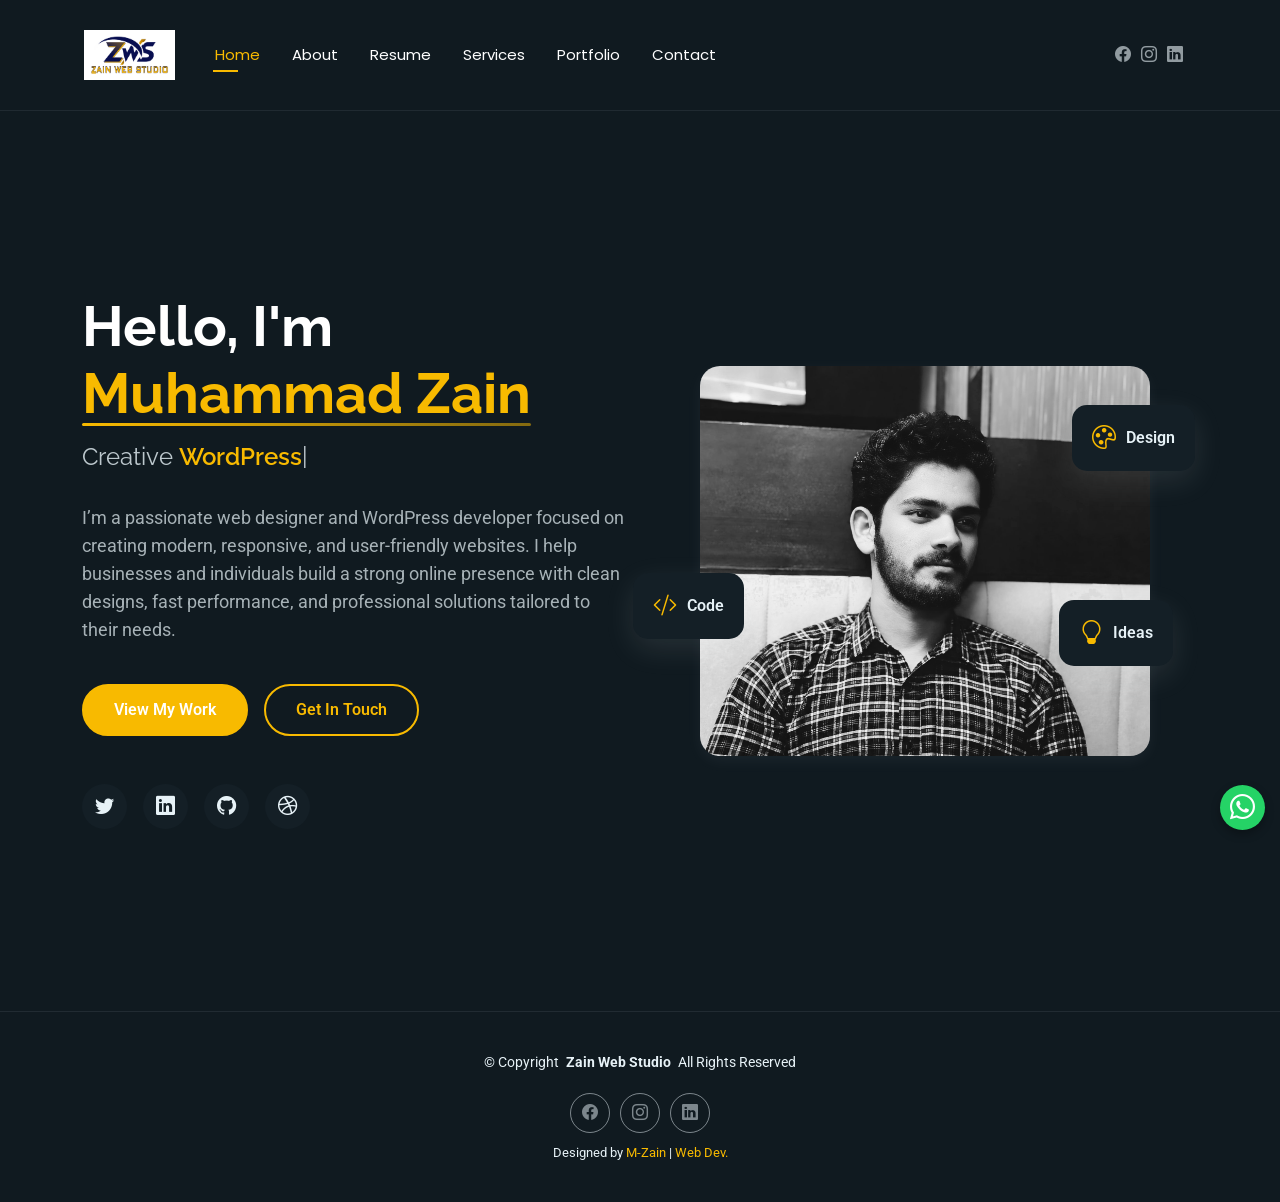
<file: index.html>
<!DOCTYPE html>
<html lang="en">

<head>
  <meta charset="utf-8">
  <meta content="width=device-width, initial-scale=1.0" name="viewport">
  <title>Home - Zain Web Studio</title>
  <meta name="description" content="">
  <meta name="keywords" content="">

  <!-- Favicons -->
  <link href="assets/img/webstudio logo.png" rel="icon">
  <link href="assets/img/weblogo.png" rel="apple-touch-icon">
  <!-- font awesome -->
<link rel="stylesheet" href="https://cdnjs.cloudflare.com/ajax/libs/font-awesome/6.5.1/css/all.min.css">
  <!-- Fonts -->
  <link href="https://fonts.googleapis.com" rel="preconnect">
  <link href="https://fonts.gstatic.com" rel="preconnect" crossorigin>
  <link href="https://fonts.googleapis.com/css2?family=Roboto:ital,wght@0,100;0,300;0,400;0,500;0,700;0,900;1,100;1,300;1,400;1,500;1,700;1,900&family=Poppins:ital,wght@0,100;0,200;0,300;0,400;0,500;0,600;0,700;0,800;0,900;1,100;1,200;1,300;1,400;1,500;1,600;1,700;1,800;1,900&family=Raleway:ital,wght@0,100;0,200;0,300;0,400;0,500;0,600;0,700;0,800;0,900;1,100;1,200;1,300;1,400;1,500;1,600;1,700;1,800;1,900&display=swap" rel="stylesheet">

  <!-- Vendor CSS Files -->
  <link href="assets/vendor/bootstrap/css/bootstrap.min.css" rel="stylesheet">
  <link href="assets/vendor/bootstrap-icons/bootstrap-icons.css" rel="stylesheet">
  <link href="assets/vendor/aos/aos.css" rel="stylesheet">
  <link href="assets/vendor/swiper/swiper-bundle.min.css" rel="stylesheet">
  <link href="assets/vendor/glightbox/css/glightbox.min.css" rel="stylesheet">

  <!-- Main CSS File -->
  <link href="assets/css/main.css" rel="stylesheet">

  <!-- =======================================================
  * Template Name: FolioOne
  * Template URL: https://bootstrapmade.com/folioone-bootstrap-portfolio-website-template/
  * Updated: Aug 23 2025 with Bootstrap v5.3.7
  * Author: BootstrapMade.com
  * License: https://bootstrapmade.com/license/
  ======================================================== -->
</head>

<body class="index-page">

  <header id="header" class="header d-flex align-items-center light-background sticky-top">
    <div class="container position-relative d-flex align-items-center justify-content-between">

      <!-- <a href="index.html" class="logo d-flex align-items-center me-auto me-xl-0">
      <img src="assets/img/logo.webp" alt="">
      <h1 class="sitename">FolioOne</h1> 
    </a> -->

      <nav id="navmenu" class="navmenu">
              <ul>
          <li><a href="index.html" class="logo"><img src="assets/img/weblogo.png" alt="zainwebstudio logo"></a></li>
          <li><a href="index.html" class="active">Home</a></li>
          <li><a href="about.html">About</a></li>
          <li><a href="resume.html">Resume</a></li>
          <li><a href="services.html">Services</a></li>
          <li><a href="portfolio.html">Portfolio</a></li>
          <!-- <li class="dropdown"><a href="#"><span>Dropdown</span> <i class="bi bi-chevron-down toggle-dropdown"></i></a> -->
            <!-- <ul>
              <li><a href="#">Dropdown 1</a></li>
              <li class="dropdown"><a href="#"><span>Deep Dropdown</span> <i class="bi bi-chevron-down toggle-dropdown"></i></a>
                <ul>
                  <li><a href="#">Deep Dropdown 1</a></li>
                  <li><a href="#">Deep Dropdown 2</a></li>
                  <li><a href="#">Deep Dropdown 3</a></li>
                  <li><a href="#">Deep Dropdown 4</a></li>
                  <li><a href="#">Deep Dropdown 5</a></li>
                </ul>
              </li>
              <li><a href="#">Dropdown 2</a></li>
              <li><a href="#">Dropdown 3</a></li>
              <li><a href="#">Dropdown 4</a></li>
            </ul> -->
          <!-- </li> -->
          <li><a href="contact.html">Contact</a></li>
        </ul>
        <i class="mobile-nav-toggle d-xl-none bi bi-list"></i>
      </nav>

      <div class="header-social-links">
        <!-- <a href="#" class="twitter"><i class="bi bi-twitter-x"></i></a> -->
        <a href="https://www.facebook.com/zainwebstudio" class="facebook"><i class="bi bi-facebook"></i></a>
        <a href="https://www.instagram.com/zainabbasidev/" class="instagram"><i class="bi bi-instagram"></i></a>
        <a href="https://www.linkedin.com/in/zain-abbas-9b0a0b1a8/" class="linkedin"><i class="bi bi-linkedin"></i></a>
      </div>

    </div>
  </header>

  <main class="main">

    <!-- Hero Section -->
    <section id="hero" class="hero section">

      <div class="container" data-aos="fade-up" data-aos-delay="100">

        <div class="row gy-4 align-items-center">
          <div class="col-lg-6 order-2 order-lg-1">
            <div class="hero-content">
              <h1 data-aos="fade-up" data-aos-delay="200">Hello, I'm <span class="highlight">Muhammad Zain</span></h1>
              <h2 data-aos="fade-up" data-aos-delay="300">Creative <span class="typed" data-typed-items="WordPress Expert, Web Developer, Freelancer, Online Business Builder, Online Store Developer"></span></h2>
              <p data-aos="fade-up" data-aos-delay="400">I’m a passionate web designer and WordPress developer focused on creating modern, responsive, and user-friendly websites. I help businesses and individuals build a strong online presence with clean designs, fast performance, and professional solutions tailored to their needs.</p>
              <div class="hero-actions" data-aos="fade-up" data-aos-delay="500">
                <a href="portfolio.html" class="btn btn-primary">View My Work</a>
                <a href="contact.html" class="btn btn-outline">Get In Touch</a>
              </div>
              <div class="social-links" data-aos="fade-up" data-aos-delay="600">
                <a href="#"><i class="bi bi-twitter"></i></a>
                <a href="#"><i class="bi bi-linkedin"></i></a>
                <a href="#"><i class="bi bi-github"></i></a>
                <a href="#"><i class="bi bi-dribbble"></i></a>
              </div>
            </div>
          </div>
          <div class="col-lg-6 order-1 order-lg-2">
            <div class="hero-image" data-aos="zoom-in" data-aos-delay="300">
              <div class="image-wrapper">
                <img src="assets/img/profile/dpz.jpeg" alt="Sarah Mitchell" class="img-fluid">
                <div class="floating-elements">
                  <div class="floating-card design" data-aos="fade-left" data-aos-delay="700">
                    <i class="bi bi-palette"></i>
                    <span>Design</span>
                  </div>
                  <div class="floating-card code" data-aos="fade-right" data-aos-delay="800">
                    <i class="bi bi-code-slash"></i>
                    <span>Code</span>
                  </div>
                  <div class="floating-card creativity" data-aos="fade-up" data-aos-delay="900">
                    <i class="bi bi-lightbulb"></i>
                    <span>Ideas</span>
                  </div>
                </div>
              </div>
            </div>
          </div>
        </div>

      </div>

    </section><!-- /Hero Section -->

  </main>

  <footer id="footer" class="footer">

    <div class="container">
      <div class="copyright text-center ">
        <p>© <span>Copyright</span> <strong class="px-1 sitename">Zain Web Studio</strong> <span>All Rights Reserved<br></span></p>
      </div>
      <div class="social-links d-flex justify-content-center">
        <!-- <a href=""><i class="bi bi-twitter-x"></i></a> -->
        <a href="https://www.facebook.com/zainwebstudio"><i class="bi bi-facebook"></i></a>
        <a href="https://www.instagram.com/zainabbasidev/"><i class="bi bi-instagram"></i></a>
        <a href=""><i class="bi bi-linkedin"></i></a>
      </div>
      <div class="credits">
        <!-- All the links in the footer should remain intact. -->
        <!-- You can delete the links only if you've purchased the pro version. -->
        <!-- Licensing information: https://bootstrapmade.com/license/ -->
        <!-- Purchase the pro version with working PHP/AJAX contact form: [buy-url] -->
        Designed by <a href="about.html">M-Zain</a> | <a href="#">Web Dev.</a>
      </div>
    </div>

  </footer>
  <!-- WhatsApp Button -->
<a href="https://wa.me/923471472986?text=Hello%20I%20want%20to%20discuss%20a%20website" 
   class="whatsapp-btn d-flex align-items-center justify-content-center" 
   target="_blank">

   <i class="bi bi-whatsapp"></i>

</a>
  <!-- Scroll Top -->
  <a href="#" id="scroll-top" class="scroll-top d-flex align-items-center justify-content-center"><i class="bi bi-arrow-up-short"></i></a>
  <!-- WhatsApp Floating Button -->
<!-- <a href="https://wa.me/923471472986" 
   class="whatsapp-float" 
   target="_blank">
    <i class="fab fa-whatsapp"></i>
</a> -->
          <!-- Auto Message: Hello, I want to discuss a website project. -->
<!-- href="https://wa.me/923471472986?text=Hello%20I%20want%20to%20discuss%20a%20website%20project" -->
  <!-- Preloader -->
  <div id="preloader"></div>

  <!-- Vendor JS Files -->
  <script src="assets/vendor/bootstrap/js/bootstrap.bundle.min.js"></script>
  <script src="assets/vendor/php-email-form/validate.js"></script>
  <script src="assets/vendor/aos/aos.js"></script>
  <script src="assets/vendor/typed.js/typed.umd.js"></script>
  <script src="assets/vendor/waypoints/noframework.waypoints.js"></script>
  <script src="assets/vendor/purecounter/purecounter_vanilla.js"></script>
  <script src="assets/vendor/swiper/swiper-bundle.min.js"></script>
  <script src="assets/vendor/imagesloaded/imagesloaded.pkgd.min.js"></script>
  <script src="assets/vendor/isotope-layout/isotope.pkgd.min.js"></script>
  <script src="assets/vendor/glightbox/js/glightbox.min.js"></script>

  <!-- Main JS File -->
  <script src="assets/js/main.js"></script>

</body>

</html>
</file>
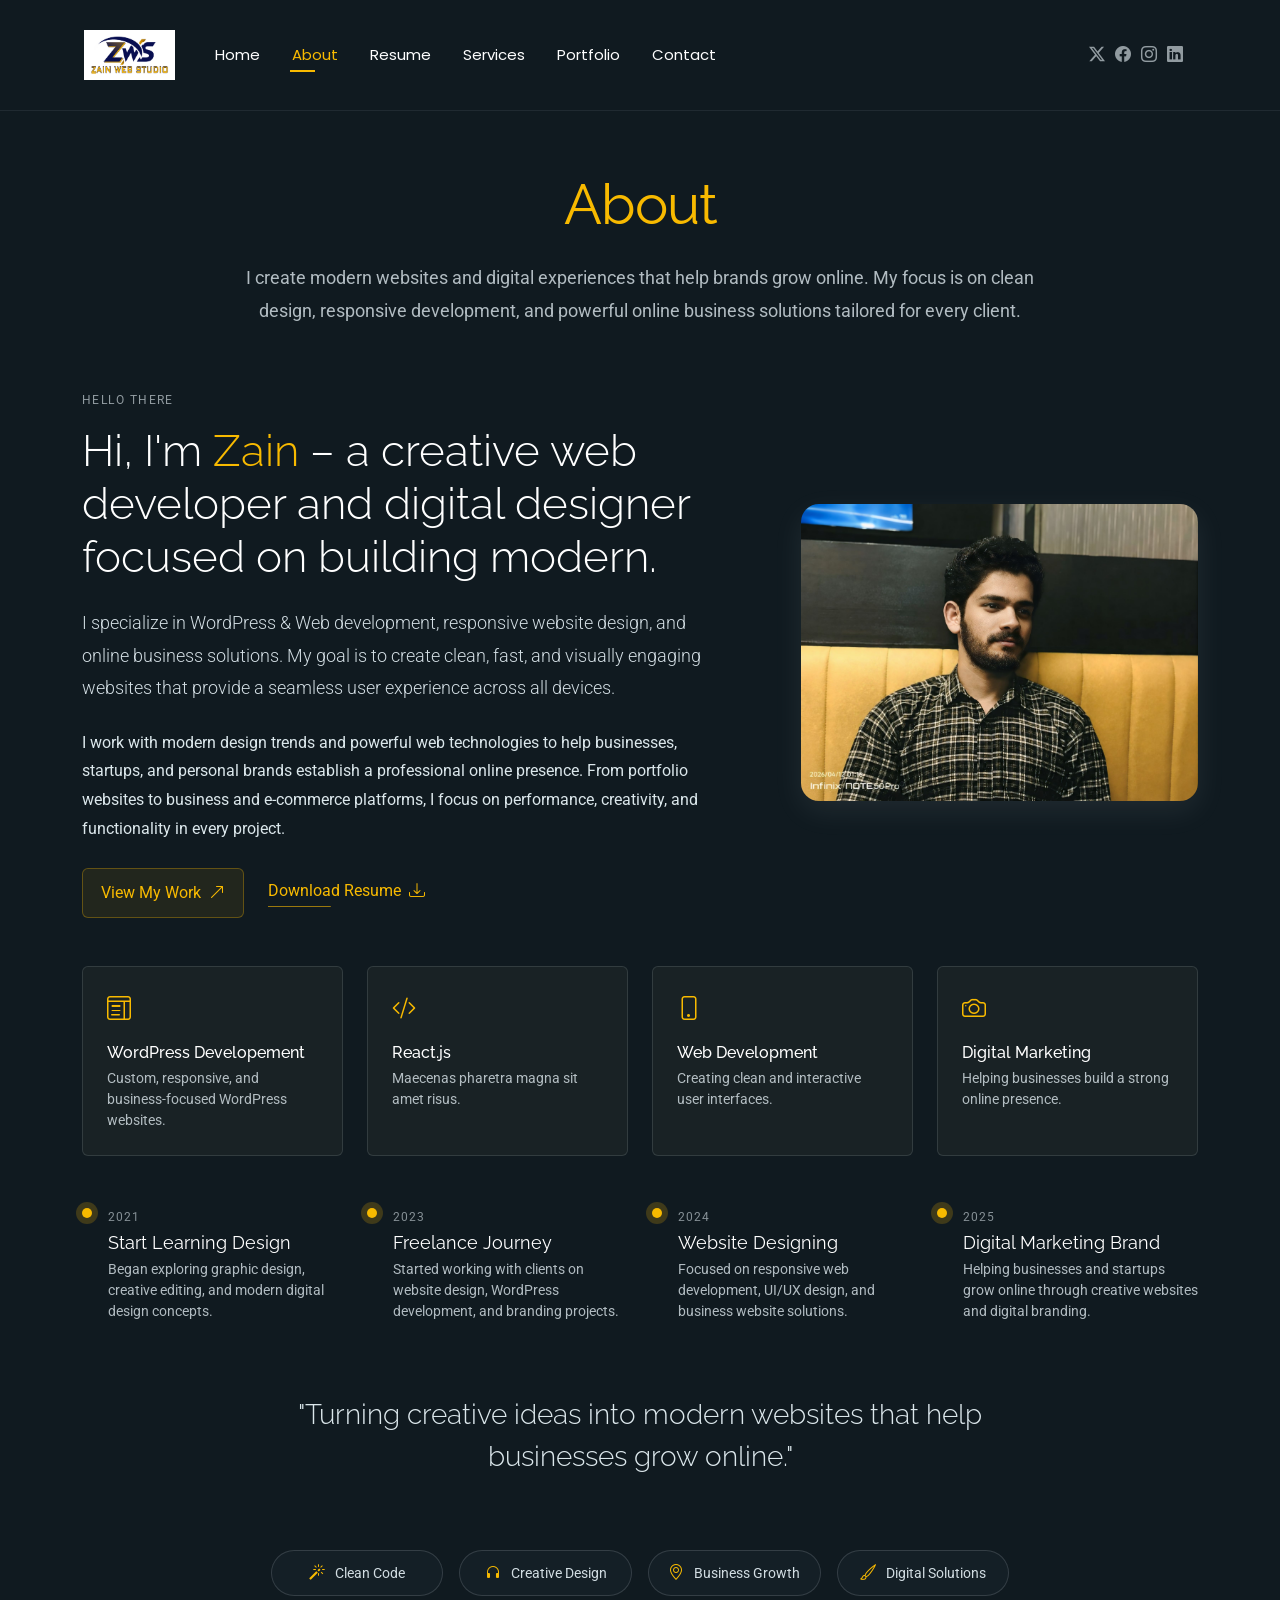
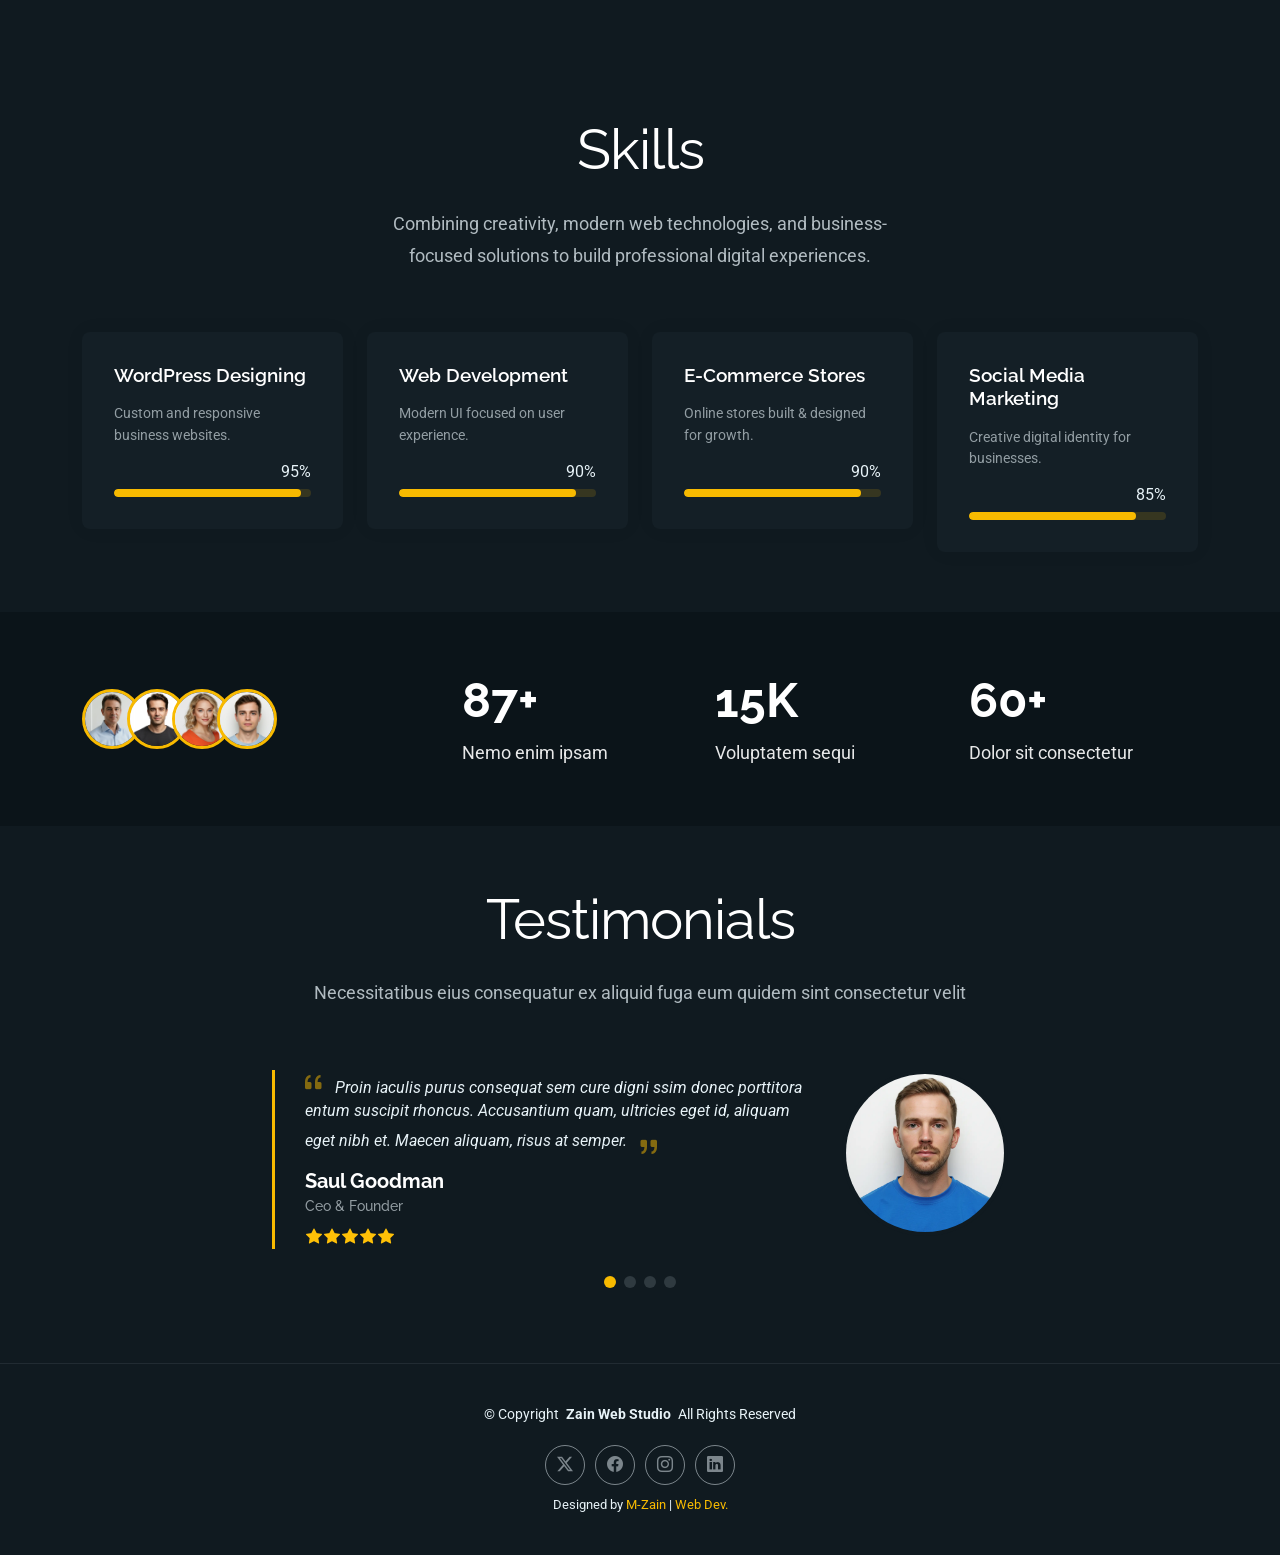
<file: about.html>
<!DOCTYPE html>
<html lang="en">

<head>
  <meta charset="utf-8">
  <meta content="width=device-width, initial-scale=1.0" name="viewport">
  <title>About - Zain Web Studio</title>
  <meta name="description" content="">
  <meta name="keywords" content="">

  <!-- Favicons -->
  <link href="assets/img/webstudio logo.png" rel="icon">
  <link href="assets/img/weblogo.png" rel="apple-touch-icon">

  <!-- Fonts -->
  <link href="https://fonts.googleapis.com" rel="preconnect">
  <link href="https://fonts.gstatic.com" rel="preconnect" crossorigin>
  <link href="https://fonts.googleapis.com/css2?family=Roboto:ital,wght@0,100;0,300;0,400;0,500;0,700;0,900;1,100;1,300;1,400;1,500;1,700;1,900&family=Poppins:ital,wght@0,100;0,200;0,300;0,400;0,500;0,600;0,700;0,800;0,900;1,100;1,200;1,300;1,400;1,500;1,600;1,700;1,800;1,900&family=Raleway:ital,wght@0,100;0,200;0,300;0,400;0,500;0,600;0,700;0,800;0,900;1,100;1,200;1,300;1,400;1,500;1,600;1,700;1,800;1,900&display=swap" rel="stylesheet">

  <!-- Vendor CSS Files -->
  <link href="assets/vendor/bootstrap/css/bootstrap.min.css" rel="stylesheet">
  <link href="assets/vendor/bootstrap-icons/bootstrap-icons.css" rel="stylesheet">
  <link href="assets/vendor/aos/aos.css" rel="stylesheet">
  <link href="assets/vendor/swiper/swiper-bundle.min.css" rel="stylesheet">
  <link href="assets/vendor/glightbox/css/glightbox.min.css" rel="stylesheet">

  <!-- Main CSS File -->
  <link href="assets/css/main.css" rel="stylesheet">

  <!-- =======================================================
  * Template Name: FolioOne
  * Template URL: https://bootstrapmade.com/folioone-bootstrap-portfolio-website-template/
  * Updated: Aug 23 2025 with Bootstrap v5.3.7
  * Author: BootstrapMade.com
  * License: https://bootstrapmade.com/license/
  ======================================================== -->
</head>

<body class="about-page">

  <header id="header" class="header d-flex align-items-center light-background sticky-top">
    <div class="container position-relative d-flex align-items-center justify-content-between">

      <!-- <a href="index.html" class="logo d-flex align-items-center me-auto me-xl-0">
      <img src="assets/img/logo.webp" alt="">
      <h1 class="sitename">FolioOne</h1> 
    </a> -->

      <nav id="navmenu" class="navmenu">
        <ul>
          <li><a href="index.html" class="logo"><img src="assets/img/weblogo.png" alt="zainwebstudio logo"></a></li>  
          <li><a href="index.html">Home</a></li>
          <li><a href="about.html" class="active">About</a></li>
          <li><a href="resume.html">Resume</a></li>
          <li><a href="services.html">Services</a></li>
          <li><a href="portfolio.html">Portfolio</a></li>
          <!-- <li class="dropdown"><a href="#"><span>Dropdown</span> <i class="bi bi-chevron-down toggle-dropdown"></i></a> -->
            <!-- <ul>
              <li><a href="#">Dropdown 1</a></li>
              <li class="dropdown"><a href="#"><span>Deep Dropdown</span> <i class="bi bi-chevron-down toggle-dropdown"></i></a>
                <ul>
                  <li><a href="#">Deep Dropdown 1</a></li>
                  <li><a href="#">Deep Dropdown 2</a></li>
                  <li><a href="#">Deep Dropdown 3</a></li>
                  <li><a href="#">Deep Dropdown 4</a></li>
                  <li><a href="#">Deep Dropdown 5</a></li>
                </ul>
              </li>
              <li><a href="#">Dropdown 2</a></li>
              <li><a href="#">Dropdown 3</a></li>
              <li><a href="#">Dropdown 4</a></li>
            </ul> -->
          </li>
          <li><a href="contact.html">Contact</a></li>
        </ul>
        <i class="mobile-nav-toggle d-xl-none bi bi-list"></i>
      </nav>

      <div class="header-social-links">
        <a href="#" class="twitter"><i class="bi bi-twitter-x"></i></a>
        <a href="#" class="facebook"><i class="bi bi-facebook"></i></a>
        <a href="#" class="instagram"><i class="bi bi-instagram"></i></a>
        <a href="#" class="linkedin"><i class="bi bi-linkedin"></i></a>
      </div>

    </div>
  </header>

  <main class="main">

    <!-- About Section -->
    <section id="about" class="about section">

      <!-- Section Title -->
      <div class="container section-title" data-aos="fade-up">
        <h2 style="color: #F8BA00;">About</h2>
        <p>I create modern websites and digital experiences that help brands grow online. My focus is on clean design, responsive development, and powerful online business solutions tailored for every client.</p>
      </div><!-- End Section Title -->

      <div class="container" data-aos="fade-up" data-aos-delay="100">

        <!-- Intro + Photo -->
        <div class="row align-items-center justify-content-between gy-5 mb-5">
          <div class="col-lg-7" data-aos="fade-right" data-aos-delay="150">
            <div class="intro-content">
              <span class="eyebrow">Hello there</span>
              <h2 class="headline">Hi, I'm <span style="color: #F8BA00;">Zain</span> – a creative web developer and digital designer focused on building modern.</h2>
              <p class="lead">
                I specialize in WordPress & Web development, responsive website design, and online business solutions. My goal is to create clean, fast, and visually engaging websites that provide a seamless user experience across all devices.
              </p>
              <p>
                I work with modern design trends and powerful web technologies to help businesses, startups, and personal brands establish a professional online presence. From portfolio websites to business and e-commerce platforms, I focus on performance, creativity, and functionality in every project.
              </p>

              <div class="cta-group">
                <a href="#portfolio" class="btn-ghost">
                  View My Work <i class="bi bi-arrow-up-right"></i>
                </a>
                <a href="#" class="link-underline">
                  Download Resume <i class="bi bi-download"></i>
                </a>
              </div>
            </div>
          </div>

          <div class="col-lg-5" data-aos="zoom-in" data-aos-delay="250">
            <figure class="profile-figure text-center text-lg-end">
              <img src="assets/img/profile/dp.jpeg" alt="Portrait of Alex" class="img-fluid profile-photo">
            </figure>
          </div>
        </div>
        <!-- End Intro + Photo -->

        <!-- Skills Grid -->
        <div class="mb-5">
          <div class="row g-4">
            <div class="col-6 col-md-4 col-lg-3" data-aos="fade-up" data-aos-delay="120">
              <div class="skill-item">
                <i class="bi bi-layout-text-window"></i>
                <h3>WordPress Developement</h3>
                <p>Custom, responsive, and business-focused WordPress websites.</p>
              </div>
            </div>
            <div class="col-6 col-md-4 col-lg-3" data-aos="fade-up" data-aos-delay="180">
              <div class="skill-item">
                <i class="bi bi-code-slash"></i>
                <h3>React.js</h3>
                <p>Maecenas pharetra magna sit amet risus.</p>
              </div>
            </div>
            <div class="col-6 col-md-4 col-lg-3" data-aos="fade-up" data-aos-delay="240">
              <div class="skill-item">
                <i class="bi bi-phone"></i>
                <h3>Web Development</h3>
                <p>Creating clean and interactive user interfaces.</p>
              </div>
            </div>
            <div class="col-6 col-md-4 col-lg-3" data-aos="fade-up" data-aos-delay="300">
              <div class="skill-item">
                <i class="bi bi-camera"></i>
                <h3>Digital Marketing</h3>
                <p>Helping businesses build a strong online presence.</p>
              </div>
            </div>
          </div>
        </div>
        <!-- End Skills Grid -->

        <!-- Journey Timeline -->
        <div class="mb-5">
          <div class="row g-4">
            <div class="col-md-6 col-lg-3" data-aos="fade-up" data-aos-delay="120">
              <article class="timeline-item">
                <span class="dot"></span>
                <time>2021</time>
                <h4>Start Learning Design</h4>
                <p>Began exploring graphic design, creative editing, and modern digital design concepts.</p>
              </article>
            </div>
            <div class="col-md-6 col-lg-3" data-aos="fade-up" data-aos-delay="180">
              <article class="timeline-item">
                <span class="dot"></span>
                <time>2023</time>
                <h4>Freelance Journey</h4>
                <p>Started working with clients on website design, WordPress development, and branding projects.</p>
              </article>
            </div>
            <div class="col-md-6 col-lg-3" data-aos="fade-up" data-aos-delay="240">
              <article class="timeline-item">
                <span class="dot"></span>
                <time>2024</time>
                <h4>Website Designing</h4>
                <p>Focused on responsive web development, UI/UX design, and business website solutions.</p>
              </article>
            </div>
            <div class="col-md-6 col-lg-3" data-aos="fade-up" data-aos-delay="300">
              <article class="timeline-item">
                <span class="dot"></span>
                <time>2025</time>
                <h4>Digital Marketing Brand</h4>
                <p>Helping businesses and startups grow online through creative websites and digital branding.</p>
              </article>
            </div>
          </div>
        </div>
        <!-- End Journey Timeline -->

        <!-- Quote -->
        <blockquote class="personal-quote text-center mb-5" data-aos="fade-down" data-aos-delay="200">
          <p>"Turning creative ideas into modern websites that help businesses grow online."</p>
        </blockquote>
        <!-- End Quote -->

        <!-- Fun Facts -->
        <div class="row g-3 justify-content-center">
          <div class="col-6 col-md-3 col-lg-2" data-aos="zoom-in" data-aos-delay="120">
            <div class="fact-pill">
              <i class="bi bi-magic"></i>
              <span>Clean Code</span>
            </div>
          </div>
          <div class="col-6 col-md-3 col-lg-2" data-aos="zoom-in" data-aos-delay="160">
            <div class="fact-pill">
              <i class="bi bi-headphones"></i>
              <span>Creative Design</span>
            </div>
          </div>
          <div class="col-6 col-md-3 col-lg-2" data-aos="zoom-in" data-aos-delay="200">
            <div class="fact-pill">
              <i class="bi bi-geo-alt"></i>
              <span>Business Growth</span>
            </div>
          </div>
          <div class="col-6 col-md-3 col-lg-2" data-aos="zoom-in" data-aos-delay="240">
            <div class="fact-pill">
              <i class="bi bi-brush"></i>
              <span>Digital Solutions</span>
            </div>
          </div>
        </div>
        <!-- End Fun Facts -->

      </div>

    </section><!-- /About Section -->

    <!-- Skills Section -->
    <section id="skills" class="skills section">

      <!-- Section Title -->
      <div class="container section-title" data-aos="fade-up">
        <h2>Skills</h2>
        <p>Combining creativity, modern web technologies, and business-focused solutions to build professional digital experiences.</p>
      </div><!-- End Section Title -->

      <div class="container" data-aos="fade-up" data-aos-delay="100">

        <div class="row g-4 skills-animation">

          <div class="col-md-6 col-lg-3" data-aos="fade-up" data-aos-delay="100">
            <div class="skill-box">
              <h3>WordPress Designing</h3>
              <p>Custom and responsive business websites.</p>
              <span class="text-end d-block">95%</span>
              <div class="progress">
                <div class="progress-bar" role="progressbar" aria-valuenow="95" aria-valuemin="0" aria-valuemax="100"></div>
              </div>
            </div>
          </div>

          <div class="col-md-6 col-lg-3" data-aos="fade-up" data-aos-delay="200">
            <div class="skill-box">
              <h3>Web Development</h3>
              <p>Modern UI focused on user experience.</p>
              <span class="text-end d-block">90%</span>
              <div class="progress">
                <div class="progress-bar" role="progressbar" aria-valuenow="90" aria-valuemin="0" aria-valuemax="100"></div>
              </div>
            </div>
          </div>

          <div class="col-md-6 col-lg-3" data-aos="fade-up" data-aos-delay="300">
            <div class="skill-box">
              <h3>E-Commerce Stores</h3>
              <p>Online stores built & designed for growth.</p>
              <span class="text-end d-block">90%</span>
              <div class="progress">
                <div class="progress-bar" role="progressbar" aria-valuenow="90" aria-valuemin="0" aria-valuemax="100"></div>
              </div>
            </div>
          </div>

          <div class="col-md-6 col-lg-3" data-aos="fade-up" data-aos-delay="400">
            <div class="skill-box">
              <h3>Social Media Marketing</h3>
              <p>Creative digital identity for businesses.</p>
              <span class="text-end d-block">85%</span>
              <div class="progress">
                <div class="progress-bar" role="progressbar" aria-valuenow="85" aria-valuemin="0" aria-valuemax="100">
                </div>
              </div>
            </div>
          </div>

        </div>

      </div>

    </section><!-- /Skills Section -->

    <!-- Stats Section -->
    <section id="stats" class="stats section dark-background">

      <div class="container" data-aos="fade-up" data-aos-delay="100">

        <div class="row align-items-center">
          <div class="col-lg-4" data-aos="fade-up" data-aos-delay="200">
            <div class="avatars d-flex align-items-center">
              <img src="assets/img/person/person-m-2.webp" alt="Avatar 1" class="rounded-circle" loading="lazy">
              <img src="assets/img/person/person-m-3.webp" alt="Avatar 2" class="rounded-circle" loading="lazy">
              <img src="assets/img/person/person-f-5.webp" alt="Avatar 3" class="rounded-circle" loading="lazy">
              <img src="assets/img/person/person-m-5.webp" alt="Avatar 4" class="rounded-circle" loading="lazy">
            </div>
          </div>

          <div class="col-lg-8">
            <div class="row counters">
              <div class="col-md-4" data-aos="fade-up" data-aos-delay="300">
                <h2><span data-purecounter-start="0" data-purecounter-end="185" data-purecounter-duration="1" class="purecounter"></span>+</h2>
                <p>Nemo enim ipsam</p>
              </div>

              <div class="col-md-4" data-aos="fade-up" data-aos-delay="400">
                <h2><span data-purecounter-start="0" data-purecounter-end="32" data-purecounter-duration="1" class="purecounter"></span>K</h2>
                <p>Voluptatem sequi</p>
              </div>

              <div class="col-md-4" data-aos="fade-up" data-aos-delay="500">
                <h2><span data-purecounter-start="0" data-purecounter-end="128" data-purecounter-duration="1" class="purecounter"></span>+</h2>
                <p>Dolor sit consectetur</p>
              </div>
            </div>
          </div>
        </div>
      </div>

    </section><!-- /Stats Section -->

    <!-- Testimonials Section -->
    <section id="testimonials" class="testimonials section">

      <!-- Section Title -->
      <div class="container section-title" data-aos="fade-up">
        <h2>Testimonials</h2>
        <p>Necessitatibus eius consequatur ex aliquid fuga eum quidem sint consectetur velit</p>
      </div><!-- End Section Title -->

      <div class="container" data-aos="fade-up" data-aos-delay="100">

        <div class="swiper init-swiper">
          <script type="application/json" class="swiper-config">
            {
              "loop": true,
              "speed": 600,
              "autoplay": {
                "delay": 5000
              },
              "slidesPerView": "auto",
              "pagination": {
                "el": ".swiper-pagination",
                "type": "bullets",
                "clickable": true
              }
            }
          </script>
          <div class="swiper-wrapper">

            <div class="swiper-slide">
              <div class="testimonial-item">
                <div class="row gy-4 justify-content-center">
                  <div class="col-lg-6">
                    <div class="testimonial-content">
                      <p>
                        <i class="bi bi-quote quote-icon-left"></i>
                        <span>Proin iaculis purus consequat sem cure digni ssim donec porttitora entum suscipit rhoncus. Accusantium quam, ultricies eget id, aliquam eget nibh et. Maecen aliquam, risus at semper.</span>
                        <i class="bi bi-quote quote-icon-right"></i>
                      </p>
                      <h3>Saul Goodman</h3>
                      <h4>Ceo &amp; Founder</h4>
                      <div class="stars">
                        <i class="bi bi-star-fill"></i><i class="bi bi-star-fill"></i><i class="bi bi-star-fill"></i><i class="bi bi-star-fill"></i><i class="bi bi-star-fill"></i>
                      </div>
                    </div>
                  </div>
                  <div class="col-lg-2 text-center">
                    <img src="assets/img/person/person-m-9.webp" class="img-fluid testimonial-img" alt="">
                  </div>
                </div>
              </div>
            </div><!-- End testimonial item -->

            <div class="swiper-slide">
              <div class="testimonial-item">
                <div class="row gy-4 justify-content-center">
                  <div class="col-lg-6">
                    <div class="testimonial-content">
                      <p>
                        <i class="bi bi-quote quote-icon-left"></i>
                        <span>Export tempor illum tamen malis malis eram quae irure esse labore quem cillum quid cillum eram malis quorum velit fore eram velit sunt aliqua noster fugiat irure amet legam anim culpa.</span>
                        <i class="bi bi-quote quote-icon-right"></i>
                      </p>
                      <h3>Sara Wilsson</h3>
                      <h4>Designer</h4>
                      <div class="stars">
                        <i class="bi bi-star-fill"></i><i class="bi bi-star-fill"></i><i class="bi bi-star-fill"></i><i class="bi bi-star-fill"></i><i class="bi bi-star-fill"></i>
                      </div>
                    </div>
                  </div>
                  <div class="col-lg-2 text-center">
                    <img src="assets/img/person/person-f-5.webp" class="img-fluid testimonial-img" alt="">
                  </div>
                </div>
              </div>
            </div><!-- End testimonial item -->

            <div class="swiper-slide">
              <div class="testimonial-item">
                <div class="row gy-4 justify-content-center">
                  <div class="col-lg-6">
                    <div class="testimonial-content">
                      <p>
                        <i class="bi bi-quote quote-icon-left"></i>
                        <span>Enim nisi quem export duis labore cillum quae magna enim sint quorum nulla quem veniam duis minim tempor labore quem eram duis noster aute amet eram fore quis sint minim.</span>
                        <i class="bi bi-quote quote-icon-right"></i>
                      </p>
                      <h3>Jena Karlis</h3>
                      <h4>Store Owner</h4>
                      <div class="stars">
                        <i class="bi bi-star-fill"></i><i class="bi bi-star-fill"></i><i class="bi bi-star-fill"></i><i class="bi bi-star-fill"></i><i class="bi bi-star-fill"></i>
                      </div>
                    </div>
                  </div>
                  <div class="col-lg-2 text-center">
                    <img src="assets/img/person/person-f-12.webp" class="img-fluid testimonial-img" alt="">
                  </div>
                </div>
              </div>
            </div><!-- End testimonial item -->

            <div class="swiper-slide">
              <div class="testimonial-item">
                <div class="row gy-4 justify-content-center">
                  <div class="col-lg-6">
                    <div class="testimonial-content">
                      <p>
                        <i class="bi bi-quote quote-icon-left"></i>
                        <span>Fugiat enim eram quae cillum dolore dolor amet nulla culpa multos export minim fugiat minim velit minim dolor enim duis veniam ipsum anim magna sunt elit fore quem dolore labore illum veniam.</span>
                        <i class="bi bi-quote quote-icon-right"></i>
                      </p>
                      <h3>John Larson</h3>
                      <h4>Entrepreneur</h4>
                      <div class="stars">
                        <i class="bi bi-star-fill"></i><i class="bi bi-star-fill"></i><i class="bi bi-star-fill"></i><i class="bi bi-star-fill"></i><i class="bi bi-star-fill"></i>
                      </div>
                    </div>
                  </div>
                  <div class="col-lg-2 text-center">
                    <img src="assets/img/person/person-m-12.webp" class="img-fluid testimonial-img" alt="">
                  </div>
                </div>
              </div>
            </div><!-- End testimonial item -->

          </div>
          <div class="swiper-pagination"></div>
        </div>

      </div>

    </section><!-- /Testimonials Section -->

  </main>

  <footer id="footer" class="footer">

    <div class="container">
      <div class="copyright text-center ">
        <p>© <span>Copyright</span> <strong class="px-1 sitename">Zain Web Studio</strong> <span>All Rights Reserved<br></span></p>
      </div>
      <div class="social-links d-flex justify-content-center">
        <a href=""><i class="bi bi-twitter-x"></i></a>
        <a href=""><i class="bi bi-facebook"></i></a>
        <a href=""><i class="bi bi-instagram"></i></a>
        <a href=""><i class="bi bi-linkedin"></i></a>
      </div>
      <div class="credits">
        <!-- All the links in the footer should remain intact. -->
        <!-- You can delete the links only if you've purchased the pro version. -->
        <!-- Licensing information: https://bootstrapmade.com/license/ -->
        <!-- Purchase the pro version with working PHP/AJAX contact form: [buy-url] -->
        Designed by <a href="index.html">M-Zain</a> | <a href="#">Web Dev.</a>
      </div>
    </div>

  </footer>

  <!-- Scroll Top -->
  <a href="#" id="scroll-top" class="scroll-top d-flex align-items-center justify-content-center"><i class="bi bi-arrow-up-short"></i></a>

  <!-- Preloader -->
  <div id="preloader"></div>

  <!-- Vendor JS Files -->
  <script src="assets/vendor/bootstrap/js/bootstrap.bundle.min.js"></script>
  <script src="assets/vendor/php-email-form/validate.js"></script>
  <script src="assets/vendor/aos/aos.js"></script>
  <script src="assets/vendor/typed.js/typed.umd.js"></script>
  <script src="assets/vendor/waypoints/noframework.waypoints.js"></script>
  <script src="assets/vendor/purecounter/purecounter_vanilla.js"></script>
  <script src="assets/vendor/swiper/swiper-bundle.min.js"></script>
  <script src="assets/vendor/imagesloaded/imagesloaded.pkgd.min.js"></script>
  <script src="assets/vendor/isotope-layout/isotope.pkgd.min.js"></script>
  <script src="assets/vendor/glightbox/js/glightbox.min.js"></script>

  <!-- Main JS File -->
  <script src="assets/js/main.js"></script>

</body>

</html>
</file>
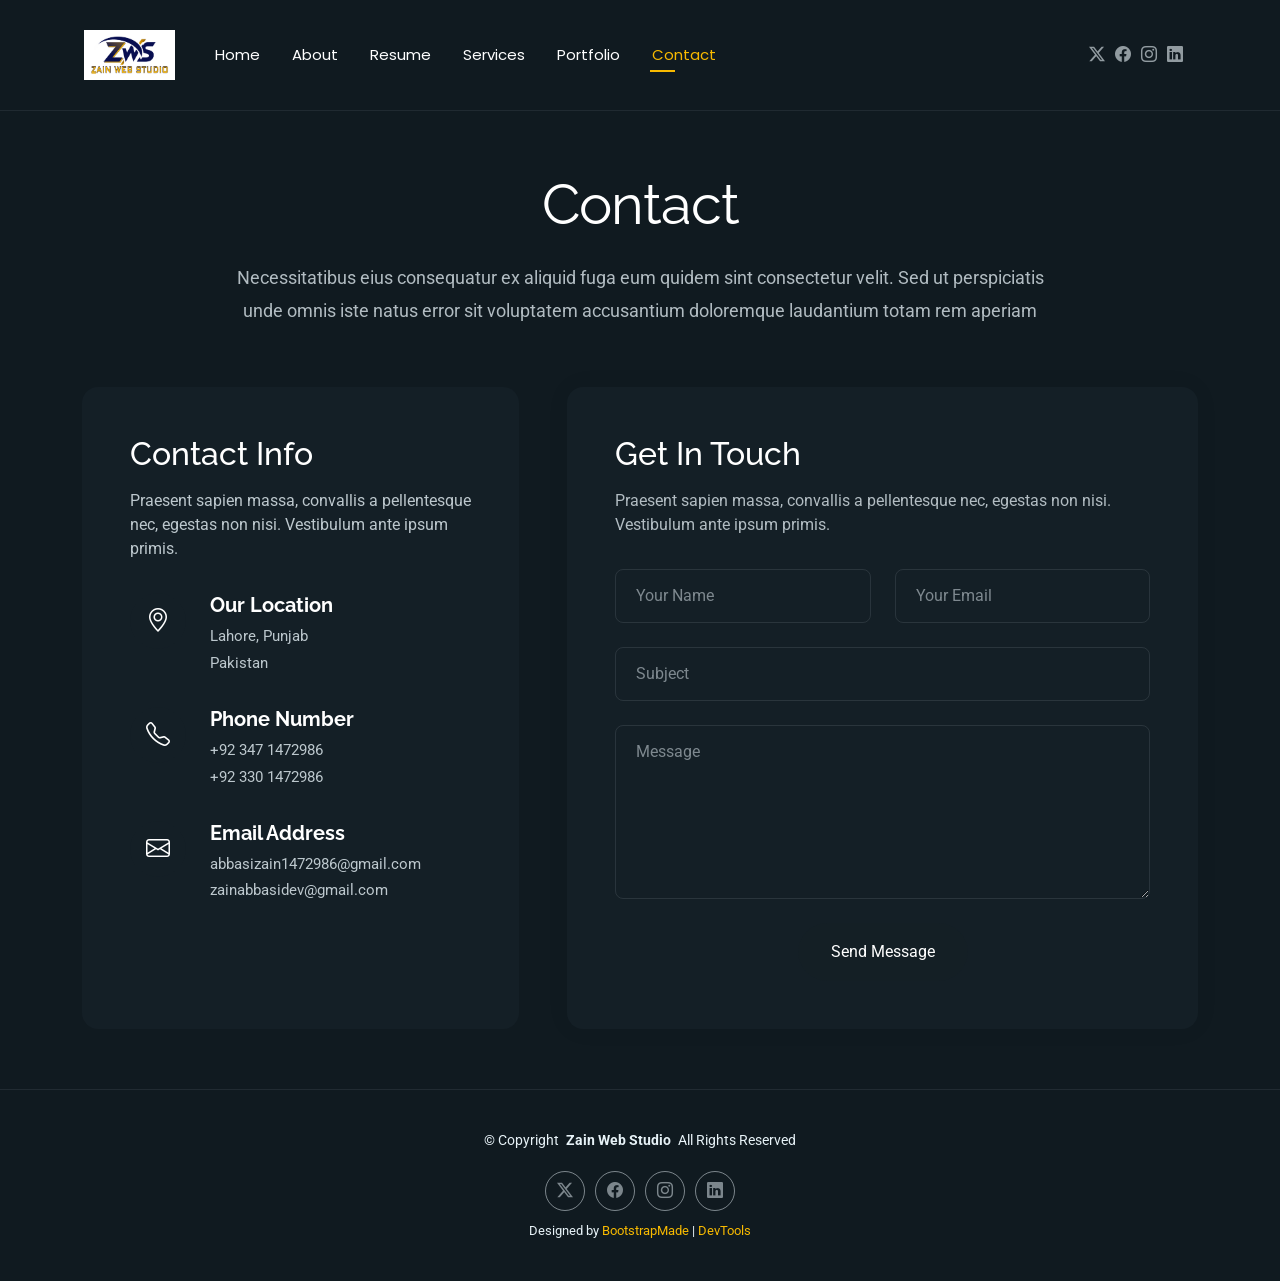
<file: contact.html>
<!DOCTYPE html>
<html lang="en">

<head>
  <meta charset="utf-8">
  <meta content="width=device-width, initial-scale=1.0" name="viewport">
  <title>Contact - Zain Web Studio</title>
  <meta name="description" content="">
  <meta name="keywords" content="">

  <!-- Favicons -->
  <link href="assets/img/webstudio logo.png" rel="icon">
  <link href="assets/img/weblogo.png" rel="apple-touch-icon">

  <!-- Fonts -->
  <link href="https://fonts.googleapis.com" rel="preconnect">
  <link href="https://fonts.gstatic.com" rel="preconnect" crossorigin>
  <link href="https://fonts.googleapis.com/css2?family=Roboto:ital,wght@0,100;0,300;0,400;0,500;0,700;0,900;1,100;1,300;1,400;1,500;1,700;1,900&family=Poppins:ital,wght@0,100;0,200;0,300;0,400;0,500;0,600;0,700;0,800;0,900;1,100;1,200;1,300;1,400;1,500;1,600;1,700;1,800;1,900&family=Raleway:ital,wght@0,100;0,200;0,300;0,400;0,500;0,600;0,700;0,800;0,900;1,100;1,200;1,300;1,400;1,500;1,600;1,700;1,800;1,900&display=swap" rel="stylesheet">

  <!-- Vendor CSS Files -->
  <link href="assets/vendor/bootstrap/css/bootstrap.min.css" rel="stylesheet">
  <link href="assets/vendor/bootstrap-icons/bootstrap-icons.css" rel="stylesheet">
  <link href="assets/vendor/aos/aos.css" rel="stylesheet">
  <link href="assets/vendor/swiper/swiper-bundle.min.css" rel="stylesheet">
  <link href="assets/vendor/glightbox/css/glightbox.min.css" rel="stylesheet">

  <!-- Main CSS File -->
  <link href="assets/css/main.css" rel="stylesheet">

  <!-- =======================================================
  * Template Name: FolioOne
  * Template URL: https://bootstrapmade.com/folioone-bootstrap-portfolio-website-template/
  * Updated: Aug 23 2025 with Bootstrap v5.3.7
  * Author: BootstrapMade.com
  * License: https://bootstrapmade.com/license/
  ======================================================== -->
</head>

<body class="contact-page">

  <header id="header" class="header d-flex align-items-center light-background sticky-top">
    <div class="container position-relative d-flex align-items-center justify-content-between">

      <!-- <a href="index.html" class="logo d-flex align-items-center me-auto me-xl-0">
      <img src="assets/img/logo.webp" alt="">
      <h1 class="sitename">FolioOne</h1> 
    </a> -->

      <nav id="navmenu" class="navmenu">
        <ul>
          <li><a href="index.html" class="logo"><img src="assets/img/weblogo.png" alt="zainwebstudio logo"></a></li>
          <li><a href="index.html">Home</a></li>
          <li><a href="about.html">About</a></li>
          <li><a href="resume.html">Resume</a></li>
          <li><a href="services.html">Services</a></li>
          <li><a href="portfolio.html">Portfolio</a></li>
          <!-- <li class="dropdown"><a href="#"><span>Dropdown</span> <i class="bi bi-chevron-down toggle-dropdown"></i></a>
            <ul>
              <li><a href="#">Dropdown 1</a></li>
              <li class="dropdown"><a href="#"><span>Deep Dropdown</span> <i class="bi bi-chevron-down toggle-dropdown"></i></a> -->
                <!-- <ul>
                  <li><a href="#">Deep Dropdown 1</a></li>
                  <li><a href="#">Deep Dropdown 2</a></li>
                  <li><a href="#">Deep Dropdown 3</a></li>
                  <li><a href="#">Deep Dropdown 4</a></li>
                  <li><a href="#">Deep Dropdown 5</a></li>
                </ul>
              </li>
              <li><a href="#">Dropdown 2</a></li>
              <li><a href="#">Dropdown 3</a></li>
              <li><a href="#">Dropdown 4</a></li>
            </ul> -->
          </li>
          <li><a href="contact.html" class="active">Contact</a></li>
        </ul>
        <i class="mobile-nav-toggle d-xl-none bi bi-list"></i>
      </nav>

      <div class="header-social-links">
        <a href="#" class="twitter"><i class="bi bi-twitter-x"></i></a>
        <a href="#" class="facebook"><i class="bi bi-facebook"></i></a>
        <a href="#" class="instagram"><i class="bi bi-instagram"></i></a>
        <a href="#" class="linkedin"><i class="bi bi-linkedin"></i></a>
      </div>

    </div>
  </header>

  <main class="main">

    <!-- Contact Section -->
    <section id="contact" class="contact section">

      <!-- Section Title -->
      <div class="container section-title" data-aos="fade-up">
        <h2>Contact</h2>
        <p>Necessitatibus eius consequatur ex aliquid fuga eum quidem sint consectetur velit. Sed ut perspiciatis unde omnis iste natus error sit voluptatem accusantium doloremque laudantium totam rem aperiam</p>
      </div><!-- End Section Title -->

      <div class="container" data-aos="fade-up" data-aos-delay="100">

        <div class="row g-4 g-lg-5">
          <div class="col-lg-5">
            <div class="info-box" data-aos="fade-up" data-aos-delay="200">
              <h3>Contact Info</h3>
              <p>Praesent sapien massa, convallis a pellentesque nec, egestas non nisi. Vestibulum ante ipsum primis.</p>

              <div class="info-item" data-aos="fade-up" data-aos-delay="300">
                <div class="icon-box">
                  <i class="bi bi-geo-alt"></i>
                </div>
                <div class="content">
                  <h4>Our Location</h4>
                  <p>Lahore, Punjab</p>
                  <p>Pakistan</p>
                </div>
              </div>

              <div class="info-item" data-aos="fade-up" data-aos-delay="400">
                <div class="icon-box">
                  <i class="bi bi-telephone"></i>
                </div>
                <div class="content">
                  <h4>Phone Number</h4>
                  <p>+92 347 1472986</p>
                  <p>+92 330 1472986</p>
                </div>
              </div>

              <div class="info-item" data-aos="fade-up" data-aos-delay="500">
                <div class="icon-box">
                  <i class="bi bi-envelope"></i>
                </div>
                <div class="content">
                  <h4>Email Address</h4>
                  <p>abbasizain1472986@gmail.com</p>
                  <p>zainabbasidev@gmail.com</p>
                </div>
              </div>
            </div>
          </div>

          <div class="col-lg-7">
            <div class="contact-form" data-aos="fade-up" data-aos-delay="300">
              <h3>Get In Touch</h3>
              <p>Praesent sapien massa, convallis a pellentesque nec, egestas non nisi. Vestibulum ante ipsum primis.</p>

              <form action="forms/contact.php" method="post" class="php-email-form" data-aos="fade-up" data-aos-delay="200">
                <div class="row gy-4">

                  <div class="col-md-6">
                    <input type="text" name="name" class="form-control" placeholder="Your Name" required="">
                  </div>

                  <div class="col-md-6 ">
                    <input type="email" class="form-control" name="email" placeholder="Your Email" required="">
                  </div>

                  <div class="col-12">
                    <input type="text" class="form-control" name="subject" placeholder="Subject" required="">
                  </div>

                  <div class="col-12">
                    <textarea class="form-control" name="message" rows="6" placeholder="Message" required=""></textarea>
                  </div>

                  <div class="col-12 text-center">
                    <div class="loading">Loading</div>
                    <div class="error-message"></div>
                    <div class="sent-message">Your message has been sent. Thank you!</div>

                    <button type="submit" class="btn">Send Message</button>
                  </div>

                </div>
              </form>

            </div>
          </div>

        </div>

      </div>

    </section><!-- /Contact Section -->

  </main>

  <footer id="footer" class="footer">

    <div class="container">
      <div class="copyright text-center ">
        <p>© <span>Copyright</span> <strong class="px-1 sitename">Zain Web Studio</strong> <span>All Rights Reserved<br></span></p>
      </div>
      <div class="social-links d-flex justify-content-center">
        <a href=""><i class="bi bi-twitter-x"></i></a>
        <a href=""><i class="bi bi-facebook"></i></a>
        <a href=""><i class="bi bi-instagram"></i></a>
        <a href=""><i class="bi bi-linkedin"></i></a>
      </div>
      <div class="credits">
        <!-- All the links in the footer should remain intact. -->
        <!-- You can delete the links only if you've purchased the pro version. -->
        <!-- Licensing information: https://bootstrapmade.com/license/ -->
        <!-- Purchase the pro version with working PHP/AJAX contact form: [buy-url] -->
        Designed by <a href="https://bootstrapmade.com/">BootstrapMade</a> | <a href="https://bootstrapmade.com/tools/">DevTools</a>
      </div>
    </div>

  </footer>

  <!-- Scroll Top -->
  <a href="#" id="scroll-top" class="scroll-top d-flex align-items-center justify-content-center"><i class="bi bi-arrow-up-short"></i></a>

  <!-- Preloader -->
  <div id="preloader"></div>

  <!-- Vendor JS Files -->
  <script src="assets/vendor/bootstrap/js/bootstrap.bundle.min.js"></script>
  <script src="assets/vendor/php-email-form/validate.js"></script>
  <script src="assets/vendor/aos/aos.js"></script>
  <script src="assets/vendor/typed.js/typed.umd.js"></script>
  <script src="assets/vendor/waypoints/noframework.waypoints.js"></script>
  <script src="assets/vendor/purecounter/purecounter_vanilla.js"></script>
  <script src="assets/vendor/swiper/swiper-bundle.min.js"></script>
  <script src="assets/vendor/imagesloaded/imagesloaded.pkgd.min.js"></script>
  <script src="assets/vendor/isotope-layout/isotope.pkgd.min.js"></script>
  <script src="assets/vendor/glightbox/js/glightbox.min.js"></script>

  <!-- Main JS File -->
  <script src="assets/js/main.js"></script>

</body>

</html>
</file>
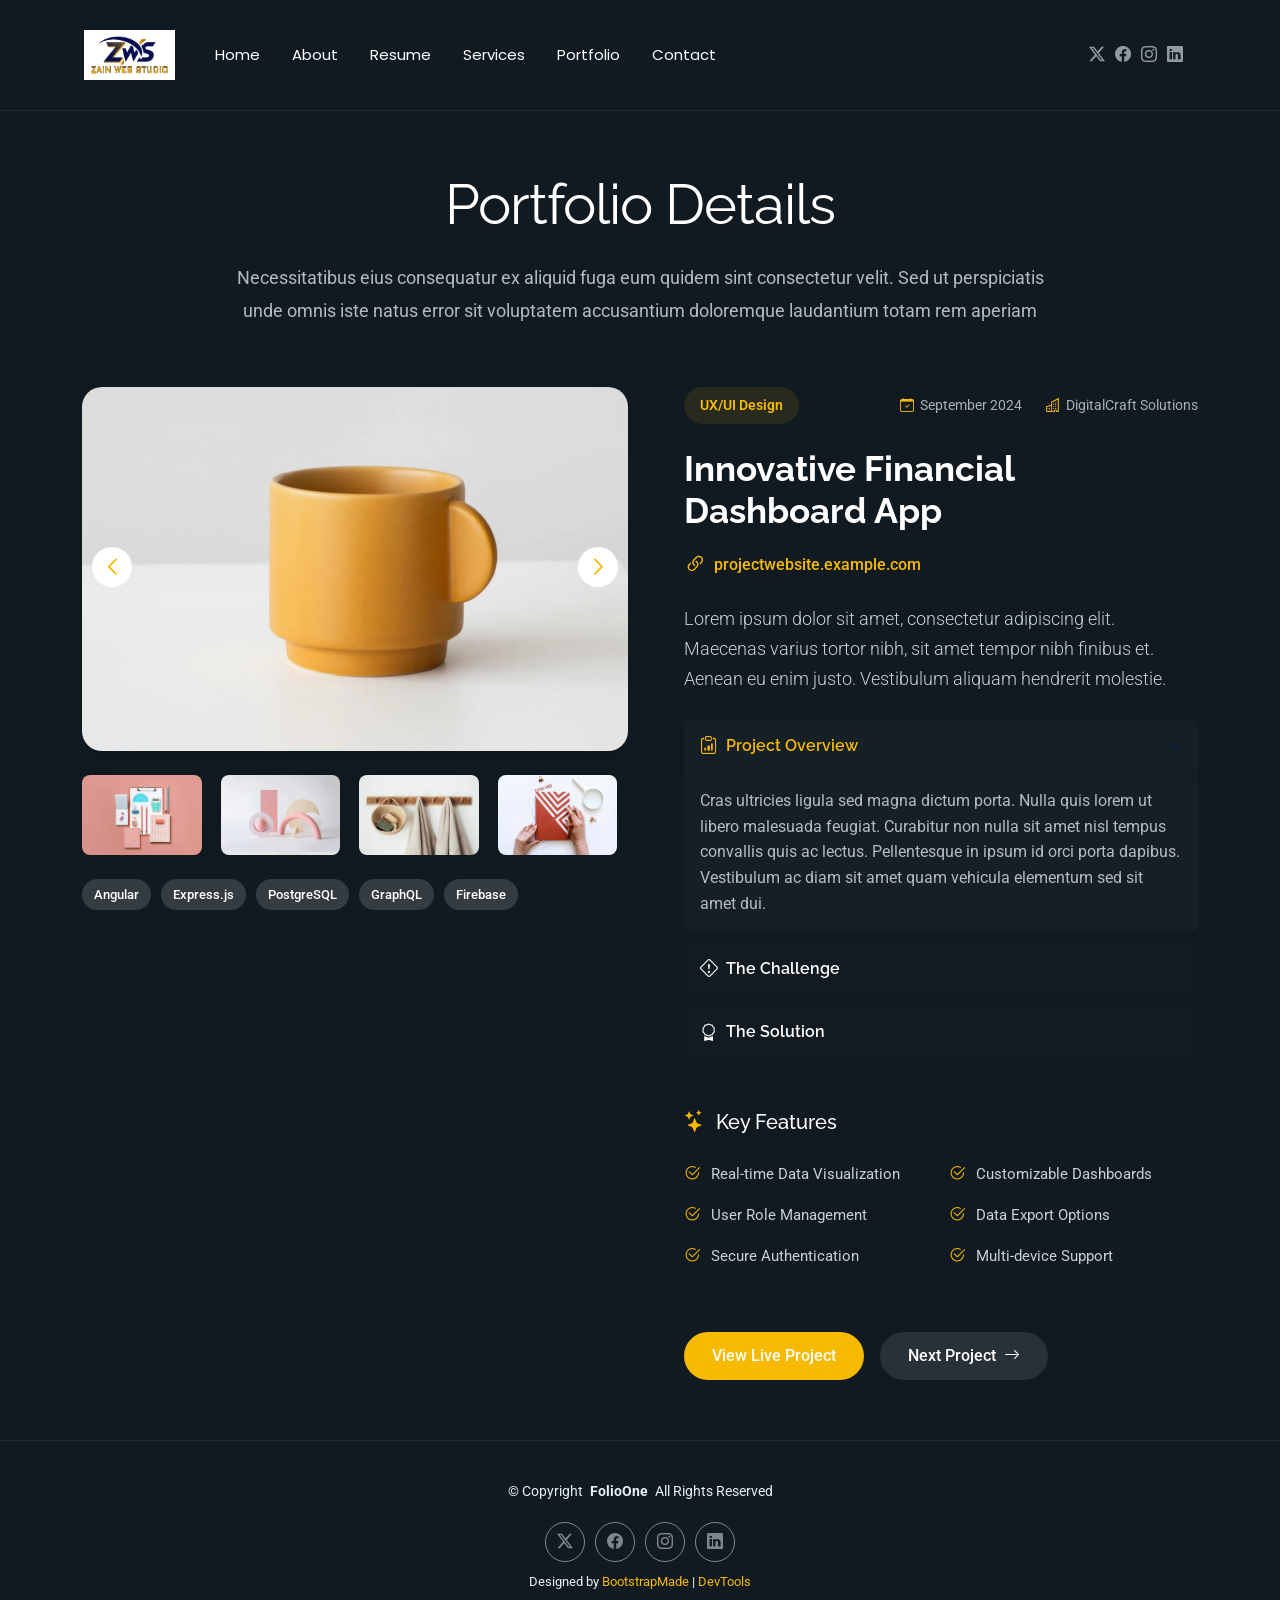
<file: portfolio-details.html>
<!DOCTYPE html>
<html lang="en">

<head>
  <meta charset="utf-8">
  <meta content="width=device-width, initial-scale=1.0" name="viewport">
  <title>Portfolio Details - Zain Web Studio</title>
  <meta name="description" content="">
  <meta name="keywords" content="">

  <!-- Favicons -->
  <link href="assets/img/webstudio logo.png" rel="icon">
  <link href="assets/img/weblogo.png" rel="apple-touch-icon">

  <!-- Fonts -->
  <link href="https://fonts.googleapis.com" rel="preconnect">
  <link href="https://fonts.gstatic.com" rel="preconnect" crossorigin>
  <link href="https://fonts.googleapis.com/css2?family=Roboto:ital,wght@0,100;0,300;0,400;0,500;0,700;0,900;1,100;1,300;1,400;1,500;1,700;1,900&family=Poppins:ital,wght@0,100;0,200;0,300;0,400;0,500;0,600;0,700;0,800;0,900;1,100;1,200;1,300;1,400;1,500;1,600;1,700;1,800;1,900&family=Raleway:ital,wght@0,100;0,200;0,300;0,400;0,500;0,600;0,700;0,800;0,900;1,100;1,200;1,300;1,400;1,500;1,600;1,700;1,800;1,900&display=swap" rel="stylesheet">

  <!-- Vendor CSS Files -->
  <link href="assets/vendor/bootstrap/css/bootstrap.min.css" rel="stylesheet">
  <link href="assets/vendor/bootstrap-icons/bootstrap-icons.css" rel="stylesheet">
  <link href="assets/vendor/aos/aos.css" rel="stylesheet">
  <link href="assets/vendor/swiper/swiper-bundle.min.css" rel="stylesheet">
  <link href="assets/vendor/glightbox/css/glightbox.min.css" rel="stylesheet">

  <!-- Main CSS File -->
  <link href="assets/css/main.css" rel="stylesheet">

  <!-- =======================================================
  * Template Name: FolioOne
  * Template URL: https://bootstrapmade.com/folioone-bootstrap-portfolio-website-template/
  * Updated: Aug 23 2025 with Bootstrap v5.3.7
  * Author: BootstrapMade.com
  * License: https://bootstrapmade.com/license/
  ======================================================== -->
</head>

<body class="portfolio-details-page">

  <header id="header" class="header d-flex align-items-center light-background sticky-top">
    <div class="container position-relative d-flex align-items-center justify-content-between">

      <!-- <a href="index.html" class="logo d-flex align-items-center me-auto me-xl-0">
      <img src="assets/img/logo.webp" alt="">
      <h1 class="sitename">FolioOne</h1> 
    </a> -->

      <nav id="navmenu" class="navmenu">
        <ul>
          <li><a href="index.html" class="logo"><img src="assets/img/weblogo.png" alt="zainwebstudio logo"></a></li>
          <li><a href="index.html">Home</a></li>
          <li><a href="about.html">About</a></li>
          <li><a href="resume.html">Resume</a></li>
          <li><a href="services.html">Services</a></li>
          <li><a href="portfolio.html">Portfolio</a></li>
          <!-- <li class="dropdown"><a href="#"><span>Dropdown</span> <i class="bi bi-chevron-down toggle-dropdown"></i></a>
            <ul>
              <li><a href="#">Dropdown 1</a></li>
              <li class="dropdown"><a href="#"><span>Deep Dropdown</span> <i class="bi bi-chevron-down toggle-dropdown"></i></a>
                <ul>
                  <li><a href="#">Deep Dropdown 1</a></li>
                  <li><a href="#">Deep Dropdown 2</a></li>
                  <li><a href="#">Deep Dropdown 3</a></li>
                  <li><a href="#">Deep Dropdown 4</a></li>
                  <li><a href="#">Deep Dropdown 5</a></li>
                </ul>
              </li>
              <li><a href="#">Dropdown 2</a></li>
              <li><a href="#">Dropdown 3</a></li>
              <li><a href="#">Dropdown 4</a></li>
            </ul>
          </li> -->
          <li><a href="contact.html">Contact</a></li>
        </ul>
        <i class="mobile-nav-toggle d-xl-none bi bi-list"></i>
      </nav>

      <div class="header-social-links">
        <a href="#" class="twitter"><i class="bi bi-twitter-x"></i></a>
        <a href="#" class="facebook"><i class="bi bi-facebook"></i></a>
        <a href="#" class="instagram"><i class="bi bi-instagram"></i></a>
        <a href="#" class="linkedin"><i class="bi bi-linkedin"></i></a>
      </div>

    </div>
  </header>

  <main class="main">

    <!-- Portfolio Details Section -->
    <section id="portfolio-details" class="portfolio-details section">

      <!-- Section Title -->
      <div class="container section-title" data-aos="fade-up">
        <h2>Portfolio Details</h2>
        <p>Necessitatibus eius consequatur ex aliquid fuga eum quidem sint consectetur velit. Sed ut perspiciatis unde omnis iste natus error sit voluptatem accusantium doloremque laudantium totam rem aperiam</p>
      </div><!-- End Section Title -->

      <div class="container" data-aos="fade-up" data-aos-delay="100">

        <div class="row gy-4">
          <div class="col-lg-6" data-aos="fade-right">
            <div class="portfolio-details-media">
              <div class="main-image">
                <div class="portfolio-details-slider swiper init-swiper" data-aos="zoom-in">
                  <script type="application/json" class="swiper-config">
                    {
                      "loop": true,
                      "speed": 1000,
                      "autoplay": {
                        "delay": 6000
                      },
                      "effect": "creative",
                      "creativeEffect": {
                        "prev": {
                          "shadow": true,
                          "translate": [0, 0, -400]
                        },
                        "next": {
                          "translate": ["100%", 0, 0]
                        }
                      },
                      "slidesPerView": 1,
                      "navigation": {
                        "nextEl": ".swiper-button-next",
                        "prevEl": ".swiper-button-prev"
                      }
                    }
                  </script>
                  <div class="swiper-wrapper">
                    <div class="swiper-slide">
                      <img src="assets/img/portfolio/portfolio-5.webp" alt="Portfolio Image" class="img-fluid">
                    </div>
                    <div class="swiper-slide">
                      <img src="assets/img/portfolio/portfolio-7.webp" alt="Portfolio Image" class="img-fluid">
                    </div>
                    <div class="swiper-slide">
                      <img src="assets/img/portfolio/portfolio-8.webp" alt="Portfolio Image" class="img-fluid">
                    </div>
                  </div>
                  <div class="swiper-button-prev"></div>
                  <div class="swiper-button-next"></div>
                </div>
              </div>

              <div class="thumbnail-grid" data-aos="fade-up" data-aos-delay="200">
                <div class="row g-2 mt-3">
                  <div class="col-3">
                    <img src="assets/img/portfolio/portfolio-4.webp" alt="Gallery Image" class="img-fluid glightbox">
                  </div>
                  <div class="col-3">
                    <img src="assets/img/portfolio/portfolio-6.webp" alt="Gallery Image" class="img-fluid glightbox">
                  </div>
                  <div class="col-3">
                    <img src="assets/img/portfolio/portfolio-11.webp" alt="Gallery Image" class="img-fluid glightbox">
                  </div>
                  <div class="col-3">
                    <img src="assets/img/portfolio/portfolio-12.webp" alt="Gallery Image" class="img-fluid glightbox">
                  </div>
                </div>
              </div>

              <div class="tech-stack-badges" data-aos="fade-up" data-aos-delay="300">
                <span>Angular</span>
                <span>Express.js</span>
                <span>PostgreSQL</span>
                <span>GraphQL</span>
                <span>Firebase</span>
              </div>
            </div>
          </div>

          <div class="col-lg-6" data-aos="fade-left">
            <div class="portfolio-details-content">
              <div class="project-meta">
                <div class="badge-wrapper">
                  <span class="project-badge">UX/UI Design</span>
                </div>
                <div class="date-client">
                  <div class="meta-item">
                    <i class="bi bi-calendar-check"></i>
                    <span>September 2024</span>
                  </div>
                  <div class="meta-item">
                    <i class="bi bi-buildings"></i>
                    <span>DigitalCraft Solutions</span>
                  </div>
                </div>
              </div>

              <h2 class="project-title">Innovative Financial Dashboard App</h2>

              <div class="project-website">
                <i class="bi bi-link-45deg"></i>
                <a href="#" target="_blank">projectwebsite.example.com</a>
              </div>

              <div class="project-overview">
                <p class="lead">
                  Lorem ipsum dolor sit amet, consectetur adipiscing elit. Maecenas varius tortor nibh, sit amet tempor nibh finibus et. Aenean eu enim justo. Vestibulum aliquam hendrerit molestie.
                </p>

                <div class="accordion project-accordion" id="portfolio-details-projectAccordion">
                  <div class="accordion-item" data-aos="fade-up">
                    <h2 class="accordion-header">
                      <button class="accordion-button" type="button" data-bs-toggle="collapse" data-bs-target="#portfolio-details-collapse-1" aria-expanded="true" aria-controls="collapseOne">
                        <i class="bi bi-clipboard-data me-2"></i> Project Overview
                      </button>
                    </h2>
                    <div id="portfolio-details-collapse-1" class="accordion-collapse collapse show" data-bs-parent="#portfolio-details-projectAccordion">
                      <div class="accordion-body">
                        <p>Cras ultricies ligula sed magna dictum porta. Nulla quis lorem ut libero malesuada feugiat. Curabitur non nulla sit amet nisl tempus convallis quis ac lectus. Pellentesque in ipsum id orci porta dapibus. Vestibulum ac diam sit amet quam vehicula elementum sed sit amet dui.</p>
                      </div>
                    </div>
                  </div>

                  <div class="accordion-item" data-aos="fade-up" data-aos-delay="100">
                    <h2 class="accordion-header">
                      <button class="accordion-button collapsed" type="button" data-bs-toggle="collapse" data-bs-target="#portfolio-details-collapse-2" aria-expanded="false" aria-controls="collapseTwo">
                        <i class="bi bi-exclamation-diamond me-2"></i> The Challenge
                      </button>
                    </h2>
                    <div id="portfolio-details-collapse-2" class="accordion-collapse collapse" data-bs-parent="#portfolio-details-projectAccordion">
                      <div class="accordion-body">
                        <p>Mauris blandit aliquet elit, eget tincidunt nibh pulvinar a. Vivamus suscipit tortor eget felis porttitor volutpat. Curabitur aliquet quam id dui posuere blandit. Praesent sapien massa, convallis a pellentesque nec, egestas non nisi. Sed porttitor lectus nibh.</p>
                      </div>
                    </div>
                  </div>

                  <div class="accordion-item" data-aos="fade-up" data-aos-delay="200">
                    <h2 class="accordion-header">
                      <button class="accordion-button collapsed" type="button" data-bs-toggle="collapse" data-bs-target="#portfolio-details-collapse-3" aria-expanded="false" aria-controls="collapseThree">
                        <i class="bi bi-award me-2"></i> The Solution
                      </button>
                    </h2>
                    <div id="portfolio-details-collapse-3" class="accordion-collapse collapse" data-bs-parent="#portfolio-details-projectAccordion">
                      <div class="accordion-body">
                        <p>Donec sollicitudin molestie malesuada. Curabitur arcu erat, accumsan id imperdiet et, porttitor at sem. Vestibulum ante ipsum primis in faucibus orci luctus et ultrices posuere cubilia Curae; Donec velit neque, auctor sit amet aliquam vel, ullamcorper sit amet ligula.</p>
                      </div>
                    </div>
                  </div>
                </div>
              </div>

              <div class="project-features" data-aos="fade-up" data-aos-delay="300">
                <h3><i class="bi bi-stars"></i> Key Features</h3>
                <div class="row g-3">
                  <div class="col-md-6">
                    <ul class="feature-list">
                      <li><i class="bi bi-check2-circle"></i> Real-time Data Visualization</li>
                      <li><i class="bi bi-check2-circle"></i> User Role Management</li>
                      <li><i class="bi bi-check2-circle"></i> Secure Authentication</li>
                    </ul>
                  </div>
                  <div class="col-md-6">
                    <ul class="feature-list">
                      <li><i class="bi bi-check2-circle"></i> Customizable Dashboards</li>
                      <li><i class="bi bi-check2-circle"></i> Data Export Options</li>
                      <li><i class="bi bi-check2-circle"></i> Multi-device Support</li>
                    </ul>
                  </div>
                </div>
              </div>

              <div class="cta-buttons" data-aos="fade-up" data-aos-delay="400">
                <a href="#" class="btn-view-project">View Live Project</a>
                <a href="#" class="btn-next-project">Next Project <i class="bi bi-arrow-right"></i></a>
              </div>
            </div>
          </div>
        </div>

      </div>

    </section><!-- /Portfolio Details Section -->

  </main>

  <footer id="footer" class="footer">

    <div class="container">
      <div class="copyright text-center ">
        <p>© <span>Copyright</span> <strong class="px-1 sitename">FolioOne</strong> <span>All Rights Reserved<br></span></p>
      </div>
      <div class="social-links d-flex justify-content-center">
        <a href=""><i class="bi bi-twitter-x"></i></a>
        <a href=""><i class="bi bi-facebook"></i></a>
        <a href=""><i class="bi bi-instagram"></i></a>
        <a href=""><i class="bi bi-linkedin"></i></a>
      </div>
      <div class="credits">
        <!-- All the links in the footer should remain intact. -->
        <!-- You can delete the links only if you've purchased the pro version. -->
        <!-- Licensing information: https://bootstrapmade.com/license/ -->
        <!-- Purchase the pro version with working PHP/AJAX contact form: [buy-url] -->
        Designed by <a href="https://bootstrapmade.com/">BootstrapMade</a> | <a href="https://bootstrapmade.com/tools/">DevTools</a>
      </div>
    </div>

  </footer>

  <!-- Scroll Top -->
  <a href="#" id="scroll-top" class="scroll-top d-flex align-items-center justify-content-center"><i class="bi bi-arrow-up-short"></i></a>

  <!-- Preloader -->
  <div id="preloader"></div>

  <!-- Vendor JS Files -->
  <script src="assets/vendor/bootstrap/js/bootstrap.bundle.min.js"></script>
  <script src="assets/vendor/php-email-form/validate.js"></script>
  <script src="assets/vendor/aos/aos.js"></script>
  <script src="assets/vendor/typed.js/typed.umd.js"></script>
  <script src="assets/vendor/waypoints/noframework.waypoints.js"></script>
  <script src="assets/vendor/purecounter/purecounter_vanilla.js"></script>
  <script src="assets/vendor/swiper/swiper-bundle.min.js"></script>
  <script src="assets/vendor/imagesloaded/imagesloaded.pkgd.min.js"></script>
  <script src="assets/vendor/isotope-layout/isotope.pkgd.min.js"></script>
  <script src="assets/vendor/glightbox/js/glightbox.min.js"></script>

  <!-- Main JS File -->
  <script src="assets/js/main.js"></script>

</body>

</html>
</file>
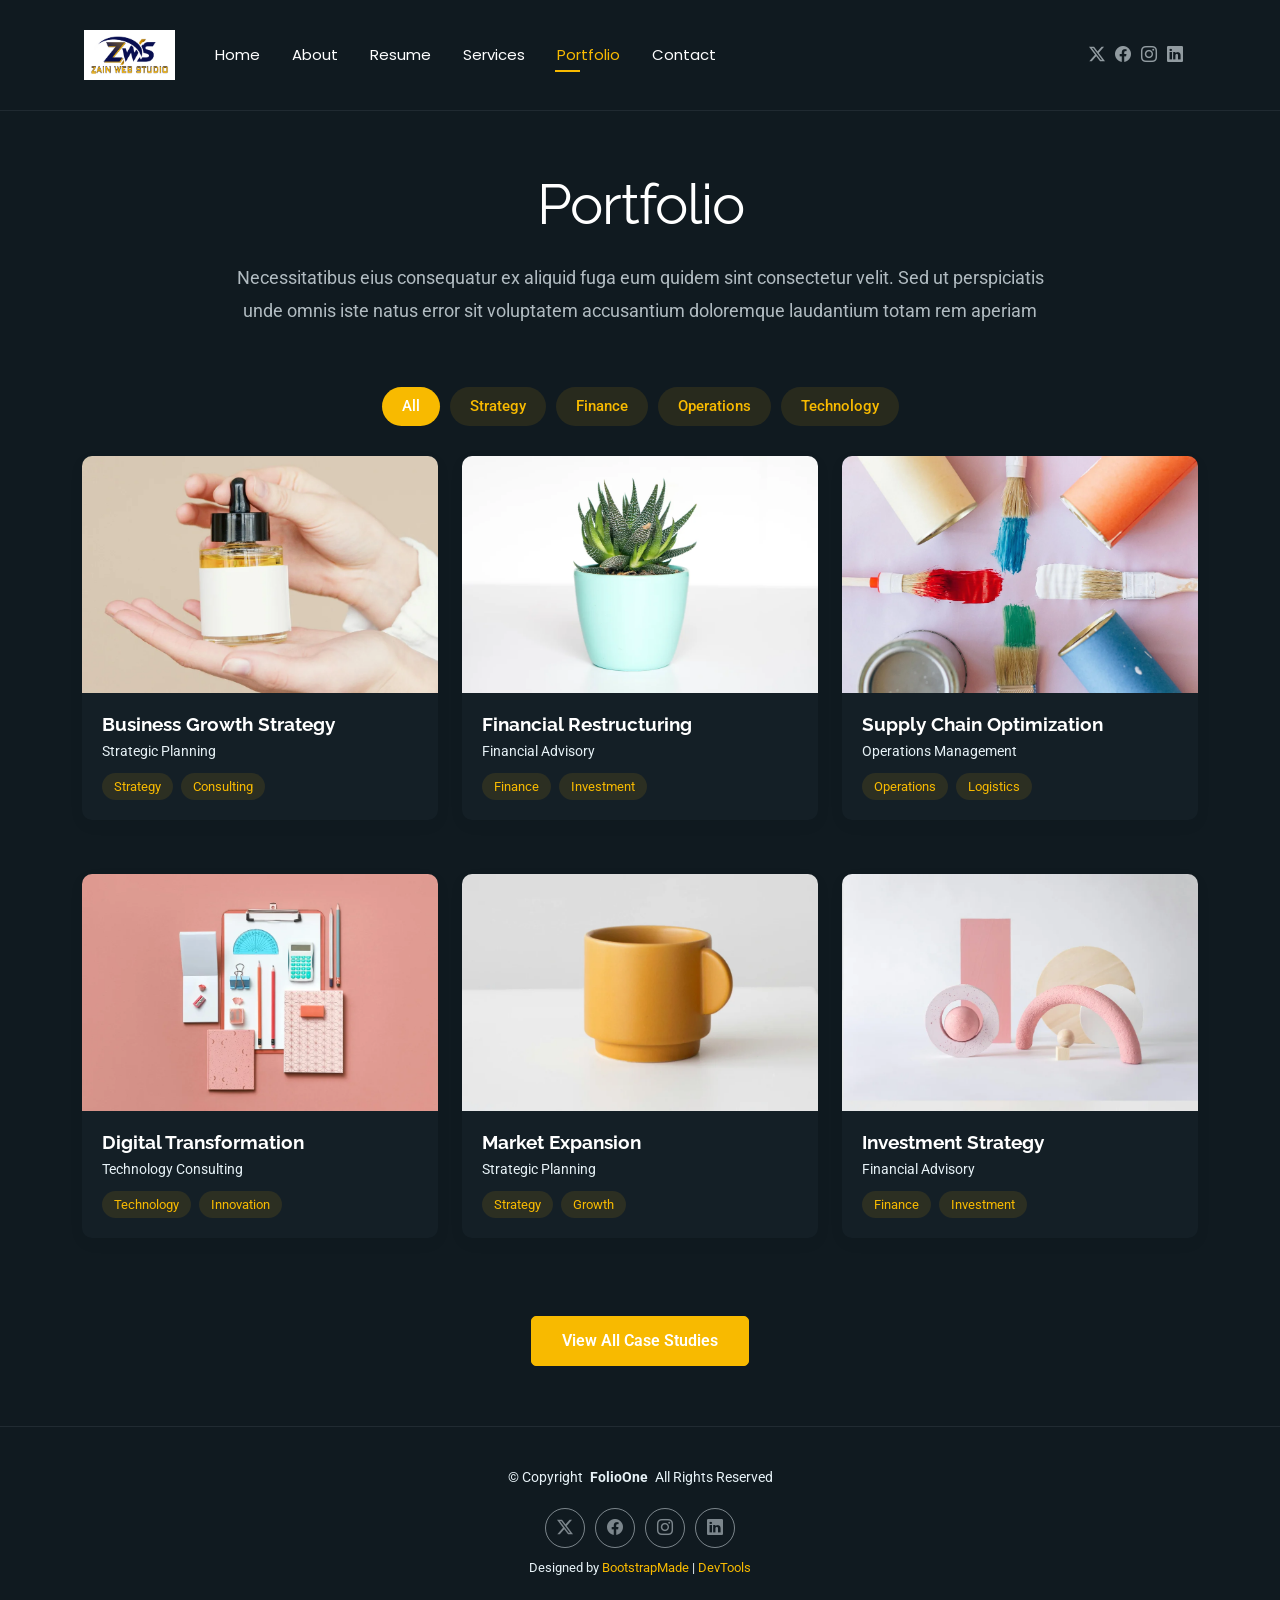
<file: portfolio.html>
<!DOCTYPE html>
<html lang="en">

<head>
  <meta charset="utf-8">
  <meta content="width=device-width, initial-scale=1.0" name="viewport">
  <title>Portfolio - Zain Web Studio</title>
  <meta name="description" content="">
  <meta name="keywords" content="">

  <!-- Favicons -->
  <link href="assets/img/webstudio logo.png" rel="icon">
  <link href="assets/img/weblogo.png" rel="apple-touch-icon">

  <!-- Fonts -->
  <link href="https://fonts.googleapis.com" rel="preconnect">
  <link href="https://fonts.gstatic.com" rel="preconnect" crossorigin>
  <link href="https://fonts.googleapis.com/css2?family=Roboto:ital,wght@0,100;0,300;0,400;0,500;0,700;0,900;1,100;1,300;1,400;1,500;1,700;1,900&family=Poppins:ital,wght@0,100;0,200;0,300;0,400;0,500;0,600;0,700;0,800;0,900;1,100;1,200;1,300;1,400;1,500;1,600;1,700;1,800;1,900&family=Raleway:ital,wght@0,100;0,200;0,300;0,400;0,500;0,600;0,700;0,800;0,900;1,100;1,200;1,300;1,400;1,500;1,600;1,700;1,800;1,900&display=swap" rel="stylesheet">

  <!-- Vendor CSS Files -->
  <link href="assets/vendor/bootstrap/css/bootstrap.min.css" rel="stylesheet">
  <link href="assets/vendor/bootstrap-icons/bootstrap-icons.css" rel="stylesheet">
  <link href="assets/vendor/aos/aos.css" rel="stylesheet">
  <link href="assets/vendor/swiper/swiper-bundle.min.css" rel="stylesheet">
  <link href="assets/vendor/glightbox/css/glightbox.min.css" rel="stylesheet">

  <!-- Main CSS File -->
  <link href="assets/css/main.css" rel="stylesheet">

  <!-- =======================================================
  * Template Name: FolioOne
  * Template URL: https://bootstrapmade.com/folioone-bootstrap-portfolio-website-template/
  * Updated: Aug 23 2025 with Bootstrap v5.3.7
  * Author: BootstrapMade.com
  * License: https://bootstrapmade.com/license/
  ======================================================== -->
</head>

<body class="portfolio-page">

  <header id="header" class="header d-flex align-items-center light-background sticky-top">
    <div class="container position-relative d-flex align-items-center justify-content-between">

      <!-- <a href="index.html" class="logo d-flex align-items-center me-auto me-xl-0">
      <img src="assets/img/logo.webp" alt="">
      <h1 class="sitename">FolioOne</h1> 
    </a> -->

      <nav id="navmenu" class="navmenu">
        <ul>
          <li><a href="index.html" class="logo"><img src="assets/img/weblogo.png" alt="zainwebstudio logo"></a></li>
          <li><a href="index.html">Home</a></li>
          <li><a href="about.html">About</a></li>
          <li><a href="resume.html">Resume</a></li>
          <li><a href="services.html">Services</a></li>
          <li><a href="portfolio.html" class="active">Portfolio</a></li>
          <!-- <li class="dropdown"><a href="#"><span>Dropdown</span> <i class="bi bi-chevron-down toggle-dropdown"></i></a>
            <ul>
              <li><a href="#">Dropdown 1</a></li>
              <li class="dropdown"><a href="#"><span>Deep Dropdown</span> <i class="bi bi-chevron-down toggle-dropdown"></i></a>
                <ul>
                  <li><a href="#">Deep Dropdown 1</a></li>
                  <li><a href="#">Deep Dropdown 2</a></li>
                  <li><a href="#">Deep Dropdown 3</a></li>
                  <li><a href="#">Deep Dropdown 4</a></li>
                  <li><a href="#">Deep Dropdown 5</a></li>
                </ul>
              </li>
              <li><a href="#">Dropdown 2</a></li>
              <li><a href="#">Dropdown 3</a></li>
              <li><a href="#">Dropdown 4</a></li>
            </ul>
          </li> -->
          <li><a href="contact.html">Contact</a></li>
        </ul>
        <i class="mobile-nav-toggle d-xl-none bi bi-list"></i>
      </nav>

      <div class="header-social-links">
        <a href="#" class="twitter"><i class="bi bi-twitter-x"></i></a>
        <a href="#" class="facebook"><i class="bi bi-facebook"></i></a>
        <a href="#" class="instagram"><i class="bi bi-instagram"></i></a>
        <a href="#" class="linkedin"><i class="bi bi-linkedin"></i></a>
      </div>

    </div>
  </header>

  <main class="main">

    <!-- Portfolio Section -->
    <section id="portfolio" class="portfolio section">

      <!-- Section Title -->
      <div class="container section-title" data-aos="fade-up">
        <h2>Portfolio</h2>
        <p>Necessitatibus eius consequatur ex aliquid fuga eum quidem sint consectetur velit. Sed ut perspiciatis unde omnis iste natus error sit voluptatem accusantium doloremque laudantium totam rem aperiam</p>
      </div><!-- End Section Title -->

      <div class="container" data-aos="fade-up" data-aos-delay="100">

        <div class="isotope-layout" data-default-filter="*" data-layout="masonry" data-sort="original-order">
          <ul class="portfolio-filters isotope-filters" data-aos="fade-up" data-aos-delay="200">
            <li data-filter="*" class="filter-active">All</li>
            <li data-filter=".filter-strategy">Strategy</li>
            <li data-filter=".filter-finance">Finance</li>
            <li data-filter=".filter-operations">Operations</li>
            <li data-filter=".filter-technology">Technology</li>
          </ul><!-- End Portfolio Filters -->

          <div class="row gy-4 isotope-container" data-aos="fade-up" data-aos-delay="300">
            <div class="col-lg-4 col-md-6 portfolio-item isotope-item filter-strategy">
              <div class="portfolio-card">
                <div class="portfolio-img">
                  <img src="assets/img/portfolio/portfolio-1.webp" alt="Portfolio Item" class="img-fluid">
                  <div class="portfolio-overlay">
                    <a href="assets/img/portfolio/portfolio-1.webp" class="glightbox portfolio-lightbox"><i class="bi bi-plus"></i></a>
                    <a href="#" class="portfolio-details-link"><i class="bi bi-link"></i></a>
                  </div>
                </div>
                <div class="portfolio-info">
                  <h4>Business Growth Strategy</h4>
                  <p>Strategic Planning</p>
                  <div class="portfolio-tags">
                    <span>Strategy</span>
                    <span>Consulting</span>
                  </div>
                </div>
              </div>
            </div>

            <div class="col-lg-4 col-md-6 portfolio-item isotope-item filter-finance">
              <div class="portfolio-card">
                <div class="portfolio-img">
                  <img src="assets/img/portfolio/portfolio-2.webp" alt="Portfolio Item" class="img-fluid">
                  <div class="portfolio-overlay">
                    <a href="assets/img/portfolio/portfolio-2.webp" class="glightbox portfolio-lightbox"><i class="bi bi-plus"></i></a>
                    <a href="#" class="portfolio-details-link"><i class="bi bi-link"></i></a>
                  </div>
                </div>
                <div class="portfolio-info">
                  <h4>Financial Restructuring</h4>
                  <p>Financial Advisory</p>
                  <div class="portfolio-tags">
                    <span>Finance</span>
                    <span>Investment</span>
                  </div>
                </div>
              </div>
            </div>

            <div class="col-lg-4 col-md-6 portfolio-item isotope-item filter-operations">
              <div class="portfolio-card">
                <div class="portfolio-img">
                  <img src="assets/img/portfolio/portfolio-3.webp" alt="Portfolio Item" class="img-fluid">
                  <div class="portfolio-overlay">
                    <a href="assets/img/portfolio/portfolio-3.webp" class="glightbox portfolio-lightbox"><i class="bi bi-plus"></i></a>
                    <a href="#" class="portfolio-details-link"><i class="bi bi-link"></i></a>
                  </div>
                </div>
                <div class="portfolio-info">
                  <h4>Supply Chain Optimization</h4>
                  <p>Operations Management</p>
                  <div class="portfolio-tags">
                    <span>Operations</span>
                    <span>Logistics</span>
                  </div>
                </div>
              </div>
            </div>

            <div class="col-lg-4 col-md-6 portfolio-item isotope-item filter-technology">
              <div class="portfolio-card">
                <div class="portfolio-img">
                  <img src="assets/img/portfolio/portfolio-4.webp" alt="Portfolio Item" class="img-fluid">
                  <div class="portfolio-overlay">
                    <a href="assets/img/portfolio/portfolio-4.webp" class="glightbox portfolio-lightbox"><i class="bi bi-plus"></i></a>
                    <a href="#" class="portfolio-details-link"><i class="bi bi-link"></i></a>
                  </div>
                </div>
                <div class="portfolio-info">
                  <h4>Digital Transformation</h4>
                  <p>Technology Consulting</p>
                  <div class="portfolio-tags">
                    <span>Technology</span>
                    <span>Innovation</span>
                  </div>
                </div>
              </div>
            </div>

            <div class="col-lg-4 col-md-6 portfolio-item isotope-item filter-strategy">
              <div class="portfolio-card">
                <div class="portfolio-img">
                  <img src="assets/img/portfolio/portfolio-5.webp" alt="Portfolio Item" class="img-fluid">
                  <div class="portfolio-overlay">
                    <a href="assets/img/portfolio/portfolio-5.webp" class="glightbox portfolio-lightbox"><i class="bi bi-plus"></i></a>
                    <a href="#" class="portfolio-details-link"><i class="bi bi-link"></i></a>
                  </div>
                </div>
                <div class="portfolio-info">
                  <h4>Market Expansion</h4>
                  <p>Strategic Planning</p>
                  <div class="portfolio-tags">
                    <span>Strategy</span>
                    <span>Growth</span>
                  </div>
                </div>
              </div>
            </div>

            <div class="col-lg-4 col-md-6 portfolio-item isotope-item filter-finance">
              <div class="portfolio-card">
                <div class="portfolio-img">
                  <img src="assets/img/portfolio/portfolio-6.webp" alt="Portfolio Item" class="img-fluid">
                  <div class="portfolio-overlay">
                    <a href="assets/img/portfolio/portfolio-6.webp" class="glightbox portfolio-lightbox"><i class="bi bi-plus"></i></a>
                    <a href="#" class="portfolio-details-link"><i class="bi bi-link"></i></a>
                  </div>
                </div>
                <div class="portfolio-info">
                  <h4>Investment Strategy</h4>
                  <p>Financial Advisory</p>
                  <div class="portfolio-tags">
                    <span>Finance</span>
                    <span>Investment</span>
                  </div>
                </div>
              </div>
            </div>
          </div><!-- End Portfolio Items Container -->

        </div>

        <div class="text-center mt-5" data-aos="fade-up" data-aos-delay="400">
          <a href="#portfolio" class="btn btn-primary">View All Case Studies</a>
        </div>

      </div>

    </section><!-- /Portfolio Section -->

  </main>

  <footer id="footer" class="footer">

    <div class="container">
      <div class="copyright text-center ">
        <p>© <span>Copyright</span> <strong class="px-1 sitename">FolioOne</strong> <span>All Rights Reserved<br></span></p>
      </div>
      <div class="social-links d-flex justify-content-center">
        <a href=""><i class="bi bi-twitter-x"></i></a>
        <a href=""><i class="bi bi-facebook"></i></a>
        <a href=""><i class="bi bi-instagram"></i></a>
        <a href=""><i class="bi bi-linkedin"></i></a>
      </div>
      <div class="credits">
        <!-- All the links in the footer should remain intact. -->
        <!-- You can delete the links only if you've purchased the pro version. -->
        <!-- Licensing information: https://bootstrapmade.com/license/ -->
        <!-- Purchase the pro version with working PHP/AJAX contact form: [buy-url] -->
        Designed by <a href="https://bootstrapmade.com/">BootstrapMade</a> | <a href="https://bootstrapmade.com/tools/">DevTools</a>
      </div>
    </div>

  </footer>

  <!-- Scroll Top -->
  <a href="#" id="scroll-top" class="scroll-top d-flex align-items-center justify-content-center"><i class="bi bi-arrow-up-short"></i></a>

  <!-- Preloader -->
  <div id="preloader"></div>

  <!-- Vendor JS Files -->
  <script src="assets/vendor/bootstrap/js/bootstrap.bundle.min.js"></script>
  <script src="assets/vendor/php-email-form/validate.js"></script>
  <script src="assets/vendor/aos/aos.js"></script>
  <script src="assets/vendor/typed.js/typed.umd.js"></script>
  <script src="assets/vendor/waypoints/noframework.waypoints.js"></script>
  <script src="assets/vendor/purecounter/purecounter_vanilla.js"></script>
  <script src="assets/vendor/swiper/swiper-bundle.min.js"></script>
  <script src="assets/vendor/imagesloaded/imagesloaded.pkgd.min.js"></script>
  <script src="assets/vendor/isotope-layout/isotope.pkgd.min.js"></script>
  <script src="assets/vendor/glightbox/js/glightbox.min.js"></script>

  <!-- Main JS File -->
  <script src="assets/js/main.js"></script>

</body>

</html>
</file>
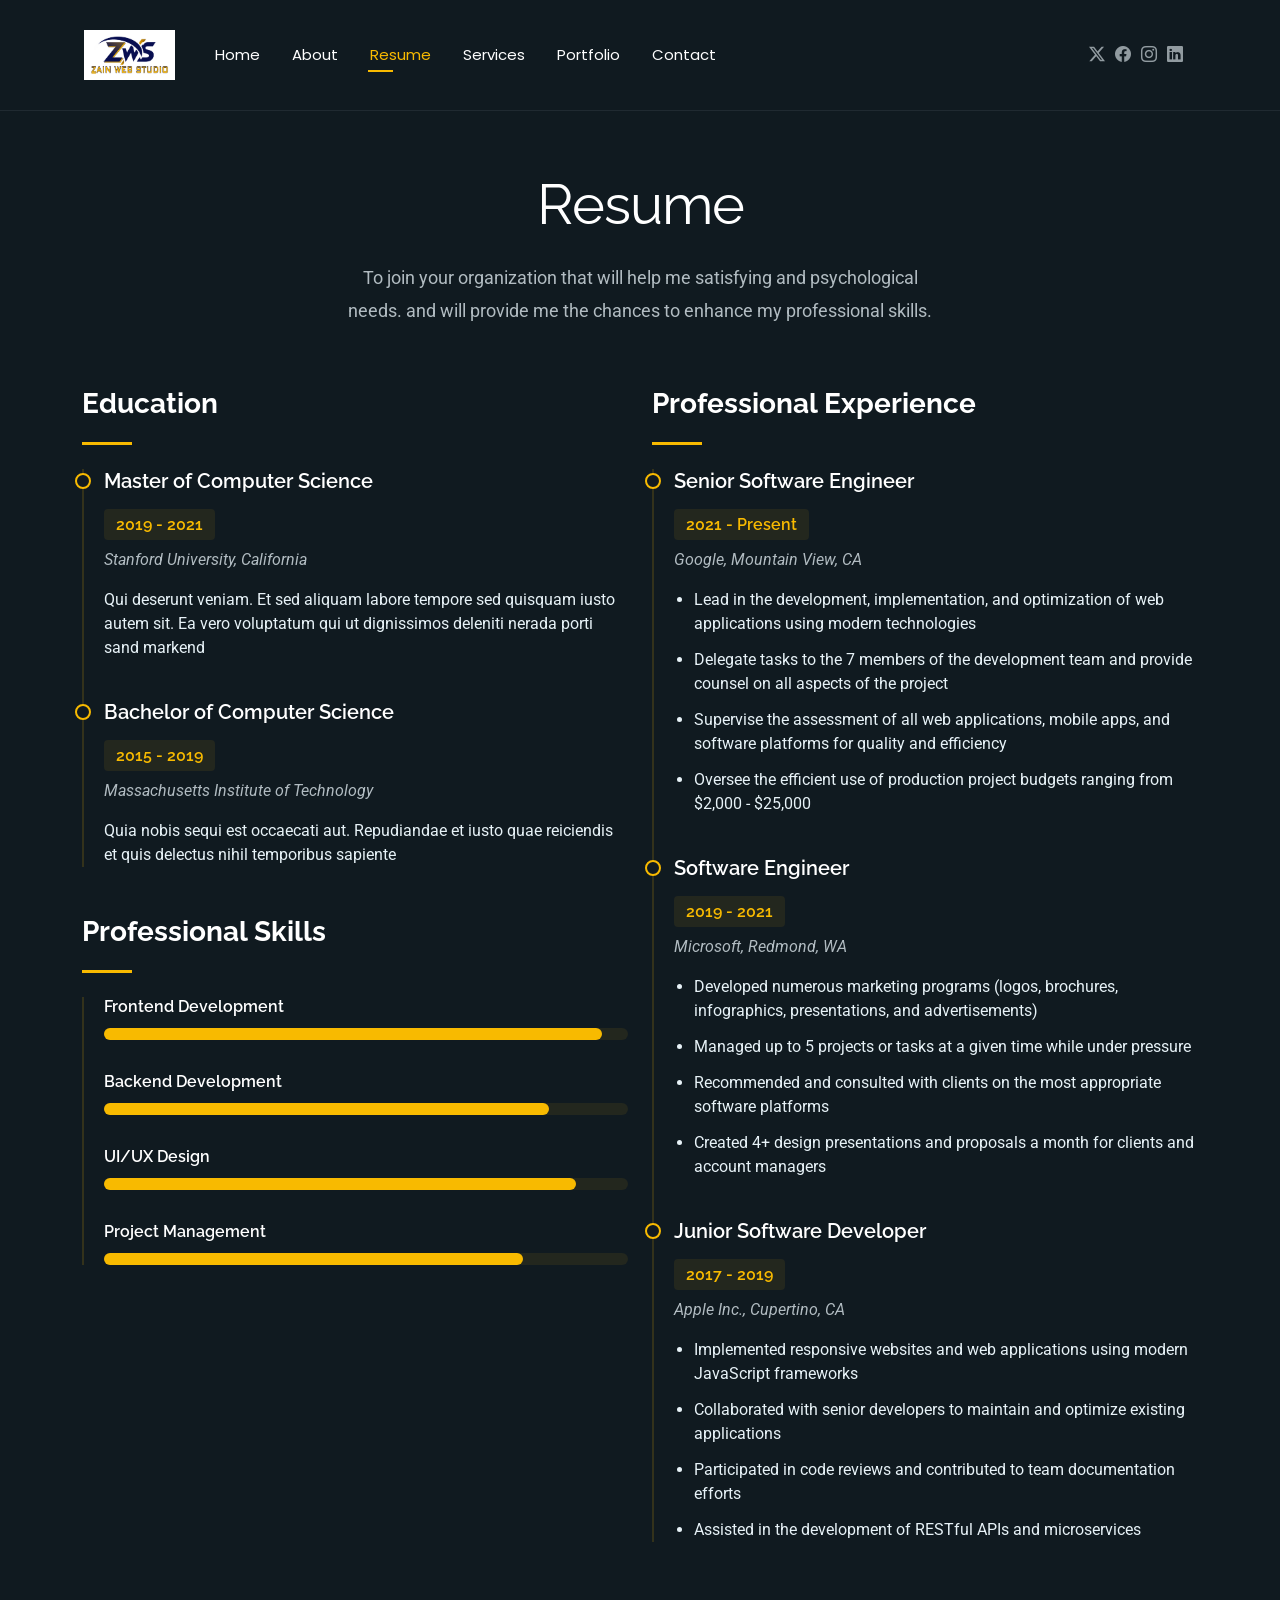
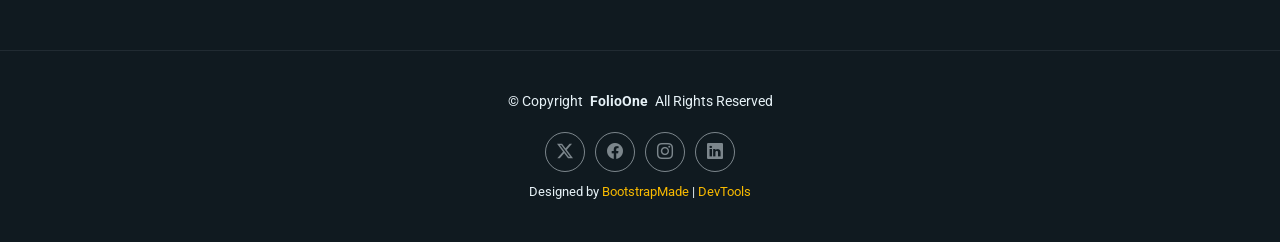
<file: resume.html>
<!DOCTYPE html>
<html lang="en">

<head>
  <meta charset="utf-8">
  <meta content="width=device-width, initial-scale=1.0" name="viewport">
  <title>Resume - Zain Web Studio</title>
  <meta name="description" content="">
  <meta name="keywords" content="">

  <!-- Favicons -->
  <link href="assets/img/webstudio logo.png" rel="icon">
  <link href="assets/img/weblogo.png" rel="apple-touch-icon">

  <!-- Fonts -->
  <link href="https://fonts.googleapis.com" rel="preconnect">
  <link href="https://fonts.gstatic.com" rel="preconnect" crossorigin>
  <link href="https://fonts.googleapis.com/css2?family=Roboto:ital,wght@0,100;0,300;0,400;0,500;0,700;0,900;1,100;1,300;1,400;1,500;1,700;1,900&family=Poppins:ital,wght@0,100;0,200;0,300;0,400;0,500;0,600;0,700;0,800;0,900;1,100;1,200;1,300;1,400;1,500;1,600;1,700;1,800;1,900&family=Raleway:ital,wght@0,100;0,200;0,300;0,400;0,500;0,600;0,700;0,800;0,900;1,100;1,200;1,300;1,400;1,500;1,600;1,700;1,800;1,900&display=swap" rel="stylesheet">

  <!-- Vendor CSS Files -->
  <link href="assets/vendor/bootstrap/css/bootstrap.min.css" rel="stylesheet">
  <link href="assets/vendor/bootstrap-icons/bootstrap-icons.css" rel="stylesheet">
  <link href="assets/vendor/aos/aos.css" rel="stylesheet">
  <link href="assets/vendor/swiper/swiper-bundle.min.css" rel="stylesheet">
  <link href="assets/vendor/glightbox/css/glightbox.min.css" rel="stylesheet">

  <!-- Main CSS File -->
  <link href="assets/css/main.css" rel="stylesheet">

  <!-- =======================================================
  * Template Name: FolioOne
  * Template URL: https://bootstrapmade.com/folioone-bootstrap-portfolio-website-template/
  * Updated: Aug 23 2025 with Bootstrap v5.3.7
  * Author: BootstrapMade.com
  * License: https://bootstrapmade.com/license/
  ======================================================== -->
</head>

<body class="resume-page">

  <header id="header" class="header d-flex align-items-center light-background sticky-top">
    <div class="container position-relative d-flex align-items-center justify-content-between">

      <!-- <a href="index.html" class="logo d-flex align-items-center me-auto me-xl-0">
      <img src="assets/img/logo.webp" alt="">
      <h1 class="sitename">FolioOne</h1> 
    </a> -->

      <nav id="navmenu" class="navmenu">
        <ul>
           <li><a href="index.html" class="logo"><img src="assets/img/weblogo.png" alt="zainwebstudio logo"></a></li>
          <li><a href="index.html">Home</a></li>
          <li><a href="about.html">About</a></li>
          <li><a href="resume.html" class="active">Resume</a></li>
          <li><a href="services.html">Services</a></li>
          <li><a href="portfolio.html">Portfolio</a></li>
          <!-- <li class="dropdown"><a href="#"><span>Dropdown</span> <i class="bi bi-chevron-down toggle-dropdown"></i></a>
            <ul>
              <li><a href="#">Dropdown 1</a></li>
              <li class="dropdown"><a href="#"><span>Deep Dropdown</span> <i class="bi bi-chevron-down toggle-dropdown"></i></a>
                <ul>
                  <li><a href="#">Deep Dropdown 1</a></li>
                  <li><a href="#">Deep Dropdown 2</a></li>
                  <li><a href="#">Deep Dropdown 3</a></li>
                  <li><a href="#">Deep Dropdown 4</a></li>
                  <li><a href="#">Deep Dropdown 5</a></li>
                </ul>
              </li>
              <li><a href="#">Dropdown 2</a></li>
              <li><a href="#">Dropdown 3</a></li>
              <li><a href="#">Dropdown 4</a></li>
            </ul>
          </li> -->
          <li><a href="contact.html">Contact</a></li>
        </ul>
        <i class="mobile-nav-toggle d-xl-none bi bi-list"></i>
      </nav>

      <div class="header-social-links">
        <a href="#" class="twitter"><i class="bi bi-twitter-x"></i></a>
        <a href="#" class="facebook"><i class="bi bi-facebook"></i></a>
        <a href="#" class="instagram"><i class="bi bi-instagram"></i></a>
        <a href="#" class="linkedin"><i class="bi bi-linkedin"></i></a>
      </div>

    </div>
  </header>

  <main class="main">

    <!-- Resume Section -->
    <section id="resume" class="resume section">

      <!-- Section Title -->
      <div class="container section-title" data-aos="fade-up">
        <h2>Resume</h2>
        <p>To join your organization that will help me satisfying and psychological needs.
and will provide me the chances to enhance my professional skills.</p>
      </div><!-- End Section Title -->

      <div class="container" data-aos="fade-up" data-aos-delay="100">

        <div class="row">
          <div class="col-lg-6">

            <!-- Education Section -->
            <div class="resume-item" data-aos="fade-up">
              <h3 class="resume-title">Education</h3>

              <div class="resume-content">
                <article class="education-item">
                  <h4>Master of Computer Science</h4>
                  <h5>2019 - 2021</h5>
                  <p class="institution"><em>Stanford University, California</em></p>
                  <p>Qui deserunt veniam. Et sed aliquam labore tempore sed quisquam iusto autem sit. Ea vero voluptatum qui ut dignissimos deleniti nerada porti sand markend</p>
                </article>

                <article class="education-item">
                  <h4>Bachelor of Computer Science</h4>
                  <h5>2015 - 2019</h5>
                  <p class="institution"><em>Massachusetts Institute of Technology</em></p>
                  <p>Quia nobis sequi est occaecati aut. Repudiandae et iusto quae reiciendis et quis delectus nihil temporibus sapiente</p>
                </article>
              </div>
            </div><!-- End Education Section -->

            <!-- Professional Skills Section -->
            <div class="resume-item skills-animation" data-aos="fade-up">
              <h3 class="resume-title">Professional Skills</h3>

              <div class="resume-content">
                <div class="skill-item">
                  <h4>Frontend Development</h4>
                  <div class="progress">
                    <div class="progress-bar" role="progressbar" aria-valuenow="95" aria-valuemin="0" aria-valuemax="100"></div>
                  </div>
                </div>

                <div class="skill-item">
                  <h4>Backend Development</h4>
                  <div class="progress">
                    <div class="progress-bar" role="progressbar" aria-valuenow="85" aria-valuemin="0" aria-valuemax="100"></div>
                  </div>
                </div>

                <div class="skill-item">
                  <h4>UI/UX Design</h4>
                  <div class="progress">
                    <div class="progress-bar" role="progressbar" aria-valuenow="90" aria-valuemin="0" aria-valuemax="100"></div>
                  </div>
                </div>

                <div class="skill-item">
                  <h4>Project Management</h4>
                  <div class="progress">
                    <div class="progress-bar" role="progressbar" aria-valuenow="80" aria-valuemin="0" aria-valuemax="100"></div>
                  </div>
                </div>
              </div>
            </div><!-- End Professional Skills Section -->
          </div>

          <div class="col-lg-6">
            <!-- Experience Section -->
            <div class="resume-item" data-aos="fade-up" data-aos-delay="100">
              <h3 class="resume-title">Professional Experience</h3>

              <div class="resume-content">
                <article class="experience-item">
                  <h4>Senior Software Engineer</h4>
                  <h5>2021 - Present</h5>
                  <p class="company"><em>Google, Mountain View, CA</em></p>
                  <ul>
                    <li>Lead in the development, implementation, and optimization of web applications using modern technologies</li>
                    <li>Delegate tasks to the 7 members of the development team and provide counsel on all aspects of the project</li>
                    <li>Supervise the assessment of all web applications, mobile apps, and software platforms for quality and efficiency</li>
                    <li>Oversee the efficient use of production project budgets ranging from $2,000 - $25,000</li>
                  </ul>
                </article>

                <article class="experience-item">
                  <h4>Software Engineer</h4>
                  <h5>2019 - 2021</h5>
                  <p class="company"><em>Microsoft, Redmond, WA</em></p>
                  <ul>
                    <li>Developed numerous marketing programs (logos, brochures, infographics, presentations, and advertisements)</li>
                    <li>Managed up to 5 projects or tasks at a given time while under pressure</li>
                    <li>Recommended and consulted with clients on the most appropriate software platforms</li>
                    <li>Created 4+ design presentations and proposals a month for clients and account managers</li>
                  </ul>
                </article>

                <article class="experience-item">
                  <h4>Junior Software Developer</h4>
                  <h5>2017 - 2019</h5>
                  <p class="company"><em>Apple Inc., Cupertino, CA</em></p>
                  <ul>
                    <li>Implemented responsive websites and web applications using modern JavaScript frameworks</li>
                    <li>Collaborated with senior developers to maintain and optimize existing applications</li>
                    <li>Participated in code reviews and contributed to team documentation efforts</li>
                    <li>Assisted in the development of RESTful APIs and microservices</li>
                  </ul>
                </article>
              </div>
            </div><!-- End Experience Section -->
          </div>
        </div>

      </div>

    </section><!-- /Resume Section -->

  </main>

  <footer id="footer" class="footer">

    <div class="container">
      <div class="copyright text-center ">
        <p>© <span>Copyright</span> <strong class="px-1 sitename">FolioOne</strong> <span>All Rights Reserved<br></span></p>
      </div>
      <div class="social-links d-flex justify-content-center">
        <a href=""><i class="bi bi-twitter-x"></i></a>
        <a href=""><i class="bi bi-facebook"></i></a>
        <a href=""><i class="bi bi-instagram"></i></a>
        <a href=""><i class="bi bi-linkedin"></i></a>
      </div>
      <div class="credits">
        <!-- All the links in the footer should remain intact. -->
        <!-- You can delete the links only if you've purchased the pro version. -->
        <!-- Licensing information: https://bootstrapmade.com/license/ -->
        <!-- Purchase the pro version with working PHP/AJAX contact form: [buy-url] -->
        Designed by <a href="https://bootstrapmade.com/">BootstrapMade</a> | <a href="https://bootstrapmade.com/tools/">DevTools</a>
      </div>
    </div>

  </footer>

  <!-- Scroll Top -->
  <a href="#" id="scroll-top" class="scroll-top d-flex align-items-center justify-content-center"><i class="bi bi-arrow-up-short"></i></a>

  <!-- Preloader -->
  <div id="preloader"></div>

  <!-- Vendor JS Files -->
  <script src="assets/vendor/bootstrap/js/bootstrap.bundle.min.js"></script>
  <script src="assets/vendor/php-email-form/validate.js"></script>
  <script src="assets/vendor/aos/aos.js"></script>
  <script src="assets/vendor/typed.js/typed.umd.js"></script>
  <script src="assets/vendor/waypoints/noframework.waypoints.js"></script>
  <script src="assets/vendor/purecounter/purecounter_vanilla.js"></script>
  <script src="assets/vendor/swiper/swiper-bundle.min.js"></script>
  <script src="assets/vendor/imagesloaded/imagesloaded.pkgd.min.js"></script>
  <script src="assets/vendor/isotope-layout/isotope.pkgd.min.js"></script>
  <script src="assets/vendor/glightbox/js/glightbox.min.js"></script>

  <!-- Main JS File -->
  <script src="assets/js/main.js"></script>

</body>

</html>
</file>
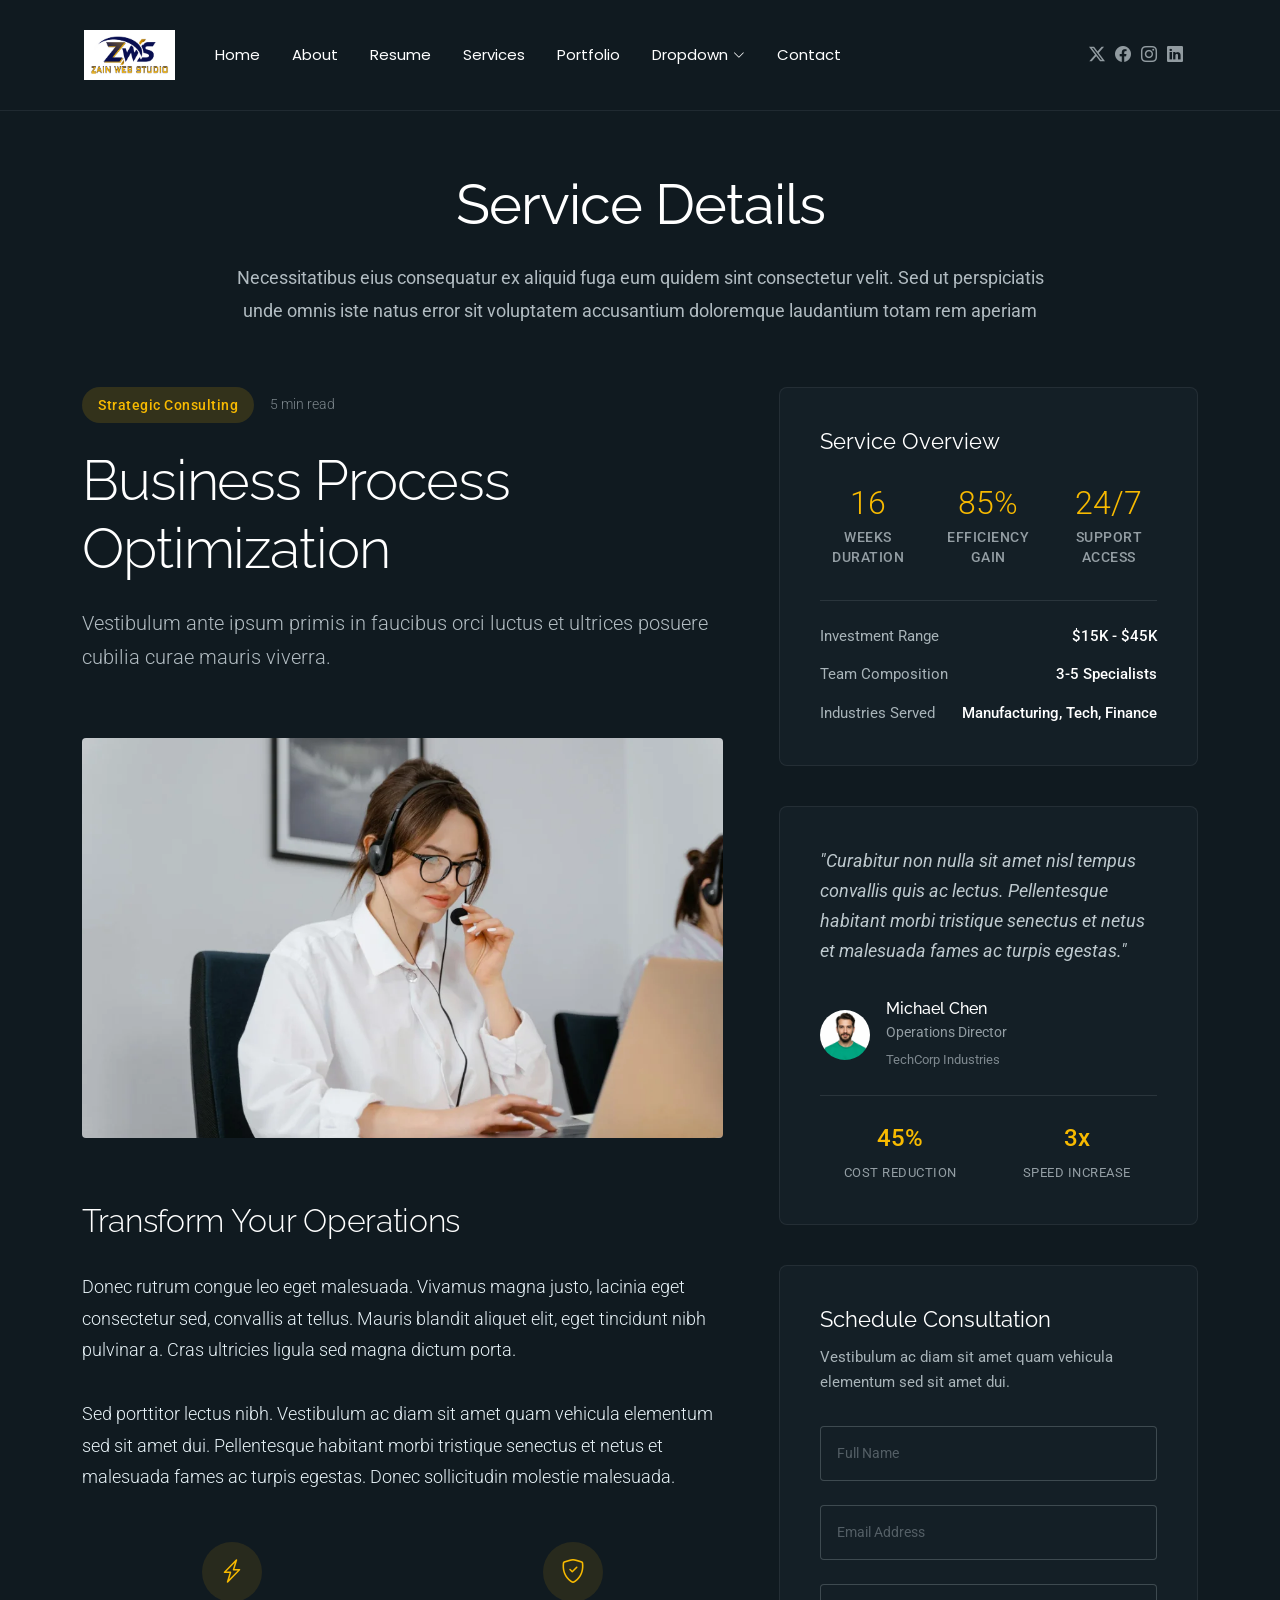
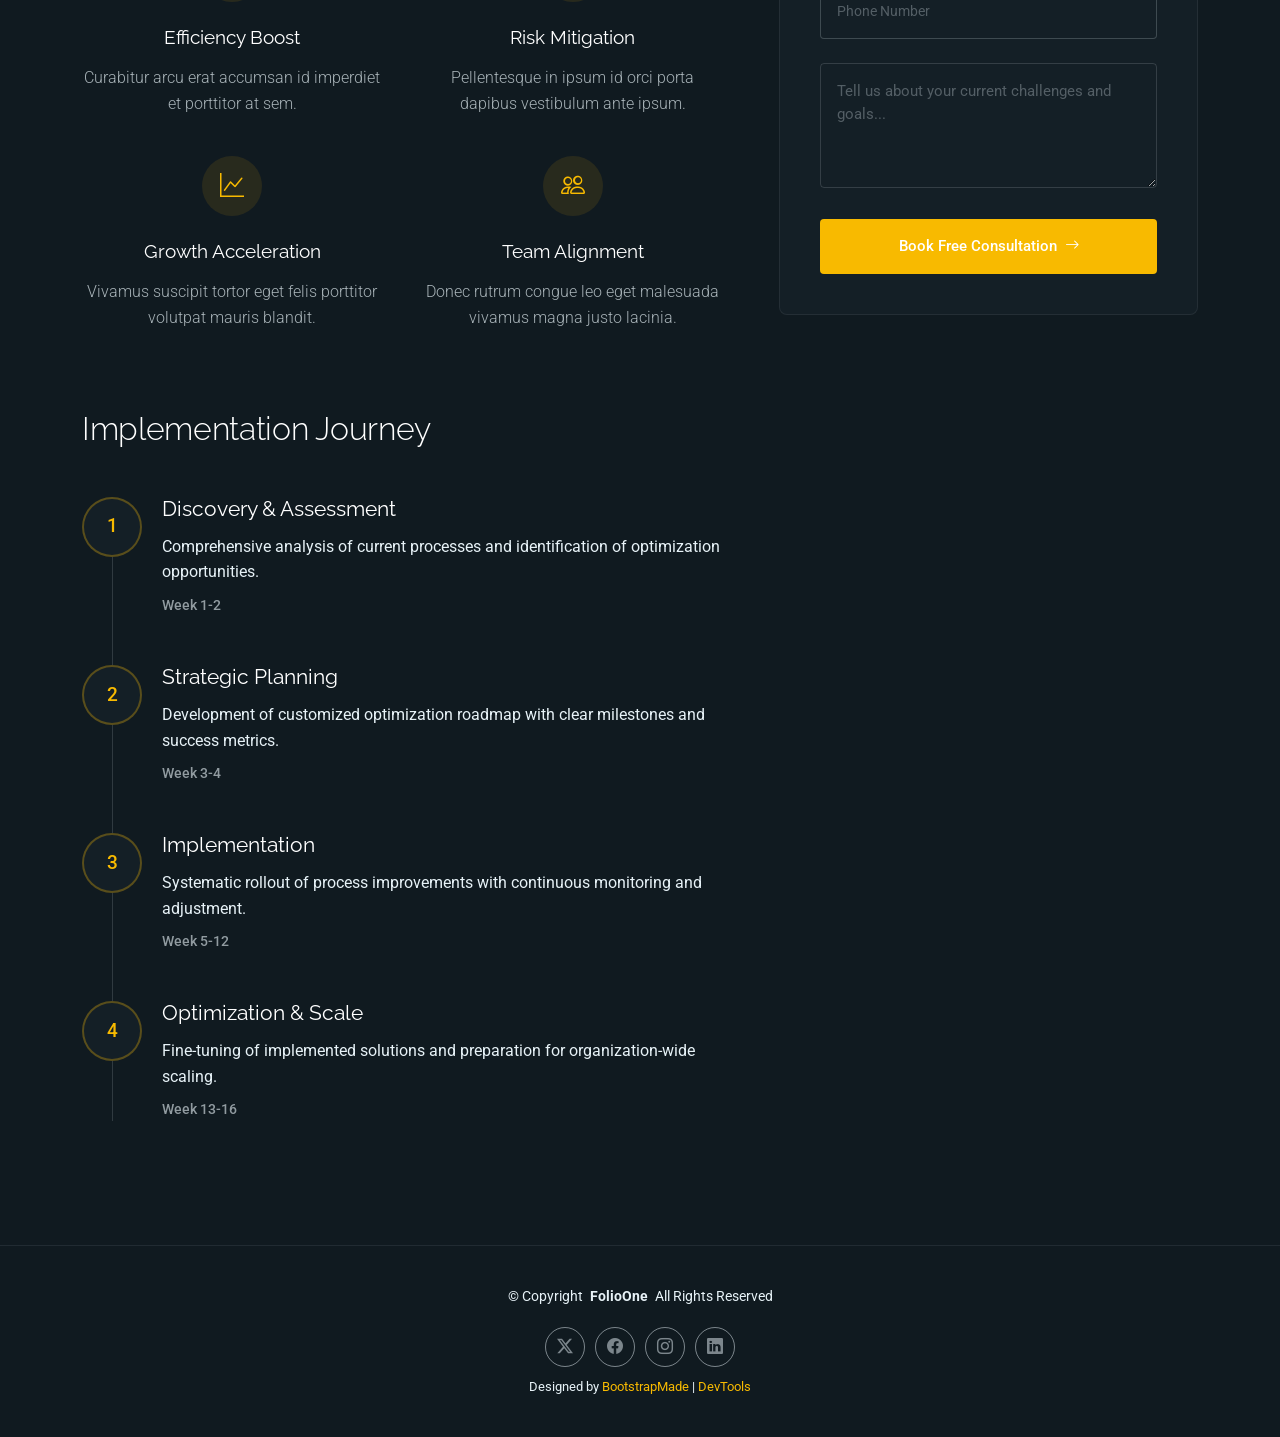
<file: service-details.html>
<!DOCTYPE html>
<html lang="en">

<head>
  <meta charset="utf-8">
  <meta content="width=device-width, initial-scale=1.0" name="viewport">
  <title>Service Details - Zain Web Studio</title>
  <meta name="description" content="">
  <meta name="keywords" content="">

  <!-- Favicons -->
  <link href="assets/img/webstudio logo.png" rel="icon">
  <link href="assets/img/weblogo.png" rel="apple-touch-icon">

  <!-- Fonts -->
  <link href="https://fonts.googleapis.com" rel="preconnect">
  <link href="https://fonts.gstatic.com" rel="preconnect" crossorigin>
  <link href="https://fonts.googleapis.com/css2?family=Roboto:ital,wght@0,100;0,300;0,400;0,500;0,700;0,900;1,100;1,300;1,400;1,500;1,700;1,900&family=Poppins:ital,wght@0,100;0,200;0,300;0,400;0,500;0,600;0,700;0,800;0,900;1,100;1,200;1,300;1,400;1,500;1,600;1,700;1,800;1,900&family=Raleway:ital,wght@0,100;0,200;0,300;0,400;0,500;0,600;0,700;0,800;0,900;1,100;1,200;1,300;1,400;1,500;1,600;1,700;1,800;1,900&display=swap" rel="stylesheet">

  <!-- Vendor CSS Files -->
  <link href="assets/vendor/bootstrap/css/bootstrap.min.css" rel="stylesheet">
  <link href="assets/vendor/bootstrap-icons/bootstrap-icons.css" rel="stylesheet">
  <link href="assets/vendor/aos/aos.css" rel="stylesheet">
  <link href="assets/vendor/swiper/swiper-bundle.min.css" rel="stylesheet">
  <link href="assets/vendor/glightbox/css/glightbox.min.css" rel="stylesheet">

  <!-- Main CSS File -->
  <link href="assets/css/main.css" rel="stylesheet">

  <!-- =======================================================
  * Template Name: FolioOne
  * Template URL: https://bootstrapmade.com/folioone-bootstrap-portfolio-website-template/
  * Updated: Aug 23 2025 with Bootstrap v5.3.7
  * Author: BootstrapMade.com
  * License: https://bootstrapmade.com/license/
  ======================================================== -->
</head>

<body class="service-details-page">

  <header id="header" class="header d-flex align-items-center light-background sticky-top">
    <div class="container position-relative d-flex align-items-center justify-content-between">

      <!-- <a href="index.html" class="logo d-flex align-items-center me-auto me-xl-0">
      <img src="assets/img/logo.webp" alt="">
      <h1 class="sitename">FolioOne</h1> 
    </a> -->

      <nav id="navmenu" class="navmenu">
        <ul>
                    <li><a href="index.html" class="logo"><img src="assets/img/weblogo.png" alt="zainwebstudio logo"></a></li>
          <li><a href="index.html">Home</a></li>
          <li><a href="about.html">About</a></li>
          <li><a href="resume.html">Resume</a></li>
          <li><a href="services.html">Services</a></li>
          <li><a href="portfolio.html">Portfolio</a></li>
          <li class="dropdown"><a href="#"><span>Dropdown</span> <i class="bi bi-chevron-down toggle-dropdown"></i></a>
            <ul>
              <li><a href="#">Dropdown 1</a></li>
              <li class="dropdown"><a href="#"><span>Deep Dropdown</span> <i class="bi bi-chevron-down toggle-dropdown"></i></a>
                <ul>
                  <li><a href="#">Deep Dropdown 1</a></li>
                  <li><a href="#">Deep Dropdown 2</a></li>
                  <li><a href="#">Deep Dropdown 3</a></li>
                  <li><a href="#">Deep Dropdown 4</a></li>
                  <li><a href="#">Deep Dropdown 5</a></li>
                </ul>
              </li>
              <li><a href="#">Dropdown 2</a></li>
              <li><a href="#">Dropdown 3</a></li>
              <li><a href="#">Dropdown 4</a></li>
            </ul>
          </li>
          <li><a href="contact.html">Contact</a></li>
        </ul>
        <i class="mobile-nav-toggle d-xl-none bi bi-list"></i>
      </nav>

      <div class="header-social-links">
        <a href="#" class="twitter"><i class="bi bi-twitter-x"></i></a>
        <a href="#" class="facebook"><i class="bi bi-facebook"></i></a>
        <a href="#" class="instagram"><i class="bi bi-instagram"></i></a>
        <a href="#" class="linkedin"><i class="bi bi-linkedin"></i></a>
      </div>

    </div>
  </header>

  <main class="main">

    <!-- Service Details Section -->
    <section id="service-details" class="service-details section">

      <!-- Section Title -->
      <div class="container section-title" data-aos="fade-up">
        <h2>Service Details</h2>
        <p>Necessitatibus eius consequatur ex aliquid fuga eum quidem sint consectetur velit. Sed ut perspiciatis unde omnis iste natus error sit voluptatem accusantium doloremque laudantium totam rem aperiam</p>
      </div><!-- End Section Title -->

      <div class="container" data-aos="fade-up" data-aos-delay="100">

        <div class="row">

          <!-- Main Content Area -->
          <div class="col-lg-7">

            <!-- Hero Service Introduction -->
            <div class="service-hero" data-aos="fade-up" data-aos-delay="100">
              <div class="service-meta">
                <span class="service-category">Strategic Consulting</span>
                <span class="reading-time">5 min read</span>
              </div>
              <h1>Business Process Optimization</h1>
              <p class="service-description">Vestibulum ante ipsum primis in faucibus orci luctus et ultrices posuere cubilia curae mauris viverra.</p>
            </div>

            <!-- Service Visual -->
            <div class="service-visual" data-aos="zoom-in" data-aos-delay="200">
              <img src="assets/img/services/services-7.webp" alt="Business Process Optimization" class="img-fluid">
            </div>

            <!-- Service Content -->
            <div class="service-narrative" data-aos="fade-up" data-aos-delay="300">
              <h3>Transform Your Operations</h3>
              <p>Donec rutrum congue leo eget malesuada. Vivamus magna justo, lacinia eget consectetur sed, convallis at tellus. Mauris blandit aliquet elit, eget tincidunt nibh pulvinar a. Cras ultricies ligula sed magna dictum porta.</p>

              <p>Sed porttitor lectus nibh. Vestibulum ac diam sit amet quam vehicula elementum sed sit amet dui. Pellentesque habitant morbi tristique senectus et netus et malesuada fames ac turpis egestas. Donec sollicitudin molestie malesuada.</p>

              <!-- Key Benefits Grid -->
              <div class="benefits-grid" data-aos="fade-up" data-aos-delay="400">
                <div class="benefit-card">
                  <div class="benefit-icon">
                    <i class="bi bi-lightning-charge"></i>
                  </div>
                  <h4>Efficiency Boost</h4>
                  <p>Curabitur arcu erat accumsan id imperdiet et porttitor at sem.</p>
                </div>

                <div class="benefit-card">
                  <div class="benefit-icon">
                    <i class="bi bi-shield-check"></i>
                  </div>
                  <h4>Risk Mitigation</h4>
                  <p>Pellentesque in ipsum id orci porta dapibus vestibulum ante ipsum.</p>
                </div>

                <div class="benefit-card">
                  <div class="benefit-icon">
                    <i class="bi bi-graph-up"></i>
                  </div>
                  <h4>Growth Acceleration</h4>
                  <p>Vivamus suscipit tortor eget felis porttitor volutpat mauris blandit.</p>
                </div>

                <div class="benefit-card">
                  <div class="benefit-icon">
                    <i class="bi bi-people"></i>
                  </div>
                  <h4>Team Alignment</h4>
                  <p>Donec rutrum congue leo eget malesuada vivamus magna justo lacinia.</p>
                </div>
              </div>

            </div>

            <!-- Implementation Timeline -->
            <div class="timeline-section" data-aos="fade-up" data-aos-delay="500">
              <h3>Implementation Journey</h3>
              <div class="timeline">
                <div class="timeline-item">
                  <div class="timeline-marker">
                    <span>1</span>
                  </div>
                  <div class="timeline-content">
                    <h4>Discovery &amp; Assessment</h4>
                    <p>Comprehensive analysis of current processes and identification of optimization opportunities.</p>
                    <small>Week 1-2</small>
                  </div>
                </div>

                <div class="timeline-item">
                  <div class="timeline-marker">
                    <span>2</span>
                  </div>
                  <div class="timeline-content">
                    <h4>Strategic Planning</h4>
                    <p>Development of customized optimization roadmap with clear milestones and success metrics.</p>
                    <small>Week 3-4</small>
                  </div>
                </div>

                <div class="timeline-item">
                  <div class="timeline-marker">
                    <span>3</span>
                  </div>
                  <div class="timeline-content">
                    <h4>Implementation</h4>
                    <p>Systematic rollout of process improvements with continuous monitoring and adjustment.</p>
                    <small>Week 5-12</small>
                  </div>
                </div>

                <div class="timeline-item">
                  <div class="timeline-marker">
                    <span>4</span>
                  </div>
                  <div class="timeline-content">
                    <h4>Optimization &amp; Scale</h4>
                    <p>Fine-tuning of implemented solutions and preparation for organization-wide scaling.</p>
                    <small>Week 13-16</small>
                  </div>
                </div>
              </div>
            </div>

          </div><!-- End Main Content -->

          <!-- Service Sidebar -->
          <div class="col-lg-5">
            <div class="service-sidebar" data-aos="fade-up" data-aos-delay="200">

              <!-- Service Overview Card -->
              <div class="overview-card">
                <div class="overview-header">
                  <h4>Service Overview</h4>
                </div>
                <div class="overview-stats">
                  <div class="stat-item">
                    <div class="stat-number">16</div>
                    <div class="stat-label">Weeks Duration</div>
                  </div>
                  <div class="stat-item">
                    <div class="stat-number">85%</div>
                    <div class="stat-label">Efficiency Gain</div>
                  </div>
                  <div class="stat-item">
                    <div class="stat-number">24/7</div>
                    <div class="stat-label">Support Access</div>
                  </div>
                </div>

                <div class="overview-details">
                  <div class="detail-row">
                    <span class="detail-label">Investment Range</span>
                    <span class="detail-value">$15K - $45K</span>
                  </div>
                  <div class="detail-row">
                    <span class="detail-label">Team Composition</span>
                    <span class="detail-value">3-5 Specialists</span>
                  </div>
                  <div class="detail-row">
                    <span class="detail-label">Industries Served</span>
                    <span class="detail-value">Manufacturing, Tech, Finance</span>
                  </div>
                </div>
              </div>

              <!-- Client Success Story -->
              <div class="success-story">
                <div class="story-quote">
                  <p>"Curabitur non nulla sit amet nisl tempus convallis quis ac lectus. Pellentesque habitant morbi tristique senectus et netus et malesuada fames ac turpis egestas."</p>
                </div>
                <div class="story-author">
                  <img src="assets/img/person/person-m-8.webp" alt="Michael Chen" class="author-avatar">
                  <div class="author-details">
                    <h5>Michael Chen</h5>
                    <span>Operations Director</span>
                    <small>TechCorp Industries</small>
                  </div>
                </div>
                <div class="story-metrics">
                  <div class="metric">
                    <span class="metric-value">45%</span>
                    <span class="metric-label">Cost Reduction</span>
                  </div>
                  <div class="metric">
                    <span class="metric-value">3x</span>
                    <span class="metric-label">Speed Increase</span>
                  </div>
                </div>
              </div>

              <!-- Consultation Form -->
              <div class="consultation-form">
                <div class="form-header">
                  <h4>Schedule Consultation</h4>
                  <p>Vestibulum ac diam sit amet quam vehicula elementum sed sit amet dui.</p>
                </div>

                <form action="forms/consultation.php" method="post" class="php-email-form">
                  <div class="form-group">
                    <input type="text" name="name" class="form-input" placeholder="Full Name" required="">
                  </div>

                  <div class="form-group">
                    <input type="email" name="email" class="form-input" placeholder="Email Address" required="">
                  </div>

                  <div class="form-group">
                    <input type="tel" name="phone" class="form-input" placeholder="Phone Number">
                  </div>

                  <input type="hidden" name="subject" value="Business Process Optimization Consultation">

                  <div class="form-group">
                    <textarea name="message" class="form-input" rows="4" placeholder="Tell us about your current challenges and goals..." required=""></textarea>
                  </div>

                  <div class="loading">Loading</div>
                  <div class="error-message"></div>
                  <div class="sent-message">Your consultation request has been sent. Thank you!</div>

                  <button type="submit" class="btn-consultation">
                    <span>Book Free Consultation</span>
                    <i class="bi bi-arrow-right"></i>
                  </button>
                </form>
              </div>

            </div>
          </div><!-- End Sidebar -->

        </div>

      </div>

    </section><!-- /Service Details Section -->

  </main>

  <footer id="footer" class="footer">

    <div class="container">
      <div class="copyright text-center ">
        <p>© <span>Copyright</span> <strong class="px-1 sitename">FolioOne</strong> <span>All Rights Reserved<br></span></p>
      </div>
      <div class="social-links d-flex justify-content-center">
        <a href=""><i class="bi bi-twitter-x"></i></a>
        <a href=""><i class="bi bi-facebook"></i></a>
        <a href=""><i class="bi bi-instagram"></i></a>
        <a href=""><i class="bi bi-linkedin"></i></a>
      </div>
      <div class="credits">
        <!-- All the links in the footer should remain intact. -->
        <!-- You can delete the links only if you've purchased the pro version. -->
        <!-- Licensing information: https://bootstrapmade.com/license/ -->
        <!-- Purchase the pro version with working PHP/AJAX contact form: [buy-url] -->
        Designed by <a href="https://bootstrapmade.com/">BootstrapMade</a> | <a href="https://bootstrapmade.com/tools/">DevTools</a>
      </div>
    </div>

  </footer>

  <!-- Scroll Top -->
  <a href="#" id="scroll-top" class="scroll-top d-flex align-items-center justify-content-center"><i class="bi bi-arrow-up-short"></i></a>

  <!-- Preloader -->
  <div id="preloader"></div>

  <!-- Vendor JS Files -->
  <script src="assets/vendor/bootstrap/js/bootstrap.bundle.min.js"></script>
  <script src="assets/vendor/php-email-form/validate.js"></script>
  <script src="assets/vendor/aos/aos.js"></script>
  <script src="assets/vendor/typed.js/typed.umd.js"></script>
  <script src="assets/vendor/waypoints/noframework.waypoints.js"></script>
  <script src="assets/vendor/purecounter/purecounter_vanilla.js"></script>
  <script src="assets/vendor/swiper/swiper-bundle.min.js"></script>
  <script src="assets/vendor/imagesloaded/imagesloaded.pkgd.min.js"></script>
  <script src="assets/vendor/isotope-layout/isotope.pkgd.min.js"></script>
  <script src="assets/vendor/glightbox/js/glightbox.min.js"></script>

  <!-- Main JS File -->
  <script src="assets/js/main.js"></script>

</body>

</html>
</file>
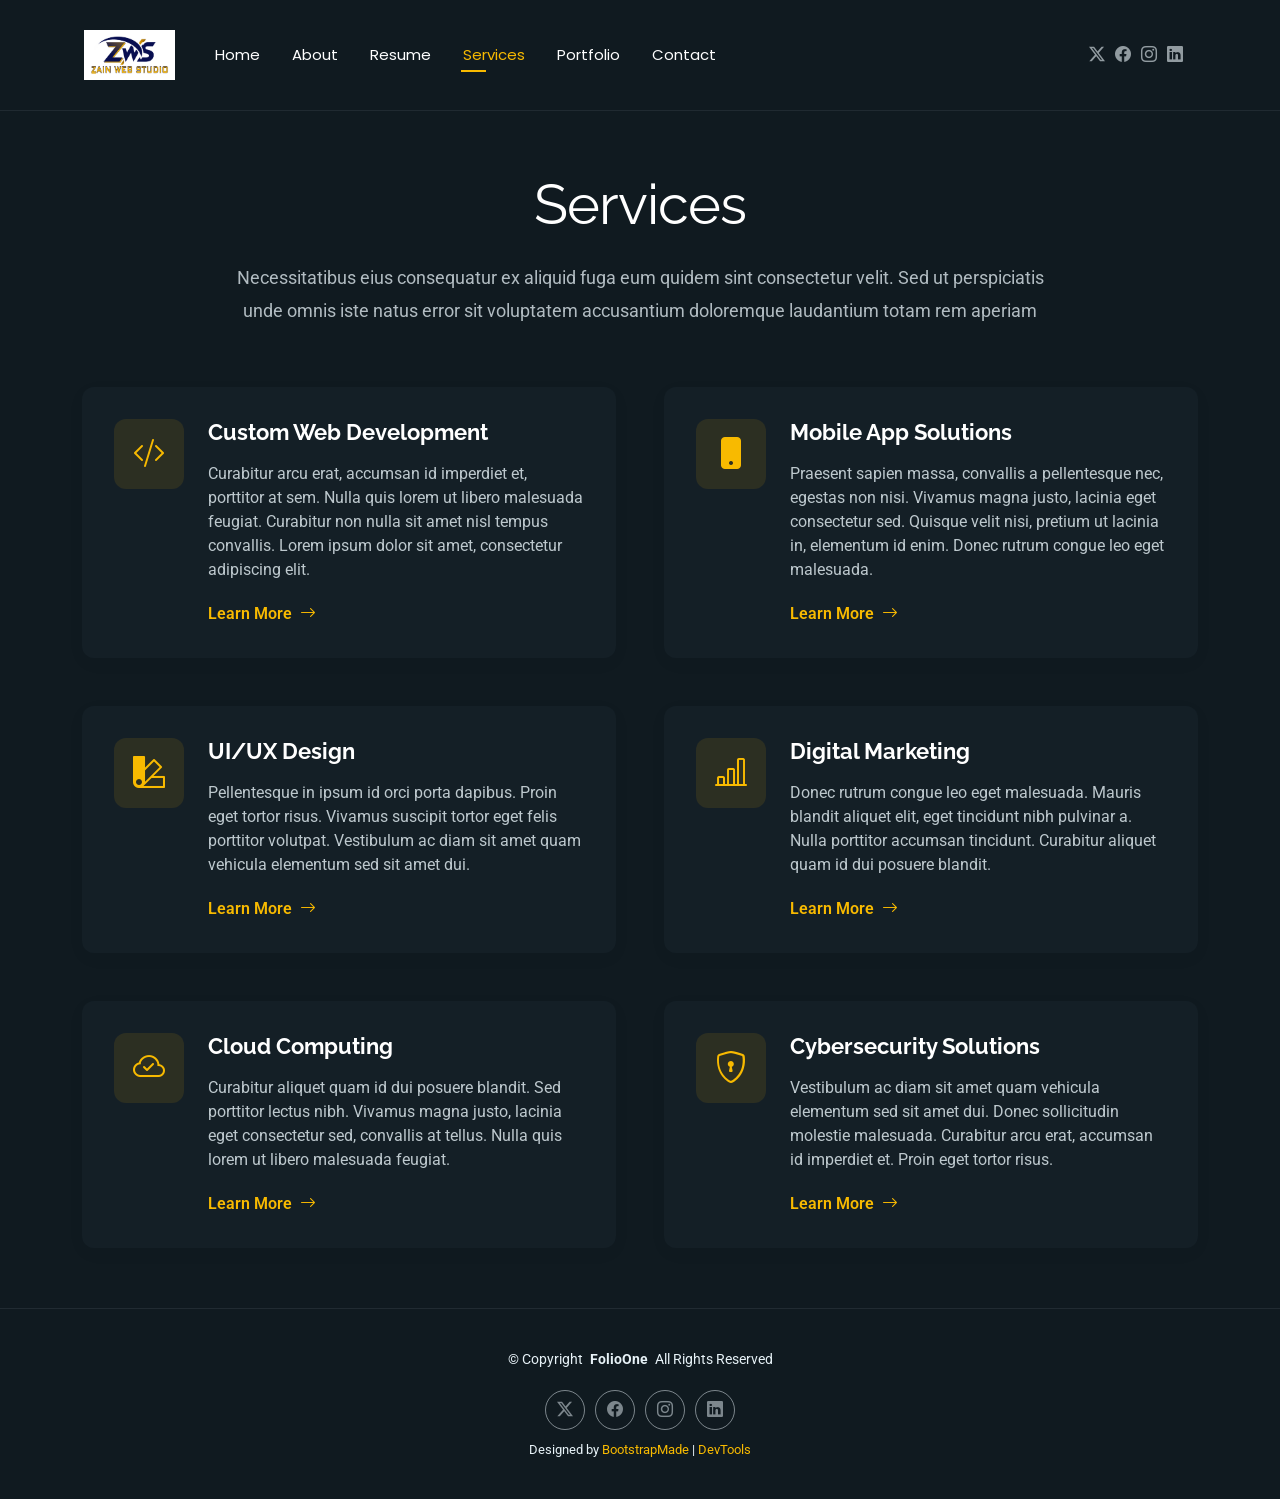
<file: services.html>
<!DOCTYPE html>
<html lang="en">

<head>
  <meta charset="utf-8">
  <meta content="width=device-width, initial-scale=1.0" name="viewport">
  <title>Services - Zain Web Studio</title>
  <meta name="description" content="">
  <meta name="keywords" content="">

  <!-- Favicons -->
  <link href="assets/img/webstudio logo.png" rel="icon">
  <link href="assets/img/weblogo.png" rel="apple-touch-icon">

  <!-- Fonts -->
  <link href="https://fonts.googleapis.com" rel="preconnect">
  <link href="https://fonts.gstatic.com" rel="preconnect" crossorigin>
  <link href="https://fonts.googleapis.com/css2?family=Roboto:ital,wght@0,100;0,300;0,400;0,500;0,700;0,900;1,100;1,300;1,400;1,500;1,700;1,900&family=Poppins:ital,wght@0,100;0,200;0,300;0,400;0,500;0,600;0,700;0,800;0,900;1,100;1,200;1,300;1,400;1,500;1,600;1,700;1,800;1,900&family=Raleway:ital,wght@0,100;0,200;0,300;0,400;0,500;0,600;0,700;0,800;0,900;1,100;1,200;1,300;1,400;1,500;1,600;1,700;1,800;1,900&display=swap" rel="stylesheet">

  <!-- Vendor CSS Files -->
  <link href="assets/vendor/bootstrap/css/bootstrap.min.css" rel="stylesheet">
  <link href="assets/vendor/bootstrap-icons/bootstrap-icons.css" rel="stylesheet">
  <link href="assets/vendor/aos/aos.css" rel="stylesheet">
  <link href="assets/vendor/swiper/swiper-bundle.min.css" rel="stylesheet">
  <link href="assets/vendor/glightbox/css/glightbox.min.css" rel="stylesheet">

  <!-- Main CSS File -->
  <link href="assets/css/main.css" rel="stylesheet">

  <!-- =======================================================
  * Template Name: FolioOne
  * Template URL: https://bootstrapmade.com/folioone-bootstrap-portfolio-website-template/
  * Updated: Aug 23 2025 with Bootstrap v5.3.7
  * Author: BootstrapMade.com
  * License: https://bootstrapmade.com/license/
  ======================================================== -->
</head>

<body class="services-page">

  <header id="header" class="header d-flex align-items-center light-background sticky-top">
    <div class="container position-relative d-flex align-items-center justify-content-between">

      <!-- <a href="index.html" class="logo d-flex align-items-center me-auto me-xl-0">
      <img src="assets/img/logo.webp" alt="">
      <h1 class="sitename">FolioOne</h1> 
    </a> -->

      <nav id="navmenu" class="navmenu">
        <ul>
          
          <li><a href="index.html" class="logo"><img src="assets/img/weblogo.png" alt="zainwebstudio logo"></a></li>
          <li><a href="index.html">Home</a></li>
          <li><a href="about.html">About</a></li>
          <li><a href="resume.html">Resume</a></li>
          <li><a href="services.html" class="active">Services</a></li>
          <li><a href="portfolio.html">Portfolio</a></li>
          <!-- <li class="dropdown"><a href="#"><span>Dropdown</span> <i class="bi bi-chevron-down toggle-dropdown"></i></a>
            <ul>
              <li><a href="#">Dropdown 1</a></li>
              <li class="dropdown"><a href="#"><span>Deep Dropdown</span> <i class="bi bi-chevron-down toggle-dropdown"></i></a>
                <ul>
                  <li><a href="#">Deep Dropdown 1</a></li>
                  <li><a href="#">Deep Dropdown 2</a></li>
                  <li><a href="#">Deep Dropdown 3</a></li>
                  <li><a href="#">Deep Dropdown 4</a></li>
                  <li><a href="#">Deep Dropdown 5</a></li>
                </ul>
              </li>
              <li><a href="#">Dropdown 2</a></li>
              <li><a href="#">Dropdown 3</a></li>
              <li><a href="#">Dropdown 4</a></li>
            </ul>
          </li> -->
          <li><a href="contact.html">Contact</a></li>
        </ul>
        <i class="mobile-nav-toggle d-xl-none bi bi-list"></i>
      </nav>

      <div class="header-social-links">
        <a href="#" class="twitter"><i class="bi bi-twitter-x"></i></a>
        <a href="#" class="facebook"><i class="bi bi-facebook"></i></a>
        <a href="#" class="instagram"><i class="bi bi-instagram"></i></a>
        <a href="#" class="linkedin"><i class="bi bi-linkedin"></i></a>
      </div>

    </div>
  </header>

  <main class="main">

    <!-- Services Section -->
    <section id="services" class="services section">

      <!-- Section Title -->
      <div class="container section-title" data-aos="fade-up">
        <h2>Services</h2>
        <p>Necessitatibus eius consequatur ex aliquid fuga eum quidem sint consectetur velit. Sed ut perspiciatis unde omnis iste natus error sit voluptatem accusantium doloremque laudantium totam rem aperiam</p>
      </div><!-- End Section Title -->

      <div class="container" data-aos="fade-up" data-aos-delay="100">

        <div class="row justify-content-center g-5">

          <div class="col-md-6" data-aos="fade-right" data-aos-delay="100">
            <div class="service-item">
              <div class="service-icon">
                <i class="bi bi-code-slash"></i>
              </div>
              <div class="service-content">
                <h3>Custom Web Development</h3>
                <p>Curabitur arcu erat, accumsan id imperdiet et, porttitor at sem. Nulla quis lorem ut libero malesuada feugiat. Curabitur non nulla sit amet nisl tempus convallis. Lorem ipsum dolor sit amet, consectetur adipiscing elit.</p>
                <a href="service-details.html" class="service-link">
                  <span>Learn More</span>
                  <i class="bi bi-arrow-right"></i>
                </a>
              </div>
            </div>
          </div><!-- End Service Item -->

          <div class="col-md-6" data-aos="fade-left" data-aos-delay="100">
            <div class="service-item">
              <div class="service-icon">
                <i class="bi bi-phone-fill"></i>
              </div>
              <div class="service-content">
                <h3>Mobile App Solutions</h3>
                <p>Praesent sapien massa, convallis a pellentesque nec, egestas non nisi. Vivamus magna justo, lacinia eget consectetur sed. Quisque velit nisi, pretium ut lacinia in, elementum id enim. Donec rutrum congue leo eget malesuada.</p>
                <a href="service-details.html" class="service-link">
                  <span>Learn More</span>
                  <i class="bi bi-arrow-right"></i>
                </a>
              </div>
            </div>
          </div><!-- End Service Item -->

          <div class="col-md-6" data-aos="fade-right" data-aos-delay="200">
            <div class="service-item">
              <div class="service-icon">
                <i class="bi bi-palette2"></i>
              </div>
              <div class="service-content">
                <h3>UI/UX Design</h3>
                <p>Pellentesque in ipsum id orci porta dapibus. Proin eget tortor risus. Vivamus suscipit tortor eget felis porttitor volutpat. Vestibulum ac diam sit amet quam vehicula elementum sed sit amet dui.</p>
                <a href="service-details.html" class="service-link">
                  <span>Learn More</span>
                  <i class="bi bi-arrow-right"></i>
                </a>
              </div>
            </div>
          </div><!-- End Service Item -->

          <div class="col-md-6" data-aos="fade-left" data-aos-delay="200">
            <div class="service-item">
              <div class="service-icon">
                <i class="bi bi-bar-chart-line"></i>
              </div>
              <div class="service-content">
                <h3>Digital Marketing</h3>
                <p>Donec rutrum congue leo eget malesuada. Mauris blandit aliquet elit, eget tincidunt nibh pulvinar a. Nulla porttitor accumsan tincidunt. Curabitur aliquet quam id dui posuere blandit.</p>
                <a href="service-details.html" class="service-link">
                  <span>Learn More</span>
                  <i class="bi bi-arrow-right"></i>
                </a>
              </div>
            </div>
          </div><!-- End Service Item -->

          <div class="col-md-6" data-aos="fade-right" data-aos-delay="300">
            <div class="service-item">
              <div class="service-icon">
                <i class="bi bi-cloud-check"></i>
              </div>
              <div class="service-content">
                <h3>Cloud Computing</h3>
                <p>Curabitur aliquet quam id dui posuere blandit. Sed porttitor lectus nibh. Vivamus magna justo, lacinia eget consectetur sed, convallis at tellus. Nulla quis lorem ut libero malesuada feugiat.</p>
                <a href="service-details.html" class="service-link">
                  <span>Learn More</span>
                  <i class="bi bi-arrow-right"></i>
                </a>
              </div>
            </div>
          </div><!-- End Service Item -->

          <div class="col-md-6" data-aos="fade-left" data-aos-delay="300">
            <div class="service-item">
              <div class="service-icon">
                <i class="bi bi-shield-lock"></i>
              </div>
              <div class="service-content">
                <h3>Cybersecurity Solutions</h3>
                <p>Vestibulum ac diam sit amet quam vehicula elementum sed sit amet dui. Donec sollicitudin molestie malesuada. Curabitur arcu erat, accumsan id imperdiet et. Proin eget tortor risus.</p>
                <a href="service-details.html" class="service-link">
                  <span>Learn More</span>
                  <i class="bi bi-arrow-right"></i>
                </a>
              </div>
            </div>
          </div><!-- End Service Item -->

        </div>

      </div>

    </section><!-- /Services Section -->

  </main>

  <footer id="footer" class="footer">

    <div class="container">
      <div class="copyright text-center ">
        <p>© <span>Copyright</span> <strong class="px-1 sitename">FolioOne</strong> <span>All Rights Reserved<br></span></p>
      </div>
      <div class="social-links d-flex justify-content-center">
        <a href=""><i class="bi bi-twitter-x"></i></a>
        <a href=""><i class="bi bi-facebook"></i></a>
        <a href=""><i class="bi bi-instagram"></i></a>
        <a href=""><i class="bi bi-linkedin"></i></a>
      </div>
      <div class="credits">
        <!-- All the links in the footer should remain intact. -->
        <!-- You can delete the links only if you've purchased the pro version. -->
        <!-- Licensing information: https://bootstrapmade.com/license/ -->
        <!-- Purchase the pro version with working PHP/AJAX contact form: [buy-url] -->
        Designed by <a href="https://bootstrapmade.com/">BootstrapMade</a> | <a href="https://bootstrapmade.com/tools/">DevTools</a>
      </div>
    </div>

  </footer>

  <!-- Scroll Top -->
  <a href="#" id="scroll-top" class="scroll-top d-flex align-items-center justify-content-center"><i class="bi bi-arrow-up-short"></i></a>

  <!-- Preloader -->
  <div id="preloader"></div>

  <!-- Vendor JS Files -->
  <script src="assets/vendor/bootstrap/js/bootstrap.bundle.min.js"></script>
  <script src="assets/vendor/php-email-form/validate.js"></script>
  <script src="assets/vendor/aos/aos.js"></script>
  <script src="assets/vendor/typed.js/typed.umd.js"></script>
  <script src="assets/vendor/waypoints/noframework.waypoints.js"></script>
  <script src="assets/vendor/purecounter/purecounter_vanilla.js"></script>
  <script src="assets/vendor/swiper/swiper-bundle.min.js"></script>
  <script src="assets/vendor/imagesloaded/imagesloaded.pkgd.min.js"></script>
  <script src="assets/vendor/isotope-layout/isotope.pkgd.min.js"></script>
  <script src="assets/vendor/glightbox/js/glightbox.min.js"></script>

  <!-- Main JS File -->
  <script src="assets/js/main.js"></script>

</body>

</html>
</file>
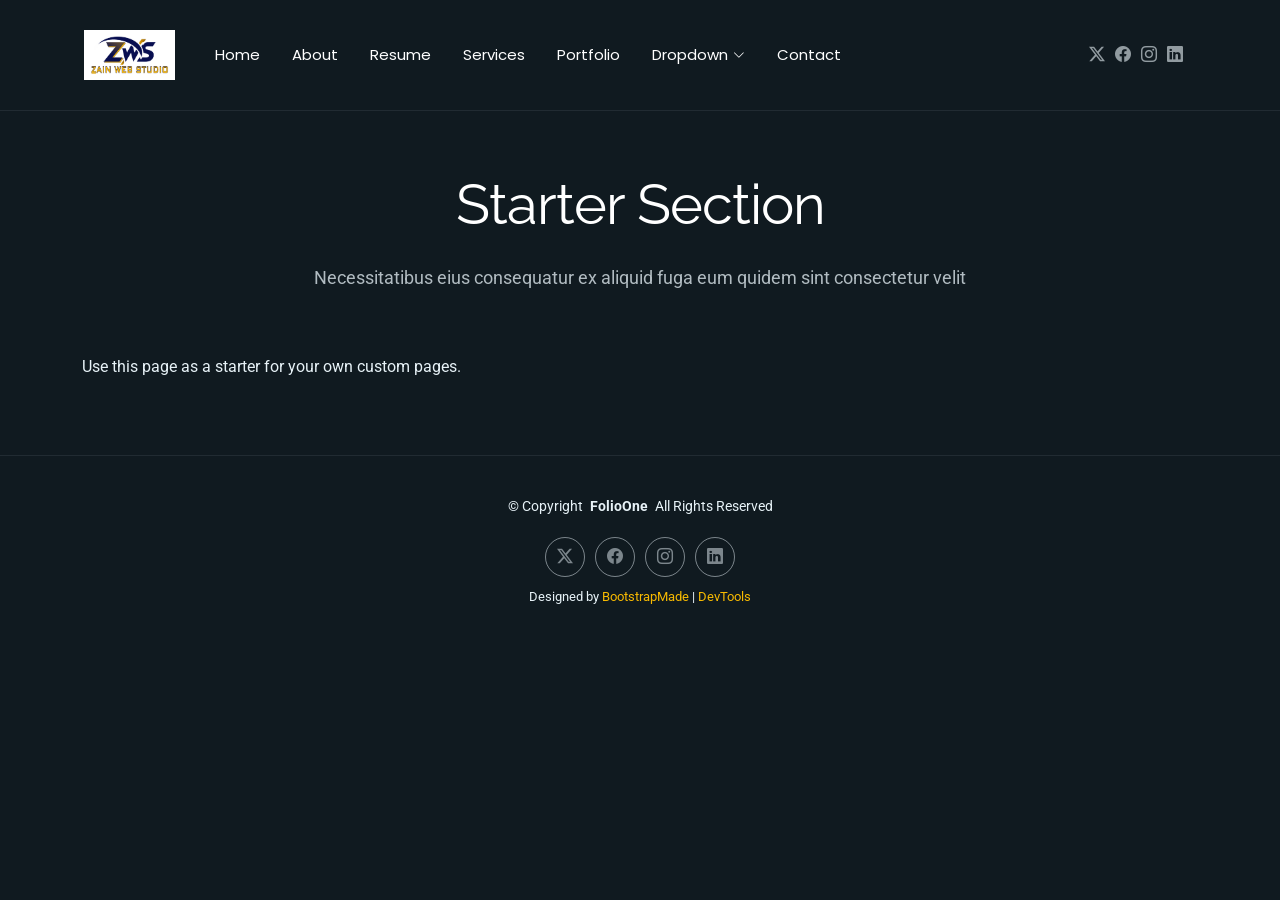
<file: starter-page.html>
<!DOCTYPE html>
<html lang="en">

<head>
  <meta charset="utf-8">
  <meta content="width=device-width, initial-scale=1.0" name="viewport">
  <title>Starter Page - Zain Web Studio</title>
  <meta name="description" content="">
  <meta name="keywords" content="">

  <!-- Favicons -->
  <link href="assets/img/webstudio logo.png" rel="icon">
  <link href="assets/img/weblogo.png" rel="apple-touch-icon">

  <!-- Fonts -->
  <link href="https://fonts.googleapis.com" rel="preconnect">
  <link href="https://fonts.gstatic.com" rel="preconnect" crossorigin>
  <link href="https://fonts.googleapis.com/css2?family=Roboto:ital,wght@0,100;0,300;0,400;0,500;0,700;0,900;1,100;1,300;1,400;1,500;1,700;1,900&family=Poppins:ital,wght@0,100;0,200;0,300;0,400;0,500;0,600;0,700;0,800;0,900;1,100;1,200;1,300;1,400;1,500;1,600;1,700;1,800;1,900&family=Raleway:ital,wght@0,100;0,200;0,300;0,400;0,500;0,600;0,700;0,800;0,900;1,100;1,200;1,300;1,400;1,500;1,600;1,700;1,800;1,900&display=swap" rel="stylesheet">

  <!-- Vendor CSS Files -->
  <link href="assets/vendor/bootstrap/css/bootstrap.min.css" rel="stylesheet">
  <link href="assets/vendor/bootstrap-icons/bootstrap-icons.css" rel="stylesheet">
  <link href="assets/vendor/aos/aos.css" rel="stylesheet">
  <link href="assets/vendor/swiper/swiper-bundle.min.css" rel="stylesheet">
  <link href="assets/vendor/glightbox/css/glightbox.min.css" rel="stylesheet">

  <!-- Main CSS File -->
  <link href="assets/css/main.css" rel="stylesheet">

  <!-- =======================================================
  * Template Name: FolioOne
  * Template URL: https://bootstrapmade.com/folioone-bootstrap-portfolio-website-template/
  * Updated: Aug 23 2025 with Bootstrap v5.3.7
  * Author: BootstrapMade.com
  * License: https://bootstrapmade.com/license/
  ======================================================== -->
</head>

<body class="starter-page-page">

  <header id="header" class="header d-flex align-items-center light-background sticky-top">
    <div class="container position-relative d-flex align-items-center justify-content-between">

      <!-- <a href="index.html" class="logo d-flex align-items-center me-auto me-xl-0">
      <img src="assets/img/logo.webp" alt="">
      <h1 class="sitename">FolioOne</h1> 
    </a> -->

      <nav id="navmenu" class="navmenu">
        <ul>
          <li><a href="index.html" class="logo"><img src="assets/img/weblogo.png" alt="zainwebstudio logo"></a></li>
          <li><a href="index.html">Home</a></li>
          <li><a href="about.html">About</a></li>
          <li><a href="resume.html">Resume</a></li>
          <li><a href="services.html">Services</a></li>
          <li><a href="portfolio.html">Portfolio</a></li>
          <li class="dropdown"><a href="#"><span>Dropdown</span> <i class="bi bi-chevron-down toggle-dropdown"></i></a>
            <ul>
              <li><a href="#">Dropdown 1</a></li>
              <li class="dropdown"><a href="#"><span>Deep Dropdown</span> <i class="bi bi-chevron-down toggle-dropdown"></i></a>
                <ul>
                  <li><a href="#">Deep Dropdown 1</a></li>
                  <li><a href="#">Deep Dropdown 2</a></li>
                  <li><a href="#">Deep Dropdown 3</a></li>
                  <li><a href="#">Deep Dropdown 4</a></li>
                  <li><a href="#">Deep Dropdown 5</a></li>
                </ul>
              </li>
              <li><a href="#">Dropdown 2</a></li>
              <li><a href="#">Dropdown 3</a></li>
              <li><a href="#">Dropdown 4</a></li>
            </ul>
          </li>
          <li><a href="contact.html">Contact</a></li>
        </ul>
        <i class="mobile-nav-toggle d-xl-none bi bi-list"></i>
      </nav>

      <div class="header-social-links">
        <a href="#" class="twitter"><i class="bi bi-twitter-x"></i></a>
        <a href="#" class="facebook"><i class="bi bi-facebook"></i></a>
        <a href="#" class="instagram"><i class="bi bi-instagram"></i></a>
        <a href="#" class="linkedin"><i class="bi bi-linkedin"></i></a>
      </div>

    </div>
  </header>

  <main class="main">

    <!-- Starter Section Section -->
    <section id="starter-section" class="starter-section section">

      <!-- Section Title -->
      <div class="container section-title" data-aos="fade-up">
        <h2>Starter Section</h2>
        <p>Necessitatibus eius consequatur ex aliquid fuga eum quidem sint consectetur velit</p>
      </div><!-- End Section Title -->

      <div class="container" data-aos="fade-up">
        <p>Use this page as a starter for your own custom pages.</p>
      </div>

    </section><!-- /Starter Section Section -->

  </main>

  <footer id="footer" class="footer">

    <div class="container">
      <div class="copyright text-center ">
        <p>© <span>Copyright</span> <strong class="px-1 sitename">FolioOne</strong> <span>All Rights Reserved<br></span></p>
      </div>
      <div class="social-links d-flex justify-content-center">
        <a href=""><i class="bi bi-twitter-x"></i></a>
        <a href=""><i class="bi bi-facebook"></i></a>
        <a href=""><i class="bi bi-instagram"></i></a>
        <a href=""><i class="bi bi-linkedin"></i></a>
      </div>
      <div class="credits">
        <!-- All the links in the footer should remain intact. -->
        <!-- You can delete the links only if you've purchased the pro version. -->
        <!-- Licensing information: https://bootstrapmade.com/license/ -->
        <!-- Purchase the pro version with working PHP/AJAX contact form: [buy-url] -->
        Designed by <a href="https://bootstrapmade.com/">BootstrapMade</a> | <a href="https://bootstrapmade.com/tools/">DevTools</a>
      </div>
    </div>

  </footer>

  <!-- Scroll Top -->
  <a href="#" id="scroll-top" class="scroll-top d-flex align-items-center justify-content-center"><i class="bi bi-arrow-up-short"></i></a>

  <!-- Preloader -->
  <div id="preloader"></div>

  <!-- Vendor JS Files -->
  <script src="assets/vendor/bootstrap/js/bootstrap.bundle.min.js"></script>
  <script src="assets/vendor/php-email-form/validate.js"></script>
  <script src="assets/vendor/aos/aos.js"></script>
  <script src="assets/vendor/typed.js/typed.umd.js"></script>
  <script src="assets/vendor/waypoints/noframework.waypoints.js"></script>
  <script src="assets/vendor/purecounter/purecounter_vanilla.js"></script>
  <script src="assets/vendor/swiper/swiper-bundle.min.js"></script>
  <script src="assets/vendor/imagesloaded/imagesloaded.pkgd.min.js"></script>
  <script src="assets/vendor/isotope-layout/isotope.pkgd.min.js"></script>
  <script src="assets/vendor/glightbox/js/glightbox.min.js"></script>

  <!-- Main JS File -->
  <script src="assets/js/main.js"></script>

</body>

</html>
</file>
<file: assets/css/main.css>
/**
* Template Name: FolioOne
* Template URL: https://bootstrapmade.com/folioone-bootstrap-portfolio-website-template/
* Updated: Aug 23 2025 with Bootstrap v5.3.7
* Author: BootstrapMade.com
* License: https://bootstrapmade.com/license/
*/

/*--------------------------------------------------------------
# Font & Color Variables
# Help: https://bootstrapmade.com/color-system/
--------------------------------------------------------------*/
/* Fonts */
:root {
  --default-font: "Roboto",  system-ui, -apple-system, "Segoe UI", Roboto, "Helvetica Neue", Arial, "Noto Sans", "Liberation Sans", sans-serif, "Apple Color Emoji", "Segoe UI Emoji", "Segoe UI Symbol", "Noto Color Emoji";
  --heading-font: "Raleway",  sans-serif;
  --nav-font: "Poppins",  sans-serif;
}

/* Global Colors - The following color variables are used throughout the website. Updating them here will change the color scheme of the entire website */
:root { 
  --background-color: #101a20; /* Background color for the entire website, including individual sections */
  --default-color: #e7f2f7; /* Default color used for the majority of the text content across the entire website */
  --heading-color: #ffffff; /* Color for headings, subheadings and title throughout the website */
  --accent-color: #F8BA00; /* Accent color that represents your brand on the website. It's used for buttons, links, and other elements that need to stand out */
  --surface-color: #141f26; /* The surface color is used as a background of boxed elements within sections, such as cards, icon boxes, or other elements that require a visual separation from the global background. */
  --contrast-color: #ffffff; /* Contrast color for text, ensuring readability against backgrounds of accent, heading, or default colors. */
}

/* Nav Menu Colors - The following color variables are used specifically for the navigation menu. They are separate from the global colors to allow for more customization options */
:root {
  --nav-color: #ffffff;  /* The default color of the main navmenu links */
  --nav-hover-color: #F8BA00; /* Applied to main navmenu links when they are hovered over or active */
  --nav-mobile-background-color: #213642; /* Used as the background color for mobile navigation menu */
  --nav-dropdown-background-color: #051117; /* Used as the background color for dropdown items that appear when hovering over primary navigation items */
  --nav-dropdown-color: #e7f2f7; /* Used for navigation links of the dropdown items in the navigation menu. */
  --nav-dropdown-hover-color: #F8BA00; /* Similar to --nav-hover-color, this color is applied to dropdown navigation links when they are hovered over. */
}

/* Color Presets - These classes override global colors when applied to any section or element, providing reuse of the sam color scheme. */

.light-background {
  --background-color: #142027;
  --surface-color: #325264;
}

.dark-background {
  --background-color: #0b1419;
  --default-color: #ffffff;
  --heading-color: #ffffff;
  --surface-color: #252525;
  --contrast-color: #ffffff;
}

/* Smooth scroll */
:root {
  scroll-behavior: smooth;
}

/*--------------------------------------------------------------
# General Styling & Shared Classes
--------------------------------------------------------------*/
body {
  color: var(--default-color);
  background-color: var(--background-color);
  font-family: var(--default-font);
}

a {
  color: var(--accent-color);
  text-decoration: none;
  transition: 0.3s;
}

a:hover {
  color: color-mix(in srgb, var(--accent-color), transparent 25%);
  text-decoration: none;
}

h1,
h2,
h3,
h4,
h5,
h6 {
  color: var(--heading-color);
  font-family: var(--heading-font);
}

/* PHP Email Form Messages
------------------------------*/
.php-email-form .error-message {
  display: none;
  background: #df1529;
  color: #ffffff;
  text-align: left;
  padding: 15px;
  margin-bottom: 24px;
  font-weight: 600;
}

.php-email-form .sent-message {
  display: none;
  color: #ffffff;
  background: #059652;
  text-align: center;
  padding: 15px;
  margin-bottom: 24px;
  font-weight: 600;
}

.php-email-form .loading {
  display: none;
  background: var(--surface-color);
  text-align: center;
  padding: 15px;
  margin-bottom: 24px;
}

.php-email-form .loading:before {
  content: "";
  display: inline-block;
  border-radius: 50%;
  width: 24px;
  height: 24px;
  margin: 0 10px -6px 0;
  border: 3px solid var(--accent-color);
  border-top-color: var(--surface-color);
  animation: php-email-form-loading 1s linear infinite;
}

@keyframes php-email-form-loading {
  0% {
    transform: rotate(0deg);
  }

  100% {
    transform: rotate(360deg);
  }
}

/*--------------------------------------------------------------
# Global Header
--------------------------------------------------------------*/
.header {
  --background-color: rgba(255, 255, 255, 0);
  color: var(--default-color);
  background-color: var(--background-color);
  padding: 15px 0;
  transition: all 0.5s;
  z-index: 997;
  border-bottom: 1px solid color-mix(in srgb, var(--default-color), transparent 92%);
}
.header .logo {
  line-height: 5;
}

.header .logo img {
  max-height: 50px;
  margin-right: 8px;
}

.header .logo h1 {
  font-size: 32px;
  margin: 0;
  font-weight: 400;
  color: var(--heading-color);
}

.header .header-social-links {
  padding-right: 15px;
}

.header .header-social-links a {
  color: color-mix(in srgb, var(--default-color), transparent 40%);
  padding-left: 6px;
  display: inline-block;
  transition: 0.3s;
  font-size: 16px;
}

.header .header-social-links a:hover {
  color: var(--default-color);
}

.header .header-social-links a i {
  line-height: 0px;
}

@media (max-width: 1200px) {
  .header .logo {
    order: 1;
  }

  .header .header-social-links {
    order: 2;
  }

  .header .navmenu {
    order: 3;
  }
}
.whatsapp-btn{
    position: fixed;
    right: 15px;
    bottom: 70px; /* Scroll top button se upar */
    width: 45px;
    height: 45px;
    background: #25d366;
    color: #fff;
    border-radius: 50%;
    font-size: 25px;
    z-index: 9999;
    transition: 0.3s;
    text-decoration: none;
    box-shadow: 0 4px 10px rgba(0,0,0,0.3);
}

.whatsapp-btn:hover{
    background: #18a04e;
    transform: scale(1.1);
    color: #fff;
}

/* Global Header on Scroll
------------------------------*/
.scrolled .header {
  --background-color: rgba(16, 26, 32, 0.9);
}

/*--------------------------------------------------------------
# Navigation Menu
--------------------------------------------------------------*/
/* Desktop Navigation */
@media (min-width: 1200px) {
  .navmenu {
    padding: 0;
  }

  .navmenu ul {
    margin: 0;
    padding: 0;
    display: flex;
    list-style: none;
    align-items: center;
  }

  .navmenu li {
    position: relative;
  }

  .navmenu>ul>li {
    white-space: nowrap;
    padding: 15px 28px 15px 0;
  }

  .navmenu>ul>li:last-child {
    padding-right: 0;
  }

  .navmenu a,
  .navmenu a:focus {
    color: var(--nav-color);
    font-size: 15px;
    padding: 0 2px;
    font-family: var(--nav-font);
    font-weight: 400;
    display: flex;
    align-items: center;
    justify-content: space-between;
    white-space: nowrap;
    transition: 0.3s;
    position: relative;
  }

  .navmenu a i,
  .navmenu a:focus i {
    font-size: 12px;
    line-height: 0;
    margin-left: 5px;
    transition: 0.3s;
  }

  .navmenu>ul>li>a:before {
    content: "";
    position: absolute;
    height: 2px;
    bottom: -6px;
    left: 0;
    background-color: var(--nav-hover-color);
    visibility: hidden;
    width: 0px;
    transition: all 0.3s ease-in-out 0s;
  }

  .navmenu a:hover:before,
  .navmenu li:hover>a:before,
  .navmenu .active:before {
    visibility: visible;
    width: 25px;
  }

  .navmenu li:hover>a,
  .navmenu .active,
  .navmenu .active:focus {
    color: var(--nav-hover-color);
  }

  .navmenu .dropdown ul {
    margin: 0;
    padding: 10px 0;
    background: var(--nav-dropdown-background-color);
    display: block;
    position: absolute;
    visibility: hidden;
    left: -5px;
    top: 130%;
    opacity: 0;
    transition: 0.3s;
    border-radius: 4px;
    z-index: 99;
    box-shadow: 0px 0px 30px rgba(0, 0, 0, 0.1);
  }

  .navmenu .dropdown ul li {
    min-width: 200px;
  }

  .navmenu .dropdown ul a {
    padding: 10px 20px;
    font-size: 15px;
    text-transform: none;
    color: var(--nav-dropdown-color);
  }

  .navmenu .dropdown ul a i {
    font-size: 12px;
  }

  .navmenu .dropdown ul a:hover,
  .navmenu .dropdown ul .active:hover,
  .navmenu .dropdown ul li:hover>a {
    color: var(--nav-dropdown-hover-color);
  }

  .navmenu .dropdown:hover>ul {
    opacity: 1;
    top: 100%;
    visibility: visible;
  }

  .navmenu .dropdown .dropdown ul {
    top: 0;
    left: -90%;
    visibility: hidden;
  }

  .navmenu .dropdown .dropdown:hover>ul {
    opacity: 1;
    top: 0;
    left: -100%;
    visibility: visible;
  }
}

/* Mobile Navigation */
@media (max-width: 1199px) {
  .mobile-nav-toggle {
    color: var(--nav-color);
    font-size: 28px;
    line-height: 0;
    margin-right: 10px;
    cursor: pointer;
    transition: color 0.3s;
  }

  .navmenu {
    padding: 0;
    z-index: 9997;
  }

  .navmenu ul {
    display: none;
    list-style: none;
    position: absolute;
    inset: 60px 20px 20px 20px;
    padding: 10px 0;
    margin: 0;
    border-radius: 6px;
    background-color: var(--nav-mobile-background-color);
    border: 1px solid color-mix(in srgb, var(--default-color), transparent 90%);
    box-shadow: none;
    overflow-y: auto;
    transition: 0.3s;
    z-index: 9998;
  }

  .navmenu a,
  .navmenu a:focus {
    color: var(--nav-dropdown-color);
    padding: 10px 20px;
    font-family: var(--nav-font);
    font-size: 17px;
    font-weight: 500;
    display: flex;
    align-items: center;
    justify-content: space-between;
    white-space: nowrap;
    transition: 0.3s;
  }

  .navmenu a i,
  .navmenu a:focus i {
    font-size: 12px;
    line-height: 0;
    margin-left: 5px;
    width: 30px;
    height: 30px;
    display: flex;
    align-items: center;
    justify-content: center;
    border-radius: 50%;
    transition: 0.3s;
    background-color: color-mix(in srgb, var(--accent-color), transparent 90%);
  }

  .navmenu a i:hover,
  .navmenu a:focus i:hover {
    background-color: var(--accent-color);
    color: var(--contrast-color);
  }

  .navmenu a:hover,
  .navmenu .active,
  .navmenu .active:focus {
    color: var(--nav-dropdown-hover-color);
  }

  .navmenu .active i,
  .navmenu .active:focus i {
    background-color: var(--accent-color);
    color: var(--contrast-color);
    transform: rotate(180deg);
  }

  .navmenu .dropdown ul {
    position: static;
    display: none;
    z-index: 99;
    padding: 10px 0;
    margin: 10px 20px;
    background-color: var(--nav-dropdown-background-color);
    transition: all 0.5s ease-in-out;
  }

  .navmenu .dropdown ul ul {
    background-color: rgba(33, 37, 41, 0.1);
  }

  .navmenu .dropdown>.dropdown-active {
    display: block;
    background-color: rgba(33, 37, 41, 0.03);
  }

  .mobile-nav-active {
    overflow: hidden;
  }

  .mobile-nav-active .mobile-nav-toggle {
    color: #fff;
    position: absolute;
    font-size: 32px;
    top: 15px;
    right: 15px;
    margin-right: 0;
    z-index: 9999;
  }

  .mobile-nav-active .navmenu {
    position: fixed;
    overflow: hidden;
    inset: 0;
    background: rgba(33, 37, 41, 0.8);
    transition: 0.3s;
  }

  .mobile-nav-active .navmenu>ul {
    display: block;
  }
}

/*--------------------------------------------------------------
# Global Footer
--------------------------------------------------------------*/
.footer {
  color: var(--default-color);
  background-color: var(--background-color);
  font-size: 14px;
  padding: 40px 0;
  position: relative;
  border-top: 1px solid color-mix(in srgb, var(--default-color), transparent 92%);
}

.footer .copyright p {
  margin-bottom: 0;
}

.footer .social-links {
  margin-top: 20px;
}

.footer .social-links a {
  display: flex;
  align-items: center;
  justify-content: center;
  width: 40px;
  height: 40px;
  border-radius: 50%;
  border: 1px solid color-mix(in srgb, var(--default-color), transparent 50%);
  font-size: 16px;
  color: color-mix(in srgb, var(--default-color), transparent 50%);
  margin: 0 5px;
  transition: 0.3s;
}

.footer .social-links a:hover {
  color: var(--accent-color);
  border-color: var(--accent-color);
}

.footer .credits {
  margin-top: 10px;
  font-size: 13px;
  text-align: center;
}

/*--------------------------------------------------------------
# Preloader
--------------------------------------------------------------*/
#preloader {
  position: fixed;
  inset: 0;
  z-index: 9999;
  overflow: hidden;
  background-color: var(--background-color);
  transition: all 0.6s ease-out;
  width: 100%;
  height: 100vh;
}

#preloader:before,
#preloader:after {
  content: "";
  position: absolute;
  border: 4px solid var(--accent-color);
  border-radius: 50%;
  animation: animate-preloader 2s cubic-bezier(0, 0.2, 0.8, 1) infinite;
}

#preloader:after {
  animation-delay: -0.5s;
}

@keyframes animate-preloader {
  0% {
    width: 10px;
    height: 10px;
    top: calc(50% - 5px);
    left: calc(50% - 5px);
    opacity: 1;
  }

  100% {
    width: 72px;
    height: 72px;
    top: calc(50% - 36px);
    left: calc(50% - 36px);
    opacity: 0;
  }
}

/*--------------------------------------------------------------
# Scroll Top Button
--------------------------------------------------------------*/
.scroll-top {
  position: fixed;
  visibility: hidden;
  opacity: 0;
  right: 15px;
  bottom: -15px;
  z-index: 99999;
  background-color: var(--accent-color);
  width: 44px;
  height: 44px;
  border-radius: 50px;
  transition: all 0.4s;
}

.scroll-top i {
  font-size: 24px;
  color: var(--contrast-color);
  line-height: 0;
}

.scroll-top:hover {
  background-color: color-mix(in srgb, var(--accent-color), transparent 20%);
  color: var(--contrast-color);
}

.scroll-top.active {
  visibility: visible;
  opacity: 1;
  bottom: 15px;
}

/*--------------------------------------------------------------
# Disable aos animation delay on mobile devices
--------------------------------------------------------------*/
@media screen and (max-width: 768px) {
  [data-aos-delay] {
    transition-delay: 0 !important;
  }
}

/*--------------------------------------------------------------
# Global Page Titles & Breadcrumbs
--------------------------------------------------------------*/
.page-title {
  color: var(--default-color);
  background-color: var(--background-color);
  position: relative;
}

.page-title .heading {
  padding: 80px 0;
  border-top: 1px solid color-mix(in srgb, var(--default-color), transparent 90%);
}

.page-title .heading h1 {
  font-size: 38px;
  font-weight: 700;
}

.page-title nav {
  background-color: color-mix(in srgb, var(--default-color), transparent 96%);
  padding: 20px 0;
}

.page-title nav ol {
  display: flex;
  flex-wrap: wrap;
  list-style: none;
  padding: 0;
  margin: 0;
  font-size: 16px;
  font-weight: 400;
}

.page-title nav ol li+li {
  padding-left: 10px;
}

.page-title nav ol li+li::before {
  content: "/";
  display: inline-block;
  padding-right: 10px;
  color: color-mix(in srgb, var(--default-color), transparent 70%);
}

/*--------------------------------------------------------------
# Global Sections
--------------------------------------------------------------*/
section,
.section {
  color: var(--default-color);
  background-color: var(--background-color);
  padding: 60px 0;
  scroll-margin-top: 100px;
  overflow: clip;
}

@media (max-width: 1199px) {

  section,
  .section {
    scroll-margin-top: 66px;
  }
}

/*--------------------------------------------------------------
# Global Section Titles
--------------------------------------------------------------*/
.section-title {
  text-align: center;
  padding-bottom: 60px;
  position: relative;
}

.section-title h2 {
  font-size: 3.5rem;
  font-weight: 400;
  line-height: 1.2;
  color: var(--heading-color);
  margin-bottom: 1.5rem;
  letter-spacing: -1px;
}

@media (max-width: 768px) {
  .section-title h2 {
    font-size: 2.5rem;
  }
}

.section-title p {
  font-size: 1.125rem;
  line-height: 1.8;
  color: color-mix(in srgb, var(--default-color), transparent 25%);
  max-width: 900px;
  margin: 0 auto;
  text-wrap: balance;
}

/*--------------------------------------------------------------
# Hero Section
--------------------------------------------------------------*/
.hero {
  padding: 80px 0;
  min-height: 100vh;
  display: flex;
  align-items: center;
}

.hero .hero-content h1 {
  font-size: 3.5rem;
  font-weight: 700;
  margin-bottom: 1rem;
  line-height: 1.2;
}

.hero .hero-content h1 .highlight {
  color: var(--accent-color);
  position: relative;
}

.hero .hero-content h1 .highlight::after {
  content: "";
  position: absolute;
  bottom: 0;
  left: 0;
  width: 100%;
  height: 3px;
  background: linear-gradient(90deg, var(--accent-color), color-mix(in srgb, var(--accent-color), transparent 50%));
  border-radius: 2px;
}

@media (max-width: 768px) {
  .hero .hero-content h1 {
    font-size: 2.5rem;
  }
}

.hero .hero-content h2 {
  font-size: 1.5rem;
  font-weight: 400;
  margin-bottom: 2rem;
  color: color-mix(in srgb, var(--default-color), transparent 20%);
}

.hero .hero-content h2 .typed {
  color: var(--accent-color);
  font-weight: 600;
}

@media (max-width: 768px) {
  .hero .hero-content h2 {
    font-size: 1.25rem;
  }
}

.hero .hero-content p {
  font-size: 1.1rem;
  line-height: 1.6;
  margin-bottom: 2.5rem;
  color: color-mix(in srgb, var(--default-color), transparent 30%);
}

.hero .hero-actions {
  display: flex;
  gap: 1rem;
  margin-bottom: 3rem;
}

.hero .hero-actions .btn {
  padding: 12px 30px;
  border-radius: 50px;
  font-weight: 600;
  text-decoration: none;
  transition: all 0.3s ease;
  border: 2px solid;
}

.hero .hero-actions .btn.btn-primary {
  background: var(--accent-color);
  color: var(--contrast-color);
  border-color: var(--accent-color);
}

.hero .hero-actions .btn.btn-primary:hover {
  background: color-mix(in srgb, var(--accent-color), black 15%);
  border-color: color-mix(in srgb, var(--accent-color), black 15%);
  transform: translateY(-2px);
}

.hero .hero-actions .btn.btn-outline {
  background: transparent;
  color: var(--accent-color);
  border-color: var(--accent-color);
}

.hero .hero-actions .btn.btn-outline:hover {
  transform: translateY(-2px);
}

@media (max-width: 576px) {
  .hero .hero-actions {
    flex-direction: column;
  }

  .hero .hero-actions .btn {
    text-align: center;
  }
}

.hero .social-links {
  display: flex;
  gap: 1rem;
}

.hero .social-links a {
  width: 45px;
  height: 45px;
  background: var(--surface-color);
  border-radius: 50%;
  display: flex;
  align-items: center;
  justify-content: center;
  color: var(--default-color);
  font-size: 1.2rem;
  transition: all 0.3s ease;
}

.hero .social-links a:hover {
  background: var(--accent-color);
  color: var(--contrast-color);
  transform: translateY(-3px);
  box-shadow: 0 8px 25px color-mix(in srgb, var(--accent-color), transparent 70%);
}

.hero .hero-image {
  position: relative;
}

.hero .hero-image .image-wrapper {
  position: relative;
  max-width: 450px;
  margin: 0 auto;
}

.hero .hero-image .image-wrapper img {
  border-radius: 20px;
  box-shadow: 0 5px 15px color-mix(in srgb, var(--default-color), transparent 95%);
  transition: transform 0.3s ease;
}

.hero .hero-image .image-wrapper img:hover {
  transform: scale(1.02);
}

.hero .hero-image .floating-elements {
  position: absolute;
  top: 0;
  left: 0;
  right: 0;
  bottom: 0;
  pointer-events: none;
}

.hero .hero-image .floating-elements .floating-card {
  position: absolute;
  background: var(--surface-color);
  padding: 15px 20px;
  border-radius: 15px;
  box-shadow: 0 10px 30px color-mix(in srgb, var(--default-color), transparent 90%);
  display: flex;
  align-items: center;
  gap: 10px;
  font-weight: 600;
  animation: float 3s ease-in-out infinite;
}

.hero .hero-image .floating-elements .floating-card i {
  font-size: 1.5rem;
  color: var(--accent-color);
}

.hero .hero-image .floating-elements .floating-card.design {
  top: 10%;
  right: -10%;
  animation-delay: 0s;
}

.hero .hero-image .floating-elements .floating-card.code {
  bottom: 30%;
  left: -15%;
  animation-delay: 1s;
}

.hero .hero-image .floating-elements .floating-card.creativity {
  top: 60%;
  right: -5%;
  animation-delay: 2s;
}

@media (max-width: 992px) {
  .hero .hero-image .floating-elements .floating-card {
    display: none;
  }
}

@keyframes float {

  0%,
  100% {
    transform: translateY(0px);
  }

  50% {
    transform: translateY(-10px);
  }
}

@media (max-width: 992px) {
  .hero .hero-content {
    text-align: center;
    margin-bottom: 3rem;
  }
}

/*--------------------------------------------------------------
# About Section
--------------------------------------------------------------*/
.about .intro-content .eyebrow {
  display: inline-block;
  letter-spacing: 0.12em;
  text-transform: uppercase;
  font-size: 12px;
  color: color-mix(in srgb, var(--default-color), transparent 40%);
  margin-bottom: 16px;
}

.about .intro-content .headline {
  font-family: var(--heading-font);
  font-weight: 300;
  line-height: 1.2;
  font-size: clamp(28px, 4vw, 44px);
  margin: 0 0 24px 0;
}

.about .intro-content .lead {
  font-size: 18px;
  line-height: 1.8;
  color: color-mix(in srgb, var(--default-color), transparent 10%);
  margin-bottom: 24px;
}

.about .intro-content p {
  line-height: 1.8;
  margin-bottom: 24px;
  color: color-mix(in srgb, var(--default-color), transparent 5%);
}

.about .intro-content .cta-group {
  display: flex;
  gap: 24px;
  align-items: center;
  margin-top: 24px;
}

.about .intro-content .cta-group .btn-ghost {
  display: inline-flex;
  align-items: center;
  gap: 8px;
  padding: 12px 18px;
  border-radius: 6px;
  color: var(--accent-color);
  background: color-mix(in srgb, var(--accent-color), transparent 92%);
  border: 1px solid color-mix(in srgb, var(--accent-color), transparent 70%);
  transition: 0.3s ease-in-out;
}

.about .intro-content .cta-group .btn-ghost:hover,
.about .intro-content .cta-group .btn-ghost:focus {
  color: var(--contrast-color);
  background: var(--accent-color);
  border-color: var(--accent-color);
  outline: none;
  box-shadow: 0 0 0 3px color-mix(in srgb, var(--accent-color), transparent 70%);
}

.about .intro-content .cta-group .link-underline {
  display: inline-flex;
  align-items: center;
  gap: 8px;
  position: relative;
  color: var(--accent-color);
  padding-bottom: 4px;
  transition: 0.3s ease-in-out;
}

.about .intro-content .cta-group .link-underline::after {
  content: "";
  position: absolute;
  left: 0;
  right: 0;
  bottom: 0;
  height: 1px;
  background: color-mix(in srgb, var(--accent-color), transparent 40%);
  transform: scaleX(0.4);
  transform-origin: left;
  transition: 0.3s ease-in-out;
}

.about .intro-content .cta-group .link-underline:hover,
.about .intro-content .cta-group .link-underline:focus {
  color: color-mix(in srgb, var(--accent-color), transparent 10%);
  outline: none;
}

.about .intro-content .cta-group .link-underline:hover::after,
.about .intro-content .cta-group .link-underline:focus::after {
  transform: scaleX(1);
}

.about .profile-figure {
  margin: 0;
}

.about .profile-figure .profile-photo {
  width: 88%;
  max-width: 440px;
  border-radius: 18px;
  box-shadow: 0 10px 30px color-mix(in srgb, var(--default-color), transparent 92%);
  transform: translateY(0);
  transition: transform 0.3s ease-in-out;
}

.about .profile-figure .profile-caption {
  margin-top: 24px;
  display: flex;
  align-items: center;
  justify-content: center;
}

.about .profile-figure .profile-caption .meta {
  font-size: 14px;
  color: color-mix(in srgb, var(--default-color), transparent 20%);
}

.about .profile-figure .profile-caption .meta .funfact {
  font-size: 13px;
  margin-top: 4px;
  color: color-mix(in srgb, var(--default-color), transparent 35%);
}

.about .profile-figure:hover .profile-photo {
  transform: translateY(-4px);
}

.about .skill-item {
  padding: 24px;
  border-radius: 6px;
  transition: 0.3s ease-in-out;
  background: color-mix(in srgb, var(--surface-color), var(--accent-color) 2%);
  border: 1px solid color-mix(in srgb, var(--default-color), transparent 88%);
  height: 100%;
}

.about .skill-item i {
  font-size: 24px;
  color: var(--accent-color);
  margin-bottom: 16px;
  display: inline-block;
}

.about .skill-item h3 {
  font-size: 16px;
  margin-bottom: 6px;
  font-weight: 500;
}

.about .skill-item p {
  margin: 0;
  font-size: 14px;
  color: color-mix(in srgb, var(--default-color), transparent 25%);
}

.about .skill-item:hover {
  transform: translateY(-3px);
  border-color: color-mix(in srgb, var(--accent-color), transparent 60%);
  box-shadow: 0 10px 30px color-mix(in srgb, var(--default-color), transparent 92%);
}

.about .timeline-item {
  position: relative;
  padding-left: 26px;
}

.about .timeline-item time {
  display: inline-block;
  font-size: 12px;
  letter-spacing: 0.08em;
  text-transform: uppercase;
  color: color-mix(in srgb, var(--default-color), transparent 45%);
  margin-bottom: 6px;
}

.about .timeline-item h4 {
  font-size: 18px;
  font-weight: 400;
  margin: 0 0 6px;
}

.about .timeline-item p {
  font-size: 14px;
  color: color-mix(in srgb, var(--default-color), transparent 25%);
  margin: 0;
}

.about .timeline-item .dot {
  position: absolute;
  left: 0;
  top: 4px;
  width: 10px;
  height: 10px;
  border-radius: 50%;
  background: var(--accent-color);
  box-shadow: 0 0 0 6px color-mix(in srgb, var(--accent-color), transparent 80%);
}

.about .personal-quote {
  padding: 24px 0;
}

.about .personal-quote p {
  font-family: var(--heading-font);
  font-weight: 300;
  font-size: clamp(20px, 3vw, 28px);
  line-height: 1.5;
  color: color-mix(in srgb, var(--default-color), transparent 5%);
  margin: 0 auto;
  max-width: 800px;
}

.about .fact-pill {
  display: flex;
  align-items: center;
  justify-content: center;
  gap: 10px;
  padding: 10px 14px;
  border-radius: 999px;
  border: 1px solid color-mix(in srgb, var(--default-color), transparent 85%);
  background: var(--surface-color);
  color: color-mix(in srgb, var(--default-color), transparent 10%);
  transition: 0.3s ease-in-out;
}

.about .fact-pill i {
  color: var(--accent-color);
}

.about .fact-pill span {
  font-size: 14px;
}

.about .fact-pill:hover {
  transform: translateY(-2px);
  border-color: color-mix(in srgb, var(--accent-color), transparent 60%);
  box-shadow: 0 10px 30px color-mix(in srgb, var(--default-color), transparent 92%);
}

.about .fact-pill:focus-within {
  box-shadow: 0 0 0 3px color-mix(in srgb, var(--accent-color), transparent 70%);
}

@media (max-width: 992px) {
  .about .profile-figure {
    text-align: center !important;
  }

  .about .profile-figure .profile-photo {
    width: 72%;
  }

  .about .intro-content .cta-group {
    flex-wrap: wrap;
  }
}

@media (max-width: 576px) {
  .about .profile-figure .profile-photo {
    width: 100%;
  }
}

/*--------------------------------------------------------------
# Skills Section
--------------------------------------------------------------*/
.skills .skill-box {
  background-color: var(--surface-color);
  padding: 2rem;
  border-radius: 8px;
  box-shadow: 0 0 20px rgba(0, 0, 0, 0.05);
}

.skills .skill-box h3 {
  font-size: 1.2rem;
  margin-bottom: 1rem;
  font-weight: 600;
}

.skills .skill-box p {
  font-size: 0.9rem;
  margin-bottom: 0.8rem;
  opacity: 0.6;
}

.skills .skill-box .progress {
  background-color: color-mix(in srgb, var(--accent-color), transparent 85%);
  border-radius: 50px;
  height: 8px;
  margin-top: 5px;
  overflow: hidden;
}

.skills .skill-box .progress .progress-bar {
  background-color: var(--accent-color);
  height: 100%;
  position: relative;
  border-radius: 50px;
  transition: 0.9s;
  width: 1px;
}

/*--------------------------------------------------------------
# Stats Section
--------------------------------------------------------------*/
.stats .avatars {
  position: relative;
}

.stats .avatars img {
  width: 60px;
  height: 60px;
  border: 3px solid var(--accent-color);
  margin-right: -15px;
  transition: transform 0.3s ease;
}

.stats .avatars img:hover {
  transform: translateY(-5px);
  z-index: 2;
}

.stats .counters h2 {
  color: var(--heading-color);
  font-size: 48px;
  font-weight: 700;
  margin-bottom: 10px;
}

.stats .counters h2 span {
  display: inline-block;
}

.stats .counters p {
  color: var(--default-color);
  font-size: 18px;
  margin: 0;
  opacity: 0.9;
}

@media (max-width: 991px) {
  .stats .row {
    text-align: center;
  }

  .stats .avatars {
    justify-content: center;
    margin-bottom: 40px;
  }

  .stats .counters h2 {
    font-size: 36px;
  }

  .stats .counters p {
    font-size: 16px;
  }

  .stats .counters .col-md-4 {
    margin-bottom: 30px;
  }

  .stats .counters .col-md-4:last-child {
    margin-bottom: 0;
  }
}

@media (max-width: 576px) {
  .stats {
    padding: 60px 0;
  }

  .stats .avatars {
    flex-wrap: wrap;
    justify-content: center;
  }

  .stats .avatars img {
    margin: 0 -8px;
  }
}

/*--------------------------------------------------------------
# Testimonials Section
--------------------------------------------------------------*/
.testimonials .testimonials-carousel,
.testimonials .testimonials-slider {
  overflow: hidden;
}

.testimonials .testimonial-item .testimonial-content {
  border-left: 3px solid var(--accent-color);
  padding-left: 30px;
}

.testimonials .testimonial-item .testimonial-img {
  border-radius: 50%;
  border: 4px solid var(--background-color);
  margin: 0 auto;
}

.testimonials .testimonial-item h3 {
  font-size: 20px;
  font-weight: bold;
  margin: 10px 0 5px 0;
}

.testimonials .testimonial-item h4 {
  font-size: 14px;
  color: color-mix(in srgb, var(--default-color), transparent 40%);
  margin: 0 0 10px 0;
}

.testimonials .testimonial-item .stars i {
  color: #ffc107;
  margin: 0 1px;
}

.testimonials .testimonial-item .quote-icon-left,
.testimonials .testimonial-item .quote-icon-right {
  color: color-mix(in srgb, var(--accent-color), transparent 50%);
  font-size: 26px;
  line-height: 0;
}

.testimonials .testimonial-item .quote-icon-left {
  display: inline-block;
  left: -5px;
  position: relative;
}

.testimonials .testimonial-item .quote-icon-right {
  display: inline-block;
  right: -5px;
  position: relative;
  top: 10px;
  transform: scale(-1, -1);
}

.testimonials .testimonial-item p {
  font-style: italic;
}

.testimonials .swiper-wrapper {
  height: auto;
}

.testimonials .swiper-pagination {
  margin-top: 30px;
  position: relative;
}

.testimonials .swiper-pagination .swiper-pagination-bullet {
  width: 12px;
  height: 12px;
  background-color: color-mix(in srgb, var(--default-color), transparent 85%);
  opacity: 1;
}

.testimonials .swiper-pagination .swiper-pagination-bullet-active {
  background-color: var(--accent-color);
}

/*--------------------------------------------------------------
# Resume Section
--------------------------------------------------------------*/
.resume .resume-item {
  margin-bottom: 3rem;
}

.resume .resume-item .resume-title {
  font-size: 1.75rem;
  font-weight: 700;
  margin-bottom: 1.5rem;
  padding-bottom: 1.5rem;
  position: relative;
  color: var(--heading-color);
}

.resume .resume-item .resume-title::after {
  content: "";
  position: absolute;
  display: block;
  width: 50px;
  height: 3px;
  background: var(--accent-color);
  bottom: 0;
  left: 0;
}

.resume .resume-item .resume-content {
  padding-left: 1.25rem;
  border-left: 2px solid color-mix(in srgb, var(--accent-color), transparent 85%);
}

.resume .resume-item article {
  position: relative;
  margin-bottom: 2.5rem;
}

.resume .resume-item article::before {
  content: "";
  position: absolute;
  width: 16px;
  height: 16px;
  border-radius: 50%;
  left: -1.8rem;
  top: 0.25rem;
  background: var(--background-color);
  border: 2px solid var(--accent-color);
}

.resume .resume-item article h4 {
  font-size: 1.25rem;
  font-weight: 600;
  margin-bottom: 0.5rem;
  color: var(--heading-color);
}

.resume .resume-item article h5 {
  font-size: 1rem;
  background: color-mix(in srgb, var(--accent-color), transparent 92%);
  padding: 0.375rem 0.75rem;
  display: inline-block;
  font-weight: 600;
  margin: 0.5rem 0;
  color: var(--accent-color);
  border-radius: 4px;
}

.resume .resume-item article .institution,
.resume .resume-item article .company {
  font-size: 1rem;
  margin-bottom: 1rem;
  color: color-mix(in srgb, var(--default-color), transparent 25%);
}

.resume .resume-item article p {
  margin-bottom: 1rem;
}

.resume .resume-item article ul {
  padding-left: 1.25rem;
  margin-bottom: 0;
}

.resume .resume-item article ul li {
  padding-bottom: 0.75rem;
  position: relative;
}

.resume .resume-item article ul li:last-child {
  padding-bottom: 0;
}

.resume .skill-item {
  margin-bottom: 2rem;
}

.resume .skill-item h4 {
  font-size: 1rem;
  font-weight: 600;
  margin-bottom: 0.75rem;
  color: var(--heading-color);
}

.resume .skill-item .progress {
  height: 0.75rem;
  background-color: color-mix(in srgb, var(--accent-color), transparent 92%);
  border-radius: 1rem;
  overflow: visible;
}

.resume .skill-item .progress .progress-bar {
  background-color: var(--accent-color);
  position: relative;
  border-radius: 1rem;
  width: 0;
  transition: width 1s ease;
}

.resume .skill-item .progress .progress-bar::after {
  content: attr(aria-valuenow) "%";
  position: absolute;
  right: 0;
  top: -1.75rem;
  font-size: 0.875rem;
  font-weight: 600;
  color: var(--accent-color);
}

@media (max-width: 991.98px) {
  .resume .resume-item {
    margin-bottom: 2rem;
  }
}

@media (max-width: 767.98px) {
  .resume .resume-content {
    padding-left: 1rem !important;
  }

  .resume article::before {
    left: -2rem !important;
  }
}

/*--------------------------------------------------------------
# Services Section
--------------------------------------------------------------*/
.services .service-item {
  display: flex;
  background-color: var(--surface-color);
  border-radius: 12px;
  padding: 2rem;
  height: 100%;
  position: relative;
  overflow: hidden;
  box-shadow: 0 5px 20px rgba(0, 0, 0, 0.03);
  transition: all 0.4s ease;
}

.services .service-item::before {
  content: "";
  position: absolute;
  left: 0;
  top: 0;
  height: 100%;
  width: 4px;
  background-color: var(--accent-color);
  transform: scaleY(0);
  transform-origin: bottom;
  transition: transform 0.4s cubic-bezier(0.65, 0, 0.35, 1);
}

.services .service-item:hover {
  box-shadow: 0 10px 30px rgba(0, 0, 0, 0.08);
  transform: translateY(-5px);
}

.services .service-item:hover::before {
  transform: scaleY(1);
}

.services .service-item:hover .service-icon {
  background-color: var(--accent-color);
  color: var(--contrast-color);
  transform: rotateY(180deg);
}

.services .service-item:hover .service-icon i {
  transform: rotateY(180deg);
}

.services .service-item:hover .service-link i {
  transform: translateX(5px);
}

.services .service-icon {
  flex-shrink: 0;
  width: 70px;
  height: 70px;
  border-radius: 12px;
  background-color: color-mix(in srgb, var(--accent-color), transparent 90%);
  color: var(--accent-color);
  display: flex;
  align-items: center;
  justify-content: center;
  margin-right: 1.5rem;
  transition: all 0.5s ease;
}

.services .service-icon i {
  font-size: 2rem;
  transition: transform 0.5s ease;
}

.services .service-content {
  flex-grow: 1;
}

.services .service-content h3 {
  font-size: 1.4rem;
  margin-bottom: 1rem;
  font-weight: 700;
  color: var(--heading-color);
}

.services .service-content p {
  margin-bottom: 1.25rem;
  color: color-mix(in srgb, var(--default-color), transparent 20%);
}

.services .service-link {
  display: inline-flex;
  align-items: center;
  color: var(--accent-color);
  font-weight: 600;
  text-decoration: none;
  transition: color 0.3s ease;
}

.services .service-link span {
  margin-right: 0.5rem;
}

.services .service-link i {
  transition: transform 0.3s ease;
}

.services .service-link:hover {
  color: color-mix(in srgb, var(--accent-color), transparent 25%);
}

@media (max-width: 767.98px) {
  .services .service-item {
    padding: 1.5rem;
    margin-bottom: 1rem;
  }

  .services .service-icon {
    width: 60px;
    height: 60px;
    margin-right: 1rem;
  }

  .services .service-icon i {
    font-size: 1.5rem;
  }

  .services .service-content h3 {
    font-size: 1.2rem;
    margin-bottom: 0.75rem;
  }

  .services .service-content p {
    margin-bottom: 1rem;
    font-size: 0.95rem;
  }
}

@media (max-width: 575.98px) {
  .services .service-item {
    flex-direction: column;
    text-align: center;
  }

  .services .service-item::before {
    width: 100%;
    height: 4px;
    transform: scaleX(0);
    transform-origin: left;
  }

  .services .service-item:hover::before {
    transform: scaleX(1);
  }

  .services .service-icon {
    margin-right: 0;
    margin-bottom: 1.25rem;
  }

  .services .service-link {
    justify-content: center;
  }
}

/*--------------------------------------------------------------
# Service Details Section
--------------------------------------------------------------*/
.service-details .service-hero {
  margin-bottom: 4rem;
}

.service-details .service-hero .service-meta {
  display: flex;
  align-items: center;
  gap: 1rem;
  margin-bottom: 1.5rem;
}

.service-details .service-hero .service-meta .service-category {
  background: color-mix(in srgb, var(--accent-color), transparent 85%);
  color: var(--accent-color);
  padding: 0.5rem 1rem;
  border-radius: 20px;
  font-size: 0.85rem;
  font-weight: 500;
  letter-spacing: 0.5px;
}

.service-details .service-hero .service-meta .reading-time {
  color: color-mix(in srgb, var(--default-color), transparent 50%);
  font-size: 0.9rem;
  font-weight: 300;
}

.service-details .service-hero h1 {
  font-size: 3.5rem;
  font-weight: 300;
  line-height: 1.2;
  margin-bottom: 1.5rem;
  color: var(--heading-color);
  letter-spacing: -0.02em;
}

.service-details .service-hero .service-description {
  font-size: 1.25rem;
  line-height: 1.7;
  color: color-mix(in srgb, var(--default-color), transparent 25%);
  font-weight: 300;
  margin: 0;
}

.service-details .service-visual {
  margin-bottom: 4rem;
  overflow: hidden;
  border-radius: 4px;
}

.service-details .service-visual img {
  width: 100%;
  height: 400px;
  object-fit: cover;
  transition: transform 0.5s ease;
}

.service-details .service-visual img:hover {
  transform: scale(1.02);
}

.service-details .service-narrative {
  margin-bottom: 5rem;
}

.service-details .service-narrative h3 {
  font-size: 2rem;
  font-weight: 300;
  margin-bottom: 2rem;
  color: var(--heading-color);
  letter-spacing: -0.01em;
}

.service-details .service-narrative p {
  font-size: 1.1rem;
  line-height: 1.8;
  margin-bottom: 2rem;
  color: var(--default-color);
  font-weight: 300;
}

.service-details .benefits-grid {
  display: grid;
  grid-template-columns: repeat(auto-fit, minmax(280px, 1fr));
  gap: 2.5rem;
  margin-top: 3rem;
}

.service-details .benefits-grid .benefit-card {
  text-align: center;
  padding: 0;
}

.service-details .benefits-grid .benefit-card .benefit-icon {
  width: 60px;
  height: 60px;
  background: color-mix(in srgb, var(--accent-color), transparent 90%);
  border-radius: 50%;
  display: flex;
  align-items: center;
  justify-content: center;
  margin: 0 auto 1.5rem;
  transition: all 0.3s ease;
}

.service-details .benefits-grid .benefit-card .benefit-icon i {
  font-size: 1.5rem;
  color: var(--accent-color);
}

.service-details .benefits-grid .benefit-card:hover .benefit-icon {
  background: var(--accent-color);
  transform: translateY(-2px);
}

.service-details .benefits-grid .benefit-card:hover .benefit-icon i {
  color: var(--contrast-color);
}

.service-details .benefits-grid .benefit-card h4 {
  font-size: 1.2rem;
  font-weight: 400;
  margin-bottom: 1rem;
  color: var(--heading-color);
}

.service-details .benefits-grid .benefit-card p {
  font-size: 1rem;
  line-height: 1.6;
  color: color-mix(in srgb, var(--default-color), transparent 30%);
  margin: 0;
}

.service-details .timeline-section {
  margin-bottom: 4rem;
}

.service-details .timeline-section h3 {
  font-size: 2rem;
  font-weight: 300;
  margin-bottom: 3rem;
  color: var(--heading-color);
  letter-spacing: -0.01em;
}

.service-details .timeline-section .timeline {
  position: relative;
}

.service-details .timeline-section .timeline::before {
  content: "";
  position: absolute;
  left: 30px;
  top: 0;
  bottom: 0;
  width: 1px;
  background: color-mix(in srgb, var(--default-color), transparent 85%);
}

.service-details .timeline-section .timeline .timeline-item {
  position: relative;
  padding-left: 80px;
  margin-bottom: 3rem;
}

.service-details .timeline-section .timeline .timeline-item:last-child {
  margin-bottom: 0;
}

.service-details .timeline-section .timeline .timeline-item .timeline-marker {
  position: absolute;
  left: 0;
  top: 0;
  width: 60px;
  height: 60px;
  background: var(--surface-color);
  border: 2px solid color-mix(in srgb, var(--accent-color), transparent 70%);
  border-radius: 50%;
  display: flex;
  align-items: center;
  justify-content: center;
  z-index: 1;
}

.service-details .timeline-section .timeline .timeline-item .timeline-marker span {
  font-size: 1.2rem;
  font-weight: 500;
  color: var(--accent-color);
}

.service-details .timeline-section .timeline .timeline-item .timeline-content h4 {
  font-size: 1.3rem;
  font-weight: 400;
  margin-bottom: 0.75rem;
  color: var(--heading-color);
}

.service-details .timeline-section .timeline .timeline-item .timeline-content p {
  font-size: 1rem;
  line-height: 1.6;
  margin-bottom: 0.5rem;
  color: var(--default-color);
}

.service-details .timeline-section .timeline .timeline-item .timeline-content small {
  color: color-mix(in srgb, var(--default-color), transparent 40%);
  font-size: 0.9rem;
  font-weight: 500;
}

.service-details .service-sidebar {
  padding-left: 2rem;
}

@media (max-width: 992px) {
  .service-details .service-sidebar {
    padding-left: 0;
    margin-top: 4rem;
  }
}

.service-details .overview-card,
.service-details .success-story,
.service-details .consultation-form {
  background: var(--surface-color);
  border-radius: 8px;
  padding: 2.5rem;
  margin-bottom: 2.5rem;
  border: 1px solid color-mix(in srgb, var(--default-color), transparent 93%);
  transition: all 0.3s ease;
}

.service-details .overview-card:hover,
.service-details .success-story:hover,
.service-details .consultation-form:hover {
  border-color: color-mix(in srgb, var(--accent-color), transparent 80%);
}

.service-details .overview-card .overview-header h4 {
  font-size: 1.4rem;
  font-weight: 400;
  margin-bottom: 2rem;
  color: var(--heading-color);
}

.service-details .overview-card .overview-stats {
  display: grid;
  grid-template-columns: repeat(3, 1fr);
  gap: 1.5rem;
  margin-bottom: 2rem;
}

.service-details .overview-card .overview-stats .stat-item {
  text-align: center;
}

.service-details .overview-card .overview-stats .stat-item .stat-number {
  font-size: 2rem;
  font-weight: 300;
  color: var(--accent-color);
  line-height: 1;
  margin-bottom: 0.5rem;
}

.service-details .overview-card .overview-stats .stat-item .stat-label {
  font-size: 0.85rem;
  color: color-mix(in srgb, var(--default-color), transparent 40%);
  font-weight: 500;
  text-transform: uppercase;
  letter-spacing: 0.5px;
}

.service-details .overview-card .overview-details {
  border-top: 1px solid color-mix(in srgb, var(--default-color), transparent 90%);
  padding-top: 1.5rem;
}

.service-details .overview-card .overview-details .detail-row {
  display: flex;
  justify-content: space-between;
  align-items: center;
  margin-bottom: 1rem;
}

.service-details .overview-card .overview-details .detail-row:last-child {
  margin-bottom: 0;
}

.service-details .overview-card .overview-details .detail-row .detail-label {
  font-size: 0.95rem;
  color: color-mix(in srgb, var(--default-color), transparent 30%);
  font-weight: 400;
}

.service-details .overview-card .overview-details .detail-row .detail-value {
  font-size: 0.95rem;
  color: var(--heading-color);
  font-weight: 500;
}

.service-details .success-story .story-quote p {
  font-size: 1.1rem;
  line-height: 1.7;
  color: color-mix(in srgb, var(--default-color), transparent 20%);
  font-style: italic;
  margin-bottom: 2rem;
}

.service-details .success-story .story-author {
  display: flex;
  align-items: center;
  gap: 1rem;
  margin-bottom: 1.5rem;
}

.service-details .success-story .story-author .author-avatar {
  width: 50px;
  height: 50px;
  border-radius: 50%;
  object-fit: cover;
}

.service-details .success-story .story-author .author-details h5 {
  font-size: 1rem;
  font-weight: 500;
  margin-bottom: 0.25rem;
  color: var(--heading-color);
}

.service-details .success-story .story-author .author-details span {
  display: block;
  font-size: 0.9rem;
  color: color-mix(in srgb, var(--default-color), transparent 40%);
  margin-bottom: 0.25rem;
}

.service-details .success-story .story-author .author-details small {
  font-size: 0.8rem;
  color: color-mix(in srgb, var(--default-color), transparent 50%);
}

.service-details .success-story .story-metrics {
  display: grid;
  grid-template-columns: repeat(2, 1fr);
  gap: 1rem;
  padding-top: 1.5rem;
  border-top: 1px solid color-mix(in srgb, var(--default-color), transparent 90%);
}

.service-details .success-story .story-metrics .metric {
  text-align: center;
}

.service-details .success-story .story-metrics .metric .metric-value {
  font-size: 1.5rem;
  font-weight: 500;
  color: var(--accent-color);
  display: block;
  margin-bottom: 0.25rem;
}

.service-details .success-story .story-metrics .metric .metric-label {
  font-size: 0.8rem;
  color: color-mix(in srgb, var(--default-color), transparent 40%);
  text-transform: uppercase;
  letter-spacing: 0.5px;
}

.service-details .consultation-form .form-header {
  margin-bottom: 2rem;
}

.service-details .consultation-form .form-header h4 {
  font-size: 1.4rem;
  font-weight: 400;
  margin-bottom: 0.75rem;
  color: var(--heading-color);
}

.service-details .consultation-form .form-header p {
  font-size: 0.95rem;
  line-height: 1.6;
  color: color-mix(in srgb, var(--default-color), transparent 30%);
  margin: 0;
}

.service-details .consultation-form .form-group {
  margin-bottom: 1.5rem;
}

.service-details .consultation-form .form-input {
  width: 100%;
  padding: 1rem;
  border: 1px solid color-mix(in srgb, var(--default-color), transparent 85%);
  border-radius: 4px;
  font-size: 0.95rem;
  transition: all 0.3s ease;
  background: transparent;
}

.service-details .consultation-form .form-input:focus {
  outline: none;
  border-color: var(--accent-color);
  box-shadow: 0 0 0 3px color-mix(in srgb, var(--accent-color), transparent 90%);
}

.service-details .consultation-form input[type=text],
.service-details .consultation-form input[type=email],
.service-details .consultation-form input[type=tel],
.service-details .consultation-form select,
.service-details .consultation-form textarea {
  color: var(--default-color);
  background-color: var(--surface-color);
  font-size: 14px;
  border-color: color-mix(in srgb, var(--default-color), transparent 80%);
}

.service-details .consultation-form input[type=text]:focus,
.service-details .consultation-form input[type=email]:focus,
.service-details .consultation-form input[type=tel]:focus,
.service-details .consultation-form select:focus,
.service-details .consultation-form textarea:focus {
  border-color: var(--accent-color);
}

.service-details .consultation-form input[type=text]::placeholder,
.service-details .consultation-form input[type=email]::placeholder,
.service-details .consultation-form input[type=tel]::placeholder,
.service-details .consultation-form select::placeholder,
.service-details .consultation-form textarea::placeholder {
  color: color-mix(in srgb, var(--default-color), transparent 70%);
}

.service-details .consultation-form .btn-consultation {
  background: var(--accent-color);
  color: var(--contrast-color);
  border: none;
  padding: 1rem 2rem;
  border-radius: 4px;
  font-size: 0.95rem;
  font-weight: 500;
  width: 100%;
  display: flex;
  align-items: center;
  justify-content: center;
  gap: 0.5rem;
  transition: all 0.3s ease;
  text-transform: none;
}

.service-details .consultation-form .btn-consultation:hover {
  background: color-mix(in srgb, var(--accent-color), transparent 10%);
  transform: translateY(-1px);
}

.service-details .consultation-form .btn-consultation i {
  font-size: 0.9rem;
}

@media (max-width: 768px) {
  .service-details .service-hero h1 {
    font-size: 2.5rem;
  }

  .service-details .service-hero .service-description {
    font-size: 1.1rem;
  }

  .service-details .service-visual img {
    height: 250px;
  }

  .service-details .benefits-grid {
    grid-template-columns: 1fr;
    gap: 2rem;
  }

  .service-details .timeline-section .timeline::before {
    left: 20px;
  }

  .service-details .timeline-section .timeline .timeline-item {
    padding-left: 60px;
  }

  .service-details .timeline-section .timeline .timeline-item .timeline-marker {
    width: 40px;
    height: 40px;
  }

  .service-details .timeline-section .timeline .timeline-item .timeline-marker span {
    font-size: 1rem;
  }

  .service-details .overview-card .overview-stats {
    grid-template-columns: 1fr;
    gap: 1rem;
  }
}

/*--------------------------------------------------------------
# Portfolio Section
--------------------------------------------------------------*/
.portfolio .portfolio-filters {
  display: flex;
  justify-content: center;
  flex-wrap: wrap;
  gap: 10px;
  margin-bottom: 30px;
  padding: 0;
  list-style: none;
}

.portfolio .portfolio-filters li {
  padding: 8px 20px;
  font-size: 0.95rem;
  font-weight: 500;
  border-radius: 30px;
  cursor: pointer;
  transition: all 0.3s ease;
  background-color: color-mix(in srgb, var(--accent-color), transparent 90%);
  color: var(--accent-color);
}

.portfolio .portfolio-filters li:hover {
  background-color: color-mix(in srgb, var(--accent-color), transparent 80%);
}

.portfolio .portfolio-filters li.filter-active {
  background-color: var(--accent-color);
  color: var(--contrast-color);
}

.portfolio .portfolio-card {
  background-color: var(--surface-color);
  border-radius: 10px;
  overflow: hidden;
  box-shadow: 0 5px 15px rgba(0, 0, 0, 0.05);
  margin-bottom: 30px;
  transition: all 0.3s ease;
}

.portfolio .portfolio-card:hover {
  transform: translateY(-10px);
  box-shadow: 0 10px 30px rgba(0, 0, 0, 0.1);
}

.portfolio .portfolio-card:hover .portfolio-img .portfolio-overlay {
  opacity: 1;
}

.portfolio .portfolio-card:hover .portfolio-img img {
  transform: scale(1.1);
}

.portfolio .portfolio-card .portfolio-img {
  position: relative;
  overflow: hidden;
}

.portfolio .portfolio-card .portfolio-img img {
  width: 100%;
  height: auto;
  transition: transform 0.5s ease;
}

.portfolio .portfolio-card .portfolio-img .portfolio-overlay {
  position: absolute;
  top: 0;
  left: 0;
  width: 100%;
  height: 100%;
  background: rgba(0, 0, 0, 0.6);
  display: flex;
  align-items: center;
  justify-content: center;
  gap: 15px;
  opacity: 0;
  transition: all 0.3s ease;
}

.portfolio .portfolio-card .portfolio-img .portfolio-overlay a {
  width: 45px;
  height: 45px;
  background-color: var(--accent-color);
  color: var(--contrast-color);
  border-radius: 50%;
  display: flex;
  align-items: center;
  justify-content: center;
  font-size: 1.2rem;
  transition: all 0.3s ease;
}

.portfolio .portfolio-card .portfolio-img .portfolio-overlay a:hover {
  background-color: color-mix(in srgb, var(--accent-color), #fff 20%);
  transform: translateY(-5px);
}

.portfolio .portfolio-card .portfolio-info {
  padding: 20px;
}

.portfolio .portfolio-card .portfolio-info h4 {
  font-size: 1.2rem;
  font-weight: 700;
  margin-bottom: 5px;
  color: var(--heading-color);
}

.portfolio .portfolio-card .portfolio-info p {
  font-size: 0.9rem;
  color: var(--default-color);
  margin-bottom: 10px;
}

.portfolio .portfolio-card .portfolio-info .portfolio-tags {
  display: flex;
  flex-wrap: wrap;
  gap: 8px;
}

.portfolio .portfolio-card .portfolio-info .portfolio-tags span {
  font-size: 0.8rem;
  padding: 4px 12px;
  border-radius: 20px;
  background-color: color-mix(in srgb, var(--accent-color), transparent 90%);
  color: var(--accent-color);
}

.portfolio .btn-primary {
  background-color: var(--accent-color);
  border-color: var(--accent-color);
  color: var(--contrast-color);
  padding: 12px 30px;
  font-weight: 600;
  border-radius: 5px;
  transition: all 0.3s ease;
}

.portfolio .btn-primary:hover {
  background-color: color-mix(in srgb, var(--accent-color), #000 10%);
  border-color: color-mix(in srgb, var(--accent-color), #000 10%);
  transform: translateY(-3px);
  box-shadow: 0 5px 15px rgba(0, 0, 0, 0.1);
}

/*--------------------------------------------------------------
# Portfolio Details Section
--------------------------------------------------------------*/
.portfolio-details {
  --section-spacing: 2.5rem;
}

.portfolio-details .portfolio-details-media {
  position: relative;
}

.portfolio-details .portfolio-details-media .main-image {
  margin-bottom: 1rem;
  border-radius: 20px;
  overflow: hidden;
  box-shadow: 0 10px 30px rgba(0, 0, 0, 0.08);
}

.portfolio-details .portfolio-details-media .main-image .portfolio-details-slider {
  position: relative;
}

.portfolio-details .portfolio-details-media .main-image .portfolio-details-slider .swiper-wrapper {
  height: auto !important;
}

.portfolio-details .portfolio-details-media .main-image .portfolio-details-slider .swiper-slide img {
  aspect-ratio: 3/2;
  object-fit: cover;
  width: 100%;
}

.portfolio-details .portfolio-details-media .main-image .portfolio-details-slider .swiper-button-next,
.portfolio-details .portfolio-details-media .main-image .portfolio-details-slider .swiper-button-prev {
  background-color: var(--contrast-color);
  width: 40px;
  height: 40px;
  border-radius: 50%;
  transition: all 0.3s ease;
}

.portfolio-details .portfolio-details-media .main-image .portfolio-details-slider .swiper-button-next:after,
.portfolio-details .portfolio-details-media .main-image .portfolio-details-slider .swiper-button-prev:after {
  font-size: 16px;
  color: var(--accent-color);
  font-weight: bold;
}

.portfolio-details .portfolio-details-media .main-image .portfolio-details-slider .swiper-button-next:hover,
.portfolio-details .portfolio-details-media .main-image .portfolio-details-slider .swiper-button-prev:hover {
  background-color: var(--accent-color);
}

.portfolio-details .portfolio-details-media .main-image .portfolio-details-slider .swiper-button-next:hover:after,
.portfolio-details .portfolio-details-media .main-image .portfolio-details-slider .swiper-button-prev:hover:after {
  color: var(--contrast-color);
}

.portfolio-details .portfolio-details-media .thumbnail-grid img {
  height: 80px;
  object-fit: cover;
  border-radius: 8px;
  cursor: pointer;
  transition: all 0.3s ease;
  box-shadow: 0 4px 10px rgba(0, 0, 0, 0.05);
}

.portfolio-details .portfolio-details-media .thumbnail-grid img:hover {
  transform: translateY(-5px);
  box-shadow: 0 8px 15px rgba(0, 0, 0, 0.1);
}

.portfolio-details .portfolio-details-media .tech-stack-badges {
  display: flex;
  flex-wrap: wrap;
  gap: 10px;
  margin-top: 1.5rem;
}

.portfolio-details .portfolio-details-media .tech-stack-badges span {
  display: inline-block;
  padding: 6px 12px;
  font-size: 13px;
  font-weight: 500;
  border-radius: 20px;
  background-color: color-mix(in srgb, var(--heading-color), transparent 85%);
  color: var(--heading-color);
  transition: all 0.3s ease;
}

.portfolio-details .portfolio-details-media .tech-stack-badges span:hover {
  background-color: color-mix(in srgb, var(--heading-color), transparent 70%);
  transform: translateY(-2px);
}

.portfolio-details .portfolio-details-content {
  padding: 0 0 0 2rem;
  height: 100%;
  display: flex;
  flex-direction: column;
}

.portfolio-details .portfolio-details-content .project-meta {
  display: flex;
  flex-wrap: wrap;
  justify-content: space-between;
  margin-bottom: 1.5rem;
}

.portfolio-details .portfolio-details-content .project-meta .badge-wrapper .project-badge {
  display: inline-block;
  padding: 8px 16px;
  background-color: color-mix(in srgb, var(--accent-color), transparent 90%);
  color: var(--accent-color);
  border-radius: 30px;
  font-weight: 600;
  font-size: 14px;
}

.portfolio-details .portfolio-details-content .project-meta .date-client {
  display: flex;
  gap: 1.5rem;
}

.portfolio-details .portfolio-details-content .project-meta .date-client .meta-item {
  display: flex;
  align-items: center;
  font-size: 14px;
  color: color-mix(in srgb, var(--default-color), transparent 30%);
}

.portfolio-details .portfolio-details-content .project-meta .date-client .meta-item i {
  margin-right: 6px;
  color: var(--accent-color);
}

.portfolio-details .portfolio-details-content .project-title {
  font-size: 2.2rem;
  margin-bottom: 1rem;
  font-weight: 700;
  line-height: 1.2;
  color: var(--heading-color);
}

.portfolio-details .portfolio-details-content .project-website {
  display: flex;
  align-items: center;
  margin-bottom: 1.5rem;
}

.portfolio-details .portfolio-details-content .project-website i {
  font-size: 22px;
  color: var(--accent-color);
  margin-right: 8px;
}

.portfolio-details .portfolio-details-content .project-website a {
  font-weight: 500;
  transition: all 0.3s;
}

.portfolio-details .portfolio-details-content .project-website a:hover {
  letter-spacing: 0.5px;
}

.portfolio-details .portfolio-details-content .project-overview {
  margin-bottom: var(--section-spacing);
}

.portfolio-details .portfolio-details-content .project-overview .lead {
  font-size: 1.1rem;
  line-height: 1.7;
  color: color-mix(in srgb, var(--default-color), transparent 15%);
  margin-bottom: 1.5rem;
}

.portfolio-details .portfolio-details-content .project-overview .project-accordion .accordion-item {
  border: none;
  background: none;
  margin-bottom: 10px;
}

.portfolio-details .portfolio-details-content .project-overview .project-accordion .accordion-item .accordion-header .accordion-button {
  padding: 1rem;
  font-weight: 600;
  font-size: 1rem;
  color: var(--heading-color);
  background-color: color-mix(in srgb, var(--surface-color), transparent 70%);
  border-radius: 8px !important;
  box-shadow: none;
}

.portfolio-details .portfolio-details-content .project-overview .project-accordion .accordion-item .accordion-header .accordion-button:not(.collapsed) {
  background-color: var(--surface-color);
  color: var(--accent-color);
  border-bottom-left-radius: 0 !important;
  border-bottom-right-radius: 0 !important;
  box-shadow: 0 4px 10px rgba(0, 0, 0, 0.03);
}

.portfolio-details .portfolio-details-content .project-overview .project-accordion .accordion-item .accordion-header .accordion-button:not(.collapsed) i {
  color: var(--accent-color);
}

.portfolio-details .portfolio-details-content .project-overview .project-accordion .accordion-item .accordion-header .accordion-button::after {
  background-size: 14px;
  width: 14px;
  height: 14px;
}

.portfolio-details .portfolio-details-content .project-overview .project-accordion .accordion-item .accordion-header .accordion-button i {
  font-size: 1.1rem;
}

.portfolio-details .portfolio-details-content .project-overview .project-accordion .accordion-item .accordion-body {
  padding: 1rem;
  background-color: var(--surface-color);
  border-bottom-left-radius: 8px;
  border-bottom-right-radius: 8px;
}

.portfolio-details .portfolio-details-content .project-overview .project-accordion .accordion-item .accordion-body p {
  margin-bottom: 0;
  color: color-mix(in srgb, var(--default-color), transparent 25%);
  line-height: 1.6;
}

.portfolio-details .portfolio-details-content .project-features {
  margin-bottom: var(--section-spacing);
}

.portfolio-details .portfolio-details-content .project-features h3 {
  display: flex;
  align-items: center;
  font-size: 1.25rem;
  margin-bottom: 1.2rem;
}

.portfolio-details .portfolio-details-content .project-features h3 i {
  margin-right: 10px;
  color: var(--accent-color);
  font-size: 1.1em;
}

.portfolio-details .portfolio-details-content .project-features .feature-list {
  list-style: none;
  padding-left: 0;
}

.portfolio-details .portfolio-details-content .project-features .feature-list li {
  display: flex;
  align-items: center;
  padding: 8px 0;
  font-size: 15px;
  color: color-mix(in srgb, var(--default-color), transparent 15%);
}

.portfolio-details .portfolio-details-content .project-features .feature-list li i {
  color: var(--accent-color);
  margin-right: 10px;
  font-size: 1.1em;
}

.portfolio-details .portfolio-details-content .cta-buttons {
  display: flex;
  flex-wrap: wrap;
  gap: 1rem;
  margin-top: auto;
}

.portfolio-details .portfolio-details-content .cta-buttons .btn-view-project {
  padding: 12px 28px;
  background-color: var(--accent-color);
  color: var(--contrast-color);
  border-radius: 30px;
  font-weight: 500;
  transition: all 0.3s ease;
}

.portfolio-details .portfolio-details-content .cta-buttons .btn-view-project:hover {
  background-color: color-mix(in srgb, var(--accent-color), black 15%);
  transform: translateY(-3px);
  box-shadow: 0 8px 15px rgba(0, 0, 0, 0.1);
}

.portfolio-details .portfolio-details-content .cta-buttons .btn-next-project {
  padding: 12px 28px;
  background-color: color-mix(in srgb, var(--heading-color), transparent 90%);
  color: var(--heading-color);
  border-radius: 30px;
  font-weight: 500;
  transition: all 0.3s ease;
  display: flex;
  align-items: center;
  gap: 8px;
}

.portfolio-details .portfolio-details-content .cta-buttons .btn-next-project i {
  transition: transform 0.3s ease;
}

.portfolio-details .portfolio-details-content .cta-buttons .btn-next-project:hover {
  background-color: color-mix(in srgb, var(--heading-color), transparent 80%);
}

.portfolio-details .portfolio-details-content .cta-buttons .btn-next-project:hover i {
  transform: translateX(3px);
}

@media (max-width: 1199.98px) {
  .portfolio-details .portfolio-details-content {
    padding-left: 1rem;
  }
}

@media (max-width: 991.98px) {
  .portfolio-details .portfolio-details-content {
    padding: 2rem 0 0 0;
  }

  .portfolio-details .portfolio-details-content .cta-buttons {
    margin-top: 2rem;
  }
}

@media (max-width: 767.98px) {
  .portfolio-details .project-meta {
    flex-direction: column;
    gap: 1rem;
  }

  .portfolio-details .project-meta .date-client {
    flex-direction: column;
    gap: 0.5rem;
  }

  .portfolio-details .cta-buttons {
    flex-direction: column;
    width: 100%;
  }

  .portfolio-details .cta-buttons a {
    width: 100%;
    text-align: center;
  }
}

/*--------------------------------------------------------------
# Contact Section
--------------------------------------------------------------*/
.contact .info-box {
  background-color: var(--surface-color);
  padding: 3rem;
  border-radius: 1rem;
  height: 100%;
}

.contact .info-box h3 {
  color: var(--contrast-color);
  font-size: 2rem;
  margin-bottom: 1rem;
}

@media (max-width: 767.98px) {
  .contact .info-box h3 {
    font-size: 1.75rem;
  }
}

.contact .info-box p {
  opacity: 0.8;
  margin-bottom: 2rem;
}

.contact .info-box a {
  color: var(--contrast-color);
}

@media (max-width: 992px) {
  .contact .info-box {
    padding: 1.5rem;
  }
}

.contact .info-item {
  display: flex;
  gap: 1.5rem;
  margin-bottom: 2rem;
}

.contact .info-item:last-child {
  margin-bottom: 0;
}

.contact .info-item .icon-box {
  width: 3.5rem;
  height: 3.5rem;
  background-color: var(--surface-color);
  border-radius: 50%;
  display: flex;
  align-items: center;
  justify-content: center;
  flex-shrink: 0;
  transition: 0.3s;
}

.contact .info-item .icon-box i {
  font-size: 1.5rem;
  color: var(--contrast-color);
}

.contact .info-item:hover .icon-box {
  background-color: var(--accent-color);
}

.contact .info-item .content h4 {
  color: var(--contrast-color);
  font-size: 1.25rem;
  margin-bottom: 0.5rem;
  font-weight: 700;
}

.contact .info-item .content p {
  margin-bottom: 0.25rem;
  font-size: 0.95rem;
}

.contact .info-item .content p:last-child {
  margin-bottom: 0;
}

.contact .contact-form {
  background-color: var(--surface-color);
  padding: 3rem;
  border-radius: 1rem;
  height: 100%;
  box-shadow: 0 0 25px rgba(0, 0, 0, 0.05);
}

@media (max-width: 992px) {
  .contact .contact-form {
    padding: 1.5rem;
  }
}

.contact .contact-form h3 {
  font-size: 2rem;
  margin-bottom: 1rem;
}

@media (max-width: 768px) {
  .contact .contact-form h3 {
    font-size: 1.75rem;
  }
}

.contact .contact-form p {
  color: color-mix(in srgb, var(--default-color), transparent 25%);
  margin-bottom: 2rem;
}

.contact .contact-form .form-control,
.contact .contact-form .form-select {
  padding: 0.875rem 1.25rem;
  border-color: color-mix(in srgb, var(--default-color), transparent 90%);
  border-radius: 0.5rem;
  background-color: transparent;
  color: var(--default-color);
}

.contact .contact-form .form-control:focus,
.contact .contact-form .form-select:focus {
  box-shadow: none;
  border-color: var(--accent-color);
}

.contact .contact-form .form-control::placeholder,
.contact .contact-form .form-select::placeholder {
  color: color-mix(in srgb, var(--default-color), transparent 50%);
}

.contact .contact-form .btn {
  background-color: color-mix(in srgb, var(--surface-color), transparent 80%);
  color: var(--contrast-color);
  padding: 1rem 2rem;
  border-radius: 2rem;
  display: inline-flex;
  align-items: center;
  gap: 0.5rem;
  transition: 0.3s;
}

.contact .contact-form .btn i {
  font-size: 1.25rem;
}

.contact .contact-form .btn:hover {
  background-color: color-mix(in srgb, var(--surface-color), transparent 70%);
}

/*--------------------------------------------------------------
# Starter Section Section
--------------------------------------------------------------*/
.starter-section {
  /* Add your styles here */
}
</file>
